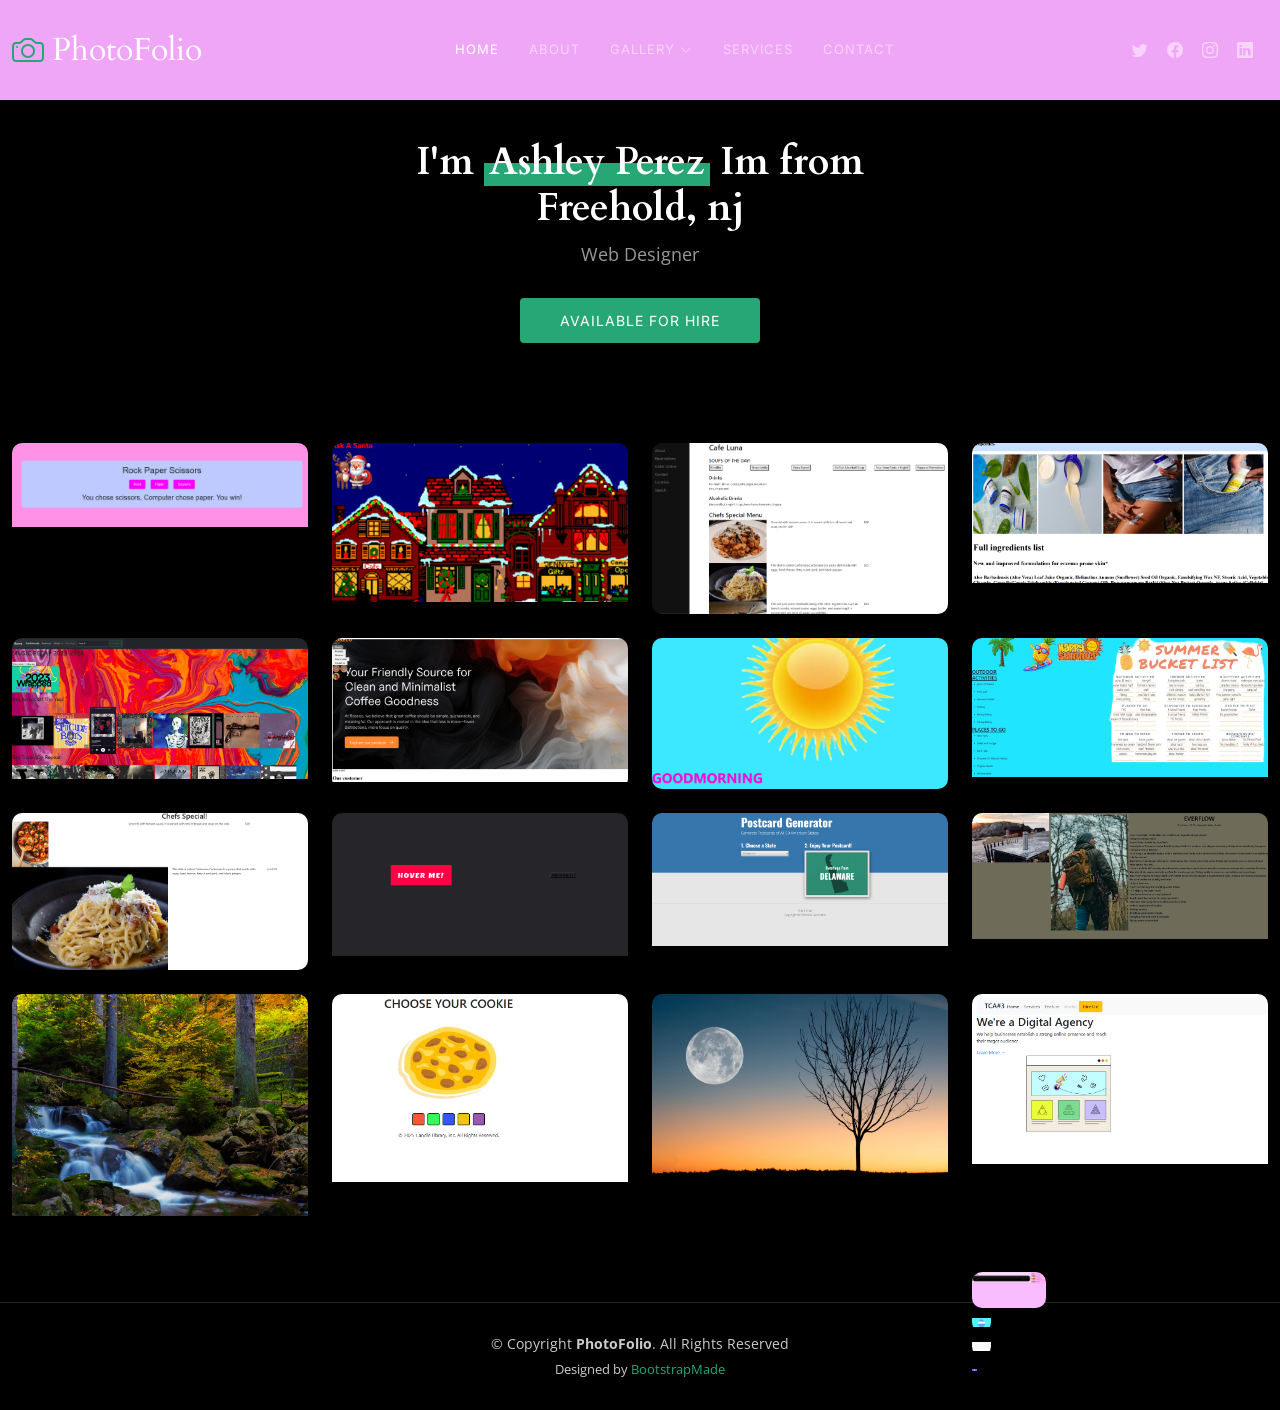
<file: index.html>
<!DOCTYPE html>
<html lang="en">

<head>
  <meta charset="utf-8">
  <meta content="width=device-width, initial-scale=1.0" name="viewport">

  <title>PhotoFolio Bootstrap Template - Index</title>
  <meta content="" name="description">
  <meta content="" name="keywords">

  <!-- Favicons -->
  <link href="assets/img/favicon.png" rel="icon">
  <link href="assets/img/apple-touch-icon.png" rel="apple-touch-icon">

  <!-- Google Fonts -->
  <link rel="preconnect" href="https://fonts.googleapis.com">
  <link rel="preconnect" href="https://fonts.gstatic.com" crossorigin>
  <link href="https://fonts.googleapis.com/css2?family=Open+Sans:ital,wght@0,300;0,400;0,500;0,600;0,700;1,300;1,400;1,600;1,700&family=Inter:ital,wght@0,300;0,400;0,500;0,600;0,700;1,300;1,400;1,500;1,600;1,700&family=Cardo:ital,wght@0,400;0,700;1,400&display=swap" rel="stylesheet">

  <!-- Vendor CSS Files -->
  <link href="assets/vendor/bootstrap/css/bootstrap.min.css" rel="stylesheet">
  <link href="assets/vendor/bootstrap-icons/bootstrap-icons.css" rel="stylesheet">
  <link href="assets/vendor/swiper/swiper-bundle.min.css" rel="stylesheet">
  <link href="assets/vendor/glightbox/css/glightbox.min.css" rel="stylesheet">
  <link href="assets/vendor/aos/aos.css" rel="stylesheet">

  <!-- Template Main CSS File -->
  <link href="assets/css/main.css" rel="stylesheet">

  <!-- =======================================================
  * Template Name: PhotoFolio
  * Template URL: https://bootstrapmade.com/photofolio-bootstrap-photography-website-template/
  * Updated: Mar 17 2024 with Bootstrap v5.3.3
  * Author: BootstrapMade.com
  * License: https://bootstrapmade.com/license/
  ======================================================== -->
</head>

<body>

  <!-- ======= Header ======= -->
  <header id="header" class="header d-flex align-items-center fixed-top">
    <div class="container-fluid d-flex align-items-center justify-content-between">

      <a href="index.html" class="logo d-flex align-items-center  me-auto me-lg-0">
        <!-- Uncomment the line below if you also wish to use an image logo -->
        <!-- <img src="assets/img/logo.png" alt=""> -->
        <i class="bi bi-camera"></i>
        <h1>PhotoFolio</h1>
      </a>

      <nav id="navbar" class="navbar">
        <ul>
          <li><a href="index.html" class="active">Home</a></li>
          <li><a href="about.html">About</a></li>
          <li class="dropdown"><a href="#"><span>Gallery</span> <i class="bi bi-chevron-down dropdown-indicator"></i></a>
            <ul>
              <li><a href="gallery.html">Nature</a></li>
              <li><a href="gallery.html">People</a></li>
              <li><a href="gallery.html">Architecture</a></li>
              <li><a href="gallery.html">Animals</a></li>
              <li><a href="gallery.html">Sports</a></li>
              <li><a href="gallery.html">Travel</a></li>
              <li class="dropdown"><a href="#"><span>Sub Menu</span> <i class="bi bi-chevron-down dropdown-indicator"></i></a>
                <ul>
                  <li><a href="#">Sub Menu 1</a></li>
                  <li><a href="#">Sub Menu 2</a></li>
                  <li><a href="#">Sub Menu 3</a></li>
                </ul>
              </li>
            </ul>
          </li>
          <li><a href="services.html">Services</a></li>
          <li><a href="contact.html">Contact</a></li>
        </ul>
      </nav><!-- .navbar -->

      <div class="header-social-links">
        <a href="#" class="twitter"><i class="bi bi-twitter"></i></a>
        <a href="#" class="facebook"><i class="bi bi-facebook"></i></a>
        <a href="#" class="instagram"><i class="bi bi-instagram"></i></a>
        <a href="#" class="linkedin"><i class="bi bi-linkedin"></i></i></a>
      </div>
      <i class="mobile-nav-toggle mobile-nav-show bi bi-list"></i>
      <i class="mobile-nav-toggle mobile-nav-hide d-none bi bi-x"></i>

    </div>
  </header><!-- End Header -->

  <!-- ======= Hero Section ======= -->
  <section id="hero" class="hero d-flex flex-column justify-content-center align-items-center" data-aos="fade" data-aos-delay="1500">
    <div class="container">
      <div class="row justify-content-center">
        <div class="col-lg-6 text-center">
          <h2>I'm <span>Ashley Perez</span>        Im from Freehold, nj</h2>
          <p>Web Designer</p>
          <a href="contact.html" class="btn-get-started">Available for hire</a>
        </div>
      </div>
    </div>
  </section><!-- End Hero Section -->

  <main id="main" data-aos="fade" data-aos-delay="1500">

    <!-- ======= Gallery Section ======= -->
    <section id="gallery" class="gallery">
      <div class="container-fluid">

        <div class="row gy-4 justify-content-center">
          <div class="col-xl-3 col-lg-4 col-md-6">
            <div class="gallery-item h-100">
              <img src="assets/img/gallery/gallery-1.jpg" class="img-fluid" alt="">
              <div class="gallery-links d-flex align-items-center justify-content-center">
                <a href="assets/img/gallery/gallery-1.jpg" title="Gallery 1" class="glightbox preview-link"><i class="bi bi-arrows-angle-expand"></i></a>
                <a href="gallery-single.html" class="details-link"><i class="bi bi-link-45deg"></i></a>
              </div>
            </div>
          </div><!-- End Gallery Item -->
          <div class="col-xl-3 col-lg-4 col-md-6">
            <div class="gallery-item h-100">
              <img src="assets/img/gallery/gallery-2.jpg" class="img-fluid" alt="">
              <div class="gallery-links d-flex align-items-center justify-content-center">
                <a href="assets/img/gallery/gallery-2.jpg" title="Gallery 2" class="glightbox preview-link"><i class="bi bi-arrows-angle-expand"></i></a>
                <a href="gallery-single.html" class="details-link"><i class="bi bi-link-45deg"></i></a>
              </div>
            </div>
          </div><!-- End Gallery Item -->
          <div class="col-xl-3 col-lg-4 col-md-6">
            <div class="gallery-item h-100">
              <img src="assets/img/gallery/gallery-3.jpg" class="img-fluid" alt="">
              <div class="gallery-links d-flex align-items-center justify-content-center">
                <a href="assets/img/gallery/gallery-3.jpg" title="Gallery 3" class="glightbox preview-link"><i class="bi bi-arrows-angle-expand"></i></a>
                <a href="gallery-single.html" class="details-link"><i class="bi bi-link-45deg"></i></a>
              </div>
            </div>
          </div><!-- End Gallery Item -->
          <div class="col-xl-3 col-lg-4 col-md-6">
            <div class="gallery-item h-100">
              <img src="assets/img/gallery/gallery-4.jpg" class="img-fluid" alt="">
              <div class="gallery-links d-flex align-items-center justify-content-center">
                <a href="assets/img/gallery/gallery-4.jpg" title="Gallery 4" class="glightbox preview-link"><i class="bi bi-arrows-angle-expand"></i></a>
                <a href="gallery-single.html" class="details-link"><i class="bi bi-link-45deg"></i></a>
              </div>
            </div>
          </div><!-- End Gallery Item -->
          <div class="col-xl-3 col-lg-4 col-md-6">
            <div class="gallery-item h-100">
              <img src="assets/img/gallery/gallery-5.jpg" class="img-fluid" alt="">
              <div class="gallery-links d-flex align-items-center justify-content-center">
                <a href="assets/img/gallery/gallery-5.jpg" title="Gallery 5" class="glightbox preview-link"><i class="bi bi-arrows-angle-expand"></i></a>
                <a href="gallery-single.html" class="details-link"><i class="bi bi-link-45deg"></i></a>
              </div>
            </div>
          </div><!-- End Gallery Item -->
          <div class="col-xl-3 col-lg-4 col-md-6">
            <div class="gallery-item h-100">
              <img src="assets/img/gallery/gallery-6.jpg" class="img-fluid" alt="">
              <div class="gallery-links d-flex align-items-center justify-content-center">
                <a href="assets/img/gallery/gallery-6.jpg" title="Gallery 6" class="glightbox preview-link"><i class="bi bi-arrows-angle-expand"></i></a>
                <a href="gallery-single.html" class="details-link"><i class="bi bi-link-45deg"></i></a>
              </div>
            </div>
          </div><!-- End Gallery Item -->
          <div class="col-xl-3 col-lg-4 col-md-6">
            <div class="gallery-item h-100">
              <img src="assets/img/gallery/gallery-7.jpg" class="img-fluid" alt="">
              <div class="gallery-links d-flex align-items-center justify-content-center">
                <a href="assets/img/gallery/gallery-7.jpg" title="Gallery 7" class="glightbox preview-link"><i class="bi bi-arrows-angle-expand"></i></a>
                <a href="gallery-single.html" class="details-link"><i class="bi bi-link-45deg"></i></a>
              </div>
            </div>
          </div><!-- End Gallery Item -->
          <div class="col-xl-3 col-lg-4 col-md-6">
            <div class="gallery-item h-100">
              <img src="assets/img/gallery/gallery-8.jpg" class="img-fluid" alt="">
              <div class="gallery-links d-flex align-items-center justify-content-center">
                <a href="assets/img/gallery/gallery-8.jpg" title="Gallery 8" class="glightbox preview-link"><i class="bi bi-arrows-angle-expand"></i></a>
                <a href="gallery-single.html" class="details-link"><i class="bi bi-link-45deg"></i></a>
              </div>
            </div>
          </div><!-- End Gallery Item -->
          <div class="col-xl-3 col-lg-4 col-md-6">
            <div class="gallery-item h-100">
              <img src="assets/img/gallery/gallery-9.jpg" class="img-fluid" alt="">
              <div class="gallery-links d-flex align-items-center justify-content-center">
                <a href="assets/img/gallery/gallery-9.jpg" title="Gallery 9" class="glightbox preview-link"><i class="bi bi-arrows-angle-expand"></i></a>
                <a href="gallery-single.html" class="details-link"><i class="bi bi-link-45deg"></i></a>
              </div>
            </div>
          </div><!-- End Gallery Item -->
          <div class="col-xl-3 col-lg-4 col-md-6">
            <div class="gallery-item h-100">
              <img src="assets/img/gallery/gallery-10.jpg" class="img-fluid" alt="">
              <div class="gallery-links d-flex align-items-center justify-content-center">
                <a href="assets/img/gallery/gallery-10.jpg" title="Gallery 10" class="glightbox preview-link"><i class="bi bi-arrows-angle-expand"></i></a>
                <a href="gallery-single.html" class="details-link"><i class="bi bi-link-45deg"></i></a>
              </div>
            </div>
          </div><!-- End Gallery Item -->
          <div class="col-xl-3 col-lg-4 col-md-6">
            <div class="gallery-item h-100">
              <img src="assets/img/gallery/gallery-11.jpg" class="img-fluid" alt="">
              <div class="gallery-links d-flex align-items-center justify-content-center">
                <a href="assets/img/gallery/gallery-11.jpg" title="Gallery 11" class="glightbox preview-link"><i class="bi bi-arrows-angle-expand"></i></a>
                <a href="gallery-single.html" class="details-link"><i class="bi bi-link-45deg"></i></a>
              </div>
            </div>
          </div><!-- End Gallery Item -->
          <div class="col-xl-3 col-lg-4 col-md-6">
            <div class="gallery-item h-100">
              <img src="assets/img/gallery/gallery-12.jpg" class="img-fluid" alt="">
              <div class="gallery-links d-flex align-items-center justify-content-center">
                <a href="assets/img/gallery/gallery-12.jpg" title="Gallery 12" class="glightbox preview-link"><i class="bi bi-arrows-angle-expand"></i></a>
                <a href="gallery-single.html" class="details-link"><i class="bi bi-link-45deg"></i></a>
              </div>
            </div>
          </div><!-- End Gallery Item -->
          <div class="col-xl-3 col-lg-4 col-md-6">
            <div class="gallery-item h-100">
              <img src="assets/img/gallery/gallery-13.jpg" class="img-fluid" alt="">
              <div class="gallery-links d-flex align-items-center justify-content-center">
                <a href="assets/img/gallery/gallery-13.jpg" title="Gallery 13" class="glightbox preview-link"><i class="bi bi-arrows-angle-expand"></i></a>
                <a href="gallery-single.html" class="details-link"><i class="bi bi-link-45deg"></i></a>
              </div>
            </div>
          </div><!-- End Gallery Item -->
          <div class="col-xl-3 col-lg-4 col-md-6">
            <div class="gallery-item h-100">
              <img src="assets/img/gallery/gallery-14.jpg" class="img-fluid" alt="">
              <div class="gallery-links d-flex align-items-center justify-content-center">
                <a href="assets/img/gallery/gallery-14.jpg" title="Gallery 14" class="glightbox preview-link"><i class="bi bi-arrows-angle-expand"></i></a>
                <a href="gallery-single.html" class="details-link"><i class="bi bi-link-45deg"></i></a>
              </div>
            </div>
          </div><!-- End Gallery Item -->
          <div class="col-xl-3 col-lg-4 col-md-6">
            <div class="gallery-item h-100">
              <img src="assets/img/gallery/gallery-15.jpg" class="img-fluid" alt="">
              <div class="gallery-links d-flex align-items-center justify-content-center">
                <a href="assets/img/gallery/gallery-15.jpg" title="Gallery 15" class="glightbox preview-link"><i class="bi bi-arrows-angle-expand"></i></a>
                <a href="gallery-single.html" class="details-link"><i class="bi bi-link-45deg"></i></a>
              </div>
            </div>
          </div><!-- End Gallery Item -->
          <div class="col-xl-3 col-lg-4 col-md-6">
            <div class="gallery-item h-100">
              <img src="assets/img/gallery/gallery-16.jpg" class="img-fluid" alt="">
              <div class="gallery-links d-flex align-items-center justify-content-center">
                <a href="assets/img/gallery/gallery-16.jpg" title="Gallery 16" class="glightbox preview-link"><i class="bi bi-arrows-angle-expand"></i></a>
                <a href="gallery-single.html" class="details-link"><i class="bi bi-link-45deg"></i></a>
              </div>
              </div><!-- End Gallery Item -->
          <div class="col-xl-3 col-lg-4 col-md-6">
            <div class="gallery-item h-100">
              <img src="assets/img/gallery/Screenshot 2025-10-21 075334.png" class="img-fluid" alt="">
              <div class="gallery-links d-flex align-items-center justify-content-center">
                <a href="assets/img/gallery/Screenshot 2025-10-21 075334.png" title="Gallery 16" class="glightbox preview-link"><i class="bi bi-arrows-angle-expand"></i></a>
                <a href="gallery-single.html" class="details-link"><i class="bi bi-link-45deg"></i></a>
              </div>

          </div><!-- End Gallery Item -->
          <div class="col-xl-3 col-lg-4 col-md-6">
            <div class="gallery-item h-100">
              <img src="assets/img/gallery/Screenshot 2026-03-02 091357.png" class="img-fluid" alt="">
              <div class="gallery-links d-flex align-items-center justify-content-center">
                <a href="assets/img/gallery/Screenshot 2026-03-02 091357.png" title="Gallery 16" class="glightbox preview-link"><i class="bi bi-arrows-angle-expand"></i></a>
                <a href="gallery-single.html" class="details-link"><i class="bi bi-link-45deg"></i></a>
              </div>
        </div>    </div><!-- End Gallery Item -->
          <div class="col-xl-3 col-lg-4 col-md-6">
            <div class="gallery-item h-100">
              <img src="assets/img/gallery/Screenshot 2026-03-02 091604.png" class="img-fluid" alt="">
              <div class="gallery-links d-flex align-items-center justify-content-center">
                <a href="assets/img/gallery/Screenshot 2026-03-02 091604.png" title="Gallery 16" class="glightbox preview-link"><i class="bi bi-arrows-angle-expand"></i></a>
                <a href="gallery-single.html" class="details-link"><i class="bi bi-link-45deg"></i></a>
              </div>
                  </div><!-- End Gallery Item -->
          <div class="col-xl-3 col-lg-4 col-md-6">
            <div class="gallery-item h-100">
              <img src="assets/img/gallery/Screenshot 2026-03-02 091847.png" class="img-fluid" alt="">
              <div class="gallery-links d-flex align-items-center justify-content-center">
                <a href="assets/img/gallery/Screenshot 2026-03-02 091847.png" title="Gallery 16" class="glightbox preview-link"><i class="bi bi-arrows-angle-expand"></i></a>
                <a href="gallery-single.html" class="details-link"><i class="bi bi-link-45deg"></i></a>
              </div>
</div>
      </div>
    </section><!-- End Gallery Section -->

  </main><!-- End #main -->

  <!-- ======= Footer ======= -->
  <footer id="footer" class="footer">
    <div class="container">
      <div class="copyright">
        &copy; Copyright <strong><span>PhotoFolio</span></strong>. All Rights Reserved
      </div>
      <div class="credits">
        <!-- All the links in the footer should remain intact. -->
        <!-- You can delete the links only if you purchased the pro version. -->
        <!-- Licensing information: https://bootstrapmade.com/license/ -->
        <!-- Purchase the pro version with working PHP/AJAX contact form: https://bootstrapmade.com/photofolio-bootstrap-photography-website-template/ -->
        Designed by <a href="https://bootstrapmade.com/">BootstrapMade</a>
      </div>
    </div>
  </footer><!-- End Footer -->

  <a href="#" class="scroll-top d-flex align-items-center justify-content-center"><i class="bi bi-arrow-up-short"></i></a>

  <div id="preloader">
    <div class="line"></div>
  </div>

  <!-- Vendor JS Files -->
  <script src="assets/vendor/bootstrap/js/bootstrap.bundle.min.js"></script>
  <script src="assets/vendor/swiper/swiper-bundle.min.js"></script>
  <script src="assets/vendor/glightbox/js/glightbox.min.js"></script>
  <script src="assets/vendor/aos/aos.js"></script>
  <script src="assets/vendor/php-email-form/validate.js"></script>

  <!-- Template Main JS File -->
  <script src="assets/js/main.js"></script>

</body>

</html>
</file>
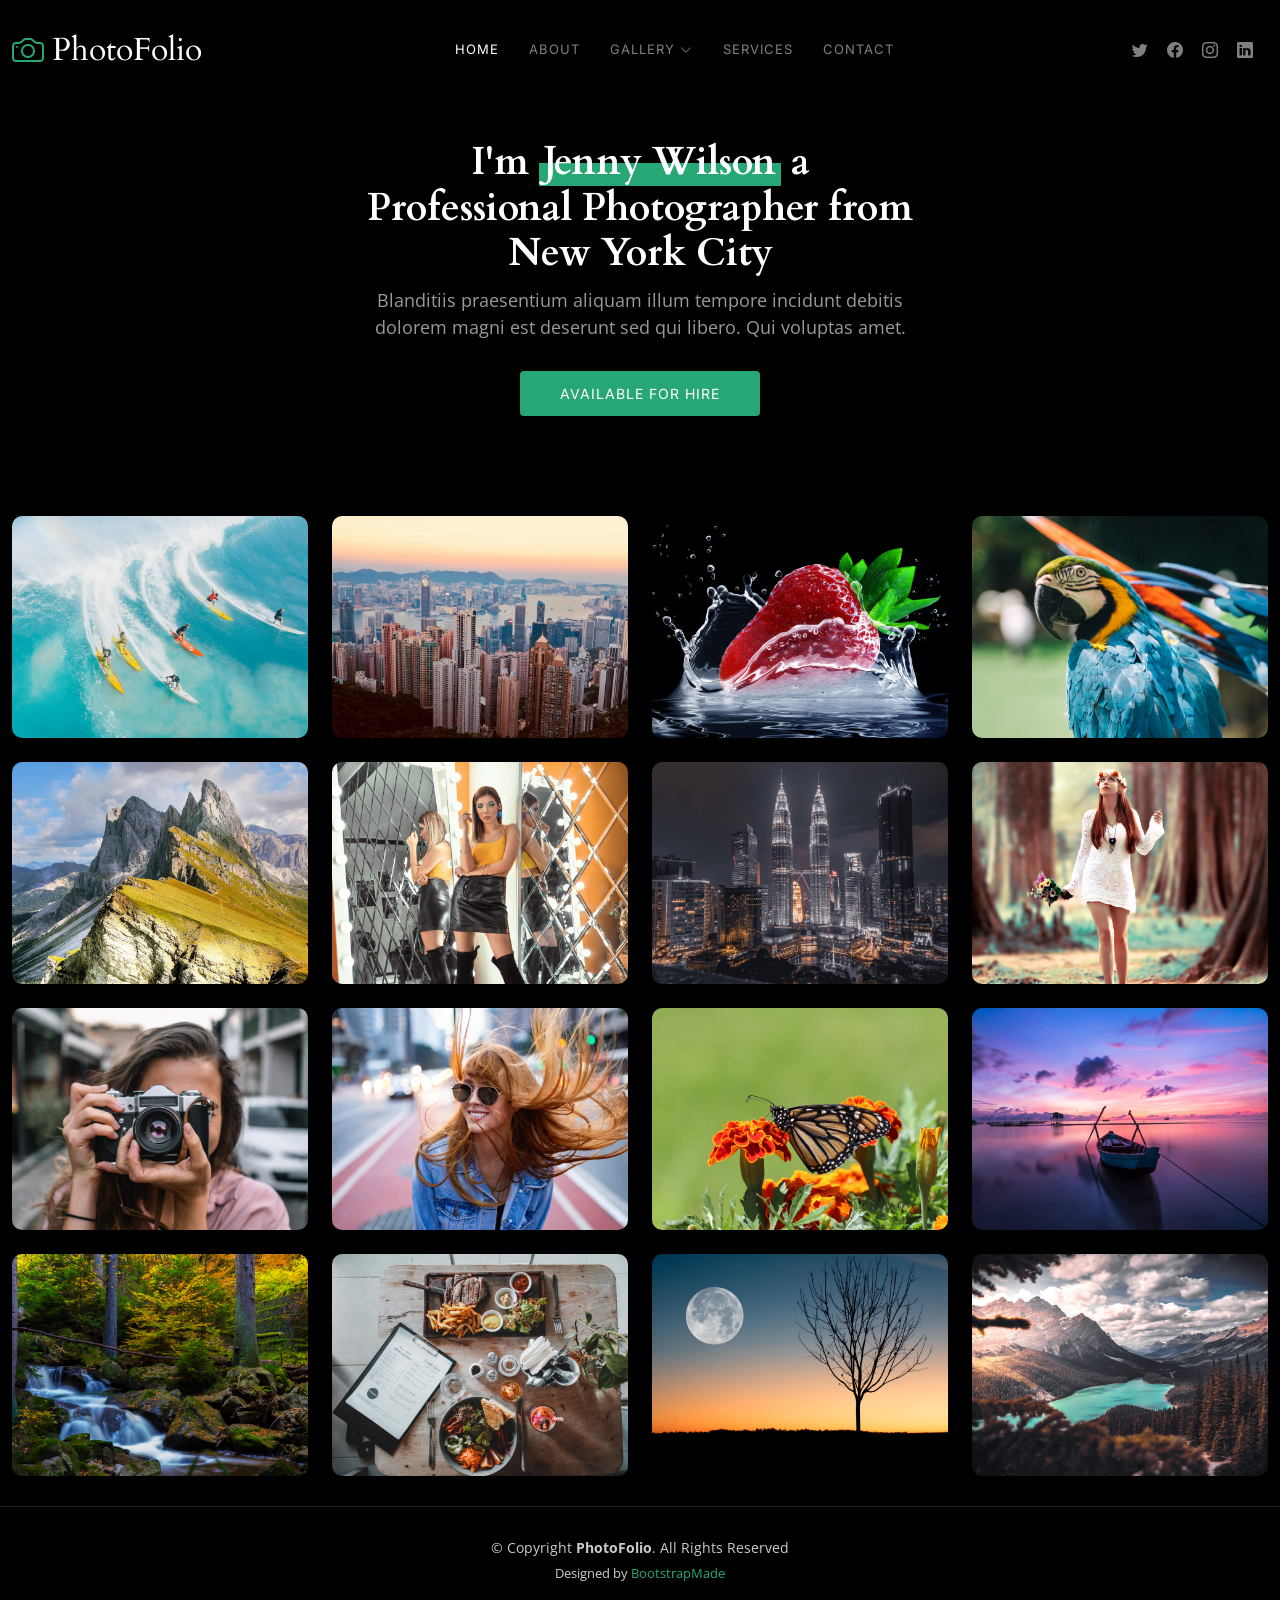
<file: PhotoFolio/index.html>
<!DOCTYPE html>
<html lang="en">

<head>
  <meta charset="utf-8">
  <meta content="width=device-width, initial-scale=1.0" name="viewport">

  <title>PhotoFolio Bootstrap Template - Index</title>
  <meta content="" name="description">
  <meta content="" name="keywords">

  <!-- Favicons -->
  <link href="assets/img/favicon.png" rel="icon">
  <link href="assets/img/apple-touch-icon.png" rel="apple-touch-icon">

  <!-- Google Fonts -->
  <link rel="preconnect" href="https://fonts.googleapis.com">
  <link rel="preconnect" href="https://fonts.gstatic.com" crossorigin>
  <link href="https://fonts.googleapis.com/css2?family=Open+Sans:ital,wght@0,300;0,400;0,500;0,600;0,700;1,300;1,400;1,600;1,700&family=Inter:ital,wght@0,300;0,400;0,500;0,600;0,700;1,300;1,400;1,500;1,600;1,700&family=Cardo:ital,wght@0,400;0,700;1,400&display=swap" rel="stylesheet">

  <!-- Vendor CSS Files -->
  <link href="assets/vendor/bootstrap/css/bootstrap.min.css" rel="stylesheet">
  <link href="assets/vendor/bootstrap-icons/bootstrap-icons.css" rel="stylesheet">
  <link href="assets/vendor/swiper/swiper-bundle.min.css" rel="stylesheet">
  <link href="assets/vendor/glightbox/css/glightbox.min.css" rel="stylesheet">
  <link href="assets/vendor/aos/aos.css" rel="stylesheet">

  <!-- Template Main CSS File -->
  <link href="assets/css/main.css" rel="stylesheet">

  <!-- =======================================================
  * Template Name: PhotoFolio
  * Template URL: https://bootstrapmade.com/photofolio-bootstrap-photography-website-template/
  * Updated: Mar 17 2024 with Bootstrap v5.3.3
  * Author: BootstrapMade.com
  * License: https://bootstrapmade.com/license/
  ======================================================== -->
</head>

<body>

  <!-- ======= Header ======= -->
  <header id="header" class="header d-flex align-items-center fixed-top">
    <div class="container-fluid d-flex align-items-center justify-content-between">

      <a href="index.html" class="logo d-flex align-items-center  me-auto me-lg-0">
        <!-- Uncomment the line below if you also wish to use an image logo -->
        <!-- <img src="assets/img/logo.png" alt=""> -->
        <i class="bi bi-camera"></i>
        <h1>PhotoFolio</h1>
      </a>

      <nav id="navbar" class="navbar">
        <ul>
          <li><a href="index.html" class="active">Home</a></li>
          <li><a href="about.html">About</a></li>
          <li class="dropdown"><a href="#"><span>Gallery</span> <i class="bi bi-chevron-down dropdown-indicator"></i></a>
            <ul>
              <li><a href="gallery.html">Nature</a></li>
              <li><a href="gallery.html">People</a></li>
              <li><a href="gallery.html">Architecture</a></li>
              <li><a href="gallery.html">Animals</a></li>
              <li><a href="gallery.html">Sports</a></li>
              <li><a href="gallery.html">Travel</a></li>
              <li class="dropdown"><a href="#"><span>Sub Menu</span> <i class="bi bi-chevron-down dropdown-indicator"></i></a>
                <ul>
                  <li><a href="#">Sub Menu 1</a></li>
                  <li><a href="#">Sub Menu 2</a></li>
                  <li><a href="#">Sub Menu 3</a></li>
                </ul>
              </li>
            </ul>
          </li>
          <li><a href="services.html">Services</a></li>
          <li><a href="contact.html">Contact</a></li>
        </ul>
      </nav><!-- .navbar -->

      <div class="header-social-links">
        <a href="#" class="twitter"><i class="bi bi-twitter"></i></a>
        <a href="#" class="facebook"><i class="bi bi-facebook"></i></a>
        <a href="#" class="instagram"><i class="bi bi-instagram"></i></a>
        <a href="#" class="linkedin"><i class="bi bi-linkedin"></i></i></a>
      </div>
      <i class="mobile-nav-toggle mobile-nav-show bi bi-list"></i>
      <i class="mobile-nav-toggle mobile-nav-hide d-none bi bi-x"></i>

    </div>
  </header><!-- End Header -->

  <!-- ======= Hero Section ======= -->
  <section id="hero" class="hero d-flex flex-column justify-content-center align-items-center" data-aos="fade" data-aos-delay="1500">
    <div class="container">
      <div class="row justify-content-center">
        <div class="col-lg-6 text-center">
          <h2>I'm <span>Jenny Wilson</span> a Professional Photographer from New York City</h2>
          <p>Blanditiis praesentium aliquam illum tempore incidunt debitis dolorem magni est deserunt sed qui libero. Qui voluptas amet.</p>
          <a href="contact.html" class="btn-get-started">Available for hire</a>
        </div>
      </div>
    </div>
  </section><!-- End Hero Section -->

  <main id="main" data-aos="fade" data-aos-delay="1500">

    <!-- ======= Gallery Section ======= -->
    <section id="gallery" class="gallery">
      <div class="container-fluid">

        <div class="row gy-4 justify-content-center">
          <div class="col-xl-3 col-lg-4 col-md-6">
            <div class="gallery-item h-100">
              <img src="assets/img/gallery/gallery-1.jpg" class="img-fluid" alt="">
              <div class="gallery-links d-flex align-items-center justify-content-center">
                <a href="assets/img/gallery/gallery-1.jpg" title="Gallery 1" class="glightbox preview-link"><i class="bi bi-arrows-angle-expand"></i></a>
                <a href="gallery-single.html" class="details-link"><i class="bi bi-link-45deg"></i></a>
              </div>
            </div>
          </div><!-- End Gallery Item -->
          <div class="col-xl-3 col-lg-4 col-md-6">
            <div class="gallery-item h-100">
              <img src="assets/img/gallery/gallery-2.jpg" class="img-fluid" alt="">
              <div class="gallery-links d-flex align-items-center justify-content-center">
                <a href="assets/img/gallery/gallery-2.jpg" title="Gallery 2" class="glightbox preview-link"><i class="bi bi-arrows-angle-expand"></i></a>
                <a href="gallery-single.html" class="details-link"><i class="bi bi-link-45deg"></i></a>
              </div>
            </div>
          </div><!-- End Gallery Item -->
          <div class="col-xl-3 col-lg-4 col-md-6">
            <div class="gallery-item h-100">
              <img src="assets/img/gallery/gallery-3.jpg" class="img-fluid" alt="">
              <div class="gallery-links d-flex align-items-center justify-content-center">
                <a href="assets/img/gallery/gallery-3.jpg" title="Gallery 3" class="glightbox preview-link"><i class="bi bi-arrows-angle-expand"></i></a>
                <a href="gallery-single.html" class="details-link"><i class="bi bi-link-45deg"></i></a>
              </div>
            </div>
          </div><!-- End Gallery Item -->
          <div class="col-xl-3 col-lg-4 col-md-6">
            <div class="gallery-item h-100">
              <img src="assets/img/gallery/gallery-4.jpg" class="img-fluid" alt="">
              <div class="gallery-links d-flex align-items-center justify-content-center">
                <a href="assets/img/gallery/gallery-4.jpg" title="Gallery 4" class="glightbox preview-link"><i class="bi bi-arrows-angle-expand"></i></a>
                <a href="gallery-single.html" class="details-link"><i class="bi bi-link-45deg"></i></a>
              </div>
            </div>
          </div><!-- End Gallery Item -->
          <div class="col-xl-3 col-lg-4 col-md-6">
            <div class="gallery-item h-100">
              <img src="assets/img/gallery/gallery-5.jpg" class="img-fluid" alt="">
              <div class="gallery-links d-flex align-items-center justify-content-center">
                <a href="assets/img/gallery/gallery-5.jpg" title="Gallery 5" class="glightbox preview-link"><i class="bi bi-arrows-angle-expand"></i></a>
                <a href="gallery-single.html" class="details-link"><i class="bi bi-link-45deg"></i></a>
              </div>
            </div>
          </div><!-- End Gallery Item -->
          <div class="col-xl-3 col-lg-4 col-md-6">
            <div class="gallery-item h-100">
              <img src="assets/img/gallery/gallery-6.jpg" class="img-fluid" alt="">
              <div class="gallery-links d-flex align-items-center justify-content-center">
                <a href="assets/img/gallery/gallery-6.jpg" title="Gallery 6" class="glightbox preview-link"><i class="bi bi-arrows-angle-expand"></i></a>
                <a href="gallery-single.html" class="details-link"><i class="bi bi-link-45deg"></i></a>
              </div>
            </div>
          </div><!-- End Gallery Item -->
          <div class="col-xl-3 col-lg-4 col-md-6">
            <div class="gallery-item h-100">
              <img src="assets/img/gallery/gallery-7.jpg" class="img-fluid" alt="">
              <div class="gallery-links d-flex align-items-center justify-content-center">
                <a href="assets/img/gallery/gallery-7.jpg" title="Gallery 7" class="glightbox preview-link"><i class="bi bi-arrows-angle-expand"></i></a>
                <a href="gallery-single.html" class="details-link"><i class="bi bi-link-45deg"></i></a>
              </div>
            </div>
          </div><!-- End Gallery Item -->
          <div class="col-xl-3 col-lg-4 col-md-6">
            <div class="gallery-item h-100">
              <img src="assets/img/gallery/gallery-8.jpg" class="img-fluid" alt="">
              <div class="gallery-links d-flex align-items-center justify-content-center">
                <a href="assets/img/gallery/gallery-8.jpg" title="Gallery 8" class="glightbox preview-link"><i class="bi bi-arrows-angle-expand"></i></a>
                <a href="gallery-single.html" class="details-link"><i class="bi bi-link-45deg"></i></a>
              </div>
            </div>
          </div><!-- End Gallery Item -->
          <div class="col-xl-3 col-lg-4 col-md-6">
            <div class="gallery-item h-100">
              <img src="assets/img/gallery/gallery-9.jpg" class="img-fluid" alt="">
              <div class="gallery-links d-flex align-items-center justify-content-center">
                <a href="assets/img/gallery/gallery-9.jpg" title="Gallery 9" class="glightbox preview-link"><i class="bi bi-arrows-angle-expand"></i></a>
                <a href="gallery-single.html" class="details-link"><i class="bi bi-link-45deg"></i></a>
              </div>
            </div>
          </div><!-- End Gallery Item -->
          <div class="col-xl-3 col-lg-4 col-md-6">
            <div class="gallery-item h-100">
              <img src="assets/img/gallery/gallery-10.jpg" class="img-fluid" alt="">
              <div class="gallery-links d-flex align-items-center justify-content-center">
                <a href="assets/img/gallery/gallery-10.jpg" title="Gallery 10" class="glightbox preview-link"><i class="bi bi-arrows-angle-expand"></i></a>
                <a href="gallery-single.html" class="details-link"><i class="bi bi-link-45deg"></i></a>
              </div>
            </div>
          </div><!-- End Gallery Item -->
          <div class="col-xl-3 col-lg-4 col-md-6">
            <div class="gallery-item h-100">
              <img src="assets/img/gallery/gallery-11.jpg" class="img-fluid" alt="">
              <div class="gallery-links d-flex align-items-center justify-content-center">
                <a href="assets/img/gallery/gallery-11.jpg" title="Gallery 11" class="glightbox preview-link"><i class="bi bi-arrows-angle-expand"></i></a>
                <a href="gallery-single.html" class="details-link"><i class="bi bi-link-45deg"></i></a>
              </div>
            </div>
          </div><!-- End Gallery Item -->
          <div class="col-xl-3 col-lg-4 col-md-6">
            <div class="gallery-item h-100">
              <img src="assets/img/gallery/gallery-12.jpg" class="img-fluid" alt="">
              <div class="gallery-links d-flex align-items-center justify-content-center">
                <a href="assets/img/gallery/gallery-12.jpg" title="Gallery 12" class="glightbox preview-link"><i class="bi bi-arrows-angle-expand"></i></a>
                <a href="gallery-single.html" class="details-link"><i class="bi bi-link-45deg"></i></a>
              </div>
            </div>
          </div><!-- End Gallery Item -->
          <div class="col-xl-3 col-lg-4 col-md-6">
            <div class="gallery-item h-100">
              <img src="assets/img/gallery/gallery-13.jpg" class="img-fluid" alt="">
              <div class="gallery-links d-flex align-items-center justify-content-center">
                <a href="assets/img/gallery/gallery-13.jpg" title="Gallery 13" class="glightbox preview-link"><i class="bi bi-arrows-angle-expand"></i></a>
                <a href="gallery-single.html" class="details-link"><i class="bi bi-link-45deg"></i></a>
              </div>
            </div>
          </div><!-- End Gallery Item -->
          <div class="col-xl-3 col-lg-4 col-md-6">
            <div class="gallery-item h-100">
              <img src="assets/img/gallery/gallery-14.jpg" class="img-fluid" alt="">
              <div class="gallery-links d-flex align-items-center justify-content-center">
                <a href="assets/img/gallery/gallery-14.jpg" title="Gallery 14" class="glightbox preview-link"><i class="bi bi-arrows-angle-expand"></i></a>
                <a href="gallery-single.html" class="details-link"><i class="bi bi-link-45deg"></i></a>
              </div>
            </div>
          </div><!-- End Gallery Item -->
          <div class="col-xl-3 col-lg-4 col-md-6">
            <div class="gallery-item h-100">
              <img src="assets/img/gallery/gallery-15.jpg" class="img-fluid" alt="">
              <div class="gallery-links d-flex align-items-center justify-content-center">
                <a href="assets/img/gallery/gallery-15.jpg" title="Gallery 15" class="glightbox preview-link"><i class="bi bi-arrows-angle-expand"></i></a>
                <a href="gallery-single.html" class="details-link"><i class="bi bi-link-45deg"></i></a>
              </div>
            </div>
          </div><!-- End Gallery Item -->
          <div class="col-xl-3 col-lg-4 col-md-6">
            <div class="gallery-item h-100">
              <img src="assets/img/gallery/gallery-16.jpg" class="img-fluid" alt="">
              <div class="gallery-links d-flex align-items-center justify-content-center">
                <a href="assets/img/gallery/gallery-16.jpg" title="Gallery 16" class="glightbox preview-link"><i class="bi bi-arrows-angle-expand"></i></a>
                <a href="gallery-single.html" class="details-link"><i class="bi bi-link-45deg"></i></a>
              </div>
            </div>
          </div><!-- End Gallery Item -->

        </div>

      </div>
    </section><!-- End Gallery Section -->

  </main><!-- End #main -->

  <!-- ======= Footer ======= -->
  <footer id="footer" class="footer">
    <div class="container">
      <div class="copyright">
        &copy; Copyright <strong><span>PhotoFolio</span></strong>. All Rights Reserved
      </div>
      <div class="credits">
        <!-- All the links in the footer should remain intact. -->
        <!-- You can delete the links only if you purchased the pro version. -->
        <!-- Licensing information: https://bootstrapmade.com/license/ -->
        <!-- Purchase the pro version with working PHP/AJAX contact form: https://bootstrapmade.com/photofolio-bootstrap-photography-website-template/ -->
        Designed by <a href="https://bootstrapmade.com/">BootstrapMade</a>
      </div>
    </div>
  </footer><!-- End Footer -->

  <a href="#" class="scroll-top d-flex align-items-center justify-content-center"><i class="bi bi-arrow-up-short"></i></a>

  <div id="preloader">
    <div class="line"></div>
  </div>

  <!-- Vendor JS Files -->
  <script src="assets/vendor/bootstrap/js/bootstrap.bundle.min.js"></script>
  <script src="assets/vendor/swiper/swiper-bundle.min.js"></script>
  <script src="assets/vendor/glightbox/js/glightbox.min.js"></script>
  <script src="assets/vendor/aos/aos.js"></script>
  <script src="assets/vendor/php-email-form/validate.js"></script>

  <!-- Template Main JS File -->
  <script src="assets/js/main.js"></script>

</body>

</html>
</file>
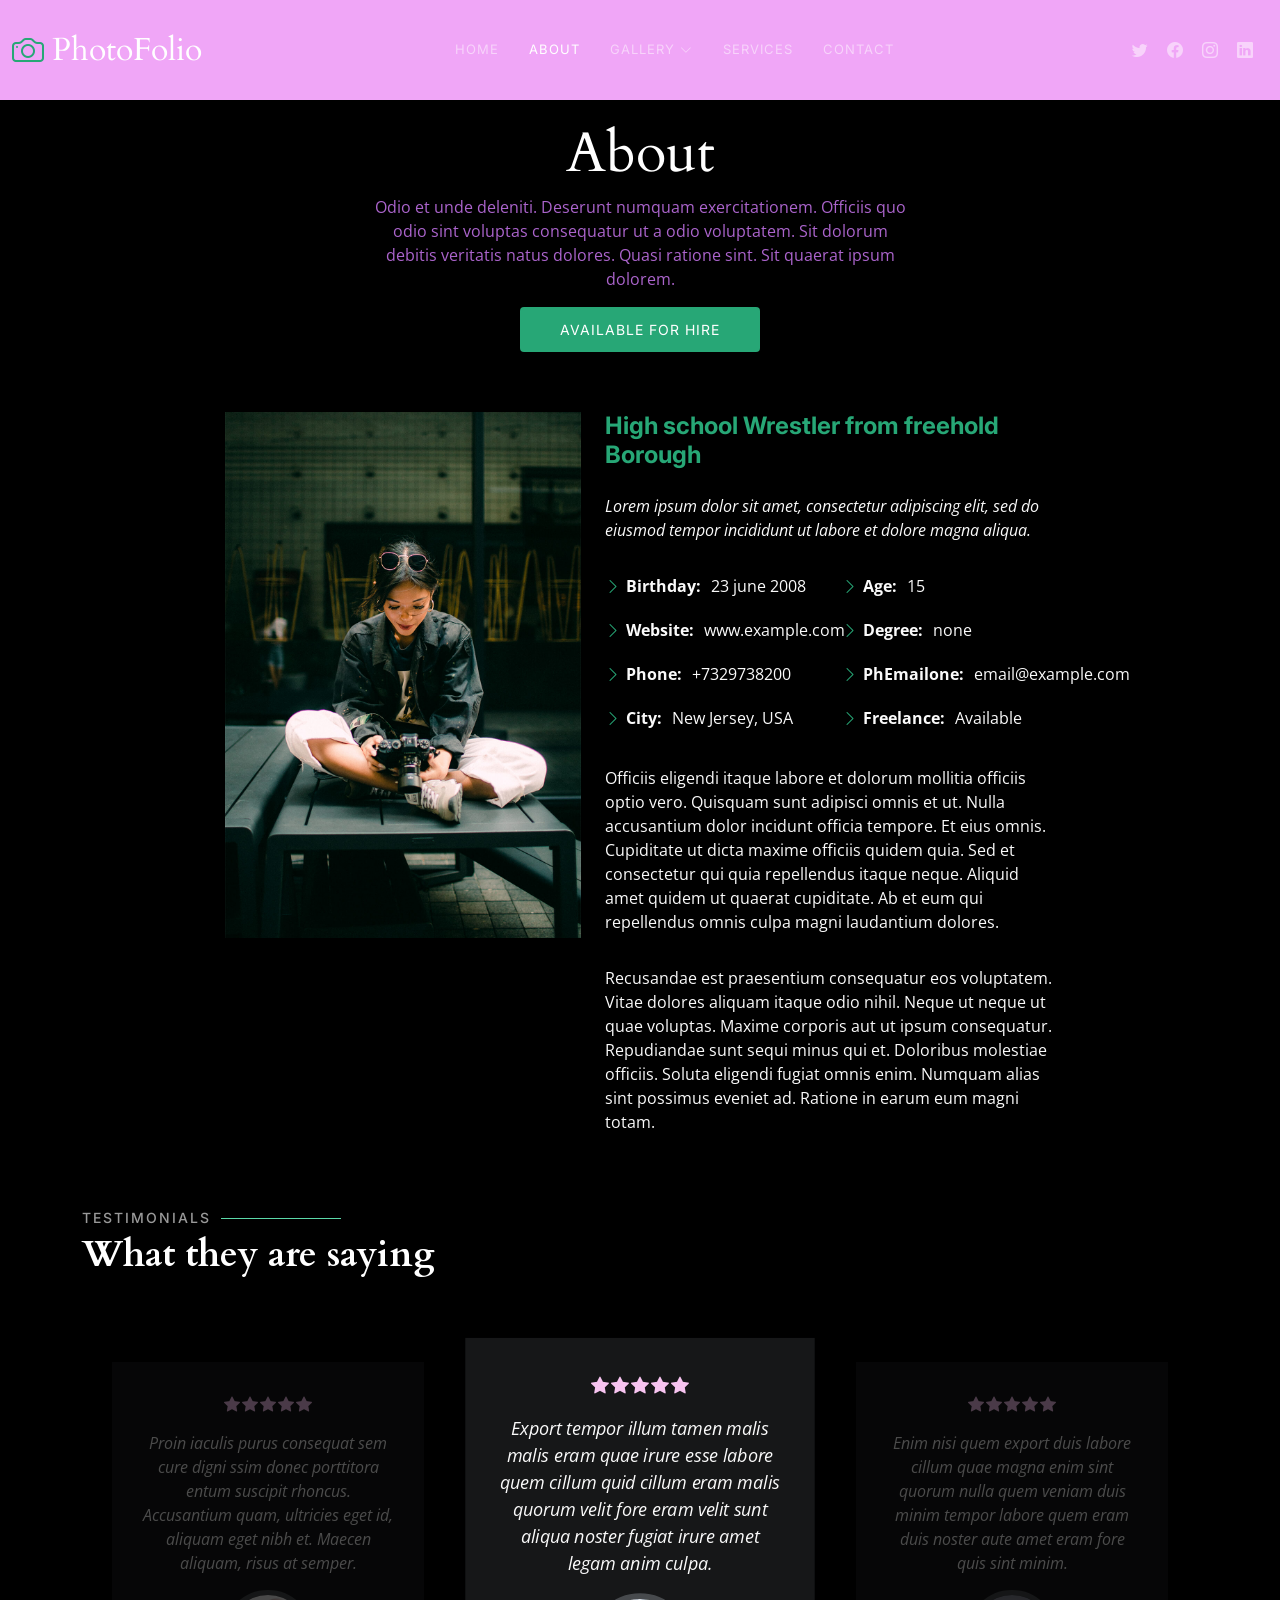
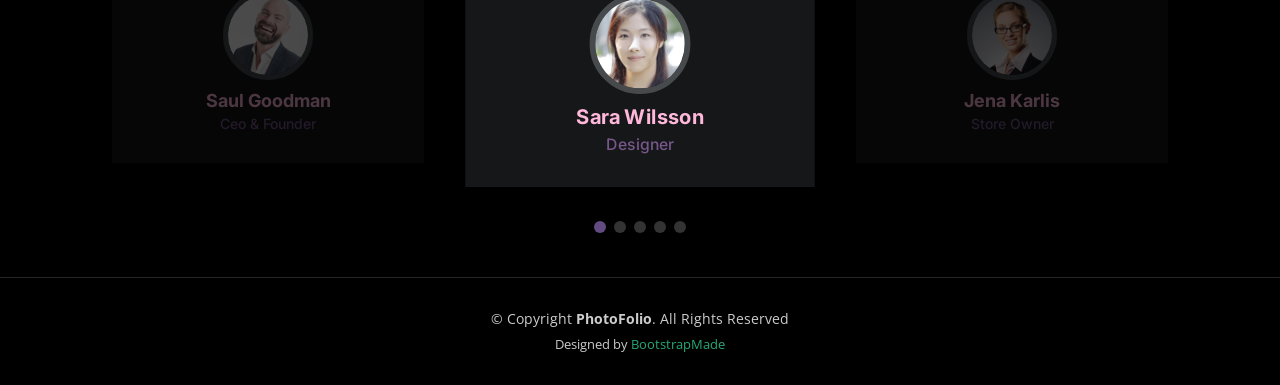
<file: about.html>
<!DOCTYPE html>
<html lang="en">

<head>
  <meta charset="utf-8">
  <meta content="width=device-width, initial-scale=1.0" name="viewport">

  <title>PhotoFolio Bootstrap Template - About</title>
  <meta content="" name="description">
  <meta content="" name="keywords">

  <!-- Favicons -->
  <link href="assets/img/favicon.png" rel="icon">
  <link href="assets/img/apple-touch-icon.png" rel="apple-touch-icon">

  <!-- Google Fonts -->
  <link rel="preconnect" href="https://fonts.googleapis.com">
  <link rel="preconnect" href="https://fonts.gstatic.com" crossorigin>
  <link href="https://fonts.googleapis.com/css2?family=Open+Sans:ital,wght@0,300;0,400;0,500;0,600;0,700;1,300;1,400;1,600;1,700&family=Inter:ital,wght@0,300;0,400;0,500;0,600;0,700;1,300;1,400;1,500;1,600;1,700&family=Cardo:ital,wght@0,400;0,700;1,400&display=swap" rel="stylesheet">

  <!-- Vendor CSS Files -->
  <link href="assets/vendor/bootstrap/css/bootstrap.min.css" rel="stylesheet">
  <link href="assets/vendor/bootstrap-icons/bootstrap-icons.css" rel="stylesheet">
  <link href="assets/vendor/swiper/swiper-bundle.min.css" rel="stylesheet">
  <link href="assets/vendor/glightbox/css/glightbox.min.css" rel="stylesheet">
  <link href="assets/vendor/aos/aos.css" rel="stylesheet">

  <!-- Template Main CSS File -->
  <link href="assets/css/main.css" rel="stylesheet">

  <!-- =======================================================
  * Template Name: PhotoFolio
  * Template URL: https://bootstrapmade.com/photofolio-bootstrap-photography-website-template/
  * Updated: Mar 17 2024 with Bootstrap v5.3.3
  * Author: BootstrapMade.com
  * License: https://bootstrapmade.com/license/
  ======================================================== -->
</head>

<body>

  <!-- ======= Header ======= -->
  <header id="header" class="header d-flex align-items-center fixed-top">
    <div class="container-fluid d-flex align-items-center justify-content-between">

      <a href="index.html" class="logo d-flex align-items-center  me-auto me-lg-0">
        <!-- Uncomment the line below if you also wish to use an image logo -->
        <!-- <img src="assets/img/logo.png" alt=""> -->
        <i class="bi bi-camera"></i>
        <h1>PhotoFolio</h1>
      </a>

      <nav id="navbar" class="navbar">
        <ul>
          <li><a href="index.html">Home</a></li>
          <li><a href="about.html" class="active">About</a></li>
          <li class="dropdown"><a href="#"><span>Gallery</span> <i class="bi bi-chevron-down dropdown-indicator"></i></a>
            <ul>
              <li><a href="gallery.html">Nature</a></li>
              <li><a href="gallery.html">People</a></li>
              <li><a href="gallery.html">Architecture</a></li>
              <li><a href="gallery.html">Animals</a></li>
              <li><a href="gallery.html">Sports</a></li>
              <li><a href="gallery.html">Travel</a></li>
              <li class="dropdown"><a href="#"><span>Sub Menu</span> <i class="bi bi-chevron-down dropdown-indicator"></i></a>
                <ul>
                  <li><a href="#">Sub Menu 1</a></li>
                  <li><a href="#">Sub Menu 2</a></li>
                  <li><a href="#">Sub Menu 3</a></li>
                </ul>
              </li>
            </ul>
          </li>
          <li><a href="services.html">Services</a></li>
          <li><a href="contact.html">Contact</a></li>
        </ul>
      </nav><!-- .navbar -->

      <div class="header-social-links">
        <a href="#" class="twitter"><i class="bi bi-twitter"></i></a>
        <a href="#" class="facebook"><i class="bi bi-facebook"></i></a>
        <a href="#" class="instagram"><i class="bi bi-instagram"></i></a>
        <a href="#" class="linkedin"><i class="bi bi-linkedin"></i></i></a>
      </div>
      <i class="mobile-nav-toggle mobile-nav-show bi bi-list"></i>
      <i class="mobile-nav-toggle mobile-nav-hide d-none bi bi-x"></i>

    </div>
  </header><!-- End Header -->

  <main id="main" data-aos="fade" data-aos-delay="1500">

    <!-- ======= End Page Header ======= -->
    <div class="page-header d-flex align-items-center">
      <div class="container position-relative">
        <div class="row d-flex justify-content-center">
          <div class="col-lg-6 text-center">
            <h2>About</h2>
            <p>Odio et unde deleniti. Deserunt numquam exercitationem. Officiis quo odio sint voluptas consequatur ut a odio voluptatem. Sit dolorum debitis veritatis natus dolores. Quasi ratione sint. Sit quaerat ipsum dolorem.</p>

            <a class="cta-btn" href="contact.html">Available for hire</a>

          </div>
        </div>
      </div>
    </div><!-- End Page Header -->

    <!-- ======= About Section ======= -->
    <section id="about" class="about">
      <div class="container">

        <div class="row gy-4 justify-content-center">
          <div class="col-lg-4">
            <img src="assets/img/profile-img.jpg" class="img-fluid" alt="">
          </div>
          <div class="col-lg-5 content">
            <h2>High school Wrestler from freehold Borough</h2>
            <p class="fst-italic py-3">
              Lorem ipsum dolor sit amet, consectetur adipiscing elit, sed do eiusmod tempor incididunt ut labore et dolore
              magna aliqua.
            </p>
            <div class="row">
              <div class="col-lg-6">
                <ul>
                  <li><i class="bi bi-chevron-right"></i> <strong>Birthday:</strong> <span>23 june 2008</span></li>
                  <li><i class="bi bi-chevron-right"></i> <strong>Website:</strong> <span>www.example.com</span></li>
                  <li><i class="bi bi-chevron-right"></i> <strong>Phone:</strong> <span>+7329738200</span></li>
                  <li><i class="bi bi-chevron-right"></i> <strong>City:</strong> <span>New Jersey, USA</span></li>
                </ul>
              </div>
              <div class="col-lg-6">
                <ul>
                  <li><i class="bi bi-chevron-right"></i> <strong>Age:</strong> <span>15</span></li>
                  <li><i class="bi bi-chevron-right"></i> <strong>Degree:</strong> <span>none</span></li>
                  <li><i class="bi bi-chevron-right"></i> <strong>PhEmailone:</strong> <span>email@example.com</span></li>
                  <li><i class="bi bi-chevron-right"></i> <strong>Freelance:</strong> <span>Available</span></li>
                </ul>
              </div>
            </div>
            <p class="py-3">
              Officiis eligendi itaque labore et dolorum mollitia officiis optio vero. Quisquam sunt adipisci omnis et ut. Nulla accusantium dolor incidunt officia tempore. Et eius omnis.
              Cupiditate ut dicta maxime officiis quidem quia. Sed et consectetur qui quia repellendus itaque neque. Aliquid amet quidem ut quaerat cupiditate. Ab et eum qui repellendus omnis culpa magni laudantium dolores.
            </p>
            <p class="m-0">
              Recusandae est praesentium consequatur eos voluptatem. Vitae dolores aliquam itaque odio nihil. Neque ut neque ut quae voluptas. Maxime corporis aut ut ipsum consequatur. Repudiandae sunt sequi minus qui et. Doloribus molestiae officiis.
              Soluta eligendi fugiat omnis enim. Numquam alias sint possimus eveniet ad. Ratione in earum eum magni totam.
            </p>
          </div>
        </div>

      </div>
    </section><!-- End About Section -->

    <!-- ======= Testimonials Section ======= -->
    <section id="testimonials" class="testimonials">
      <div class="container">

        <div class="section-header">
          <h2>Testimonials</h2>
          <p>What they are saying</p>
        </div>

        <div class="slides-3 swiper">
          <div class="swiper-wrapper">

            <div class="swiper-slide">
              <div class="testimonial-item">
                <div class="stars">
                  <i class="bi bi-star-fill"></i><i class="bi bi-star-fill"></i><i class="bi bi-star-fill"></i><i class="bi bi-star-fill"></i><i class="bi bi-star-fill"></i>
                </div>
                <p>
                  Proin iaculis purus consequat sem cure digni ssim donec porttitora entum suscipit rhoncus. Accusantium quam, ultricies eget id, aliquam eget nibh et. Maecen aliquam, risus at semper.
                </p>
                <div class="profile mt-auto">
                  <img src="assets/img/testimonials/testimonials-1.jpg" class="testimonial-img" alt="">
                  <h3>Saul Goodman</h3>
                  <h4>Ceo &amp; Founder</h4>
                </div>
              </div>
            </div><!-- End testimonial item -->

            <div class="swiper-slide">
              <div class="testimonial-item">
                <div class="stars">
                  <i class="bi bi-star-fill"></i><i class="bi bi-star-fill"></i><i class="bi bi-star-fill"></i><i class="bi bi-star-fill"></i><i class="bi bi-star-fill"></i>
                </div>
                <p>
                  Export tempor illum tamen malis malis eram quae irure esse labore quem cillum quid cillum eram malis quorum velit fore eram velit sunt aliqua noster fugiat irure amet legam anim culpa.
                </p>
                <div class="profile mt-auto">
                  <img src="assets/img/testimonials/testimonials-2.jpg" class="testimonial-img" alt="">
                  <h3>Sara Wilsson</h3>
                  <h4>Designer</h4>
                </div>
              </div>
            </div><!-- End testimonial item -->

            <div class="swiper-slide">
              <div class="testimonial-item">
                <div class="stars">
                  <i class="bi bi-star-fill"></i><i class="bi bi-star-fill"></i><i class="bi bi-star-fill"></i><i class="bi bi-star-fill"></i><i class="bi bi-star-fill"></i>
                </div>
                <p>
                  Enim nisi quem export duis labore cillum quae magna enim sint quorum nulla quem veniam duis minim tempor labore quem eram duis noster aute amet eram fore quis sint minim.
                </p>
                <div class="profile mt-auto">
                  <img src="assets/img/testimonials/testimonials-3.jpg" class="testimonial-img" alt="">
                  <h3>Jena Karlis</h3>
                  <h4>Store Owner</h4>
                </div>
              </div>
            </div><!-- End testimonial item -->

            <div class="swiper-slide">
              <div class="testimonial-item">
                <div class="stars">
                  <i class="bi bi-star-fill"></i><i class="bi bi-star-fill"></i><i class="bi bi-star-fill"></i><i class="bi bi-star-fill"></i><i class="bi bi-star-fill"></i>
                </div>
                <p>
                  Fugiat enim eram quae cillum dolore dolor amet nulla culpa multos export minim fugiat minim velit minim dolor enim duis veniam ipsum anim magna sunt elit fore quem dolore labore illum veniam.
                </p>
                <div class="profile mt-auto">
                  <img src="assets/img/testimonials/testimonials-4.jpg" class="testimonial-img" alt="">
                  <h3>Matt Brandon</h3>
                  <h4>Freelancer</h4>
                </div>
              </div>
            </div><!-- End testimonial item -->

            <div class="swiper-slide">
              <div class="testimonial-item">
                <div class="stars">
                  <i class="bi bi-star-fill"></i><i class="bi bi-star-fill"></i><i class="bi bi-star-fill"></i><i class="bi bi-star-fill"></i><i class="bi bi-star-fill"></i>
                </div>
                <p>
                  Quis quorum aliqua sint quem legam fore sunt eram irure aliqua veniam tempor noster veniam enim culpa labore duis sunt culpa nulla illum cillum fugiat legam esse veniam culpa fore nisi cillum quid.
                </p>
                <div class="profile mt-auto">
                  <img src="assets/img/testimonials/testimonials-5.jpg" class="testimonial-img" alt="">
                  <h3>John Larson</h3>
                  <h4>Entrepreneur</h4>
                </div>
              </div>
            </div><!-- End testimonial item -->

          </div>
          <div class="swiper-pagination"></div>
        </div>

      </div>
    </section><!-- End Testimonials Section -->

  </main><!-- End #main -->

  <!-- ======= Footer ======= -->
  <footer id="footer" class="footer">
    <div class="container">
      <div class="copyright">
        &copy; Copyright <strong><span>PhotoFolio</span></strong>. All Rights Reserved
      </div>
      <div class="credits">
        <!-- All the links in the footer should remain intact. -->
        <!-- You can delete the links only if you purchased the pro version. -->
        <!-- Licensing information: https://bootstrapmade.com/license/ -->
        <!-- Purchase the pro version with working PHP/AJAX contact form: https://bootstrapmade.com/photofolio-bootstrap-photography-website-template/ -->
        Designed by <a href="https://bootstrapmade.com/">BootstrapMade</a>
      </div>
    </div>
  </footer><!-- End Footer -->

  <a href="#" class="scroll-top d-flex align-items-center justify-content-center"><i class="bi bi-arrow-up-short"></i></a>

  <div id="preloader">
    <div class="line"></div>
  </div>

  <!-- Vendor JS Files -->
  <script src="assets/vendor/bootstrap/js/bootstrap.bundle.min.js"></script>
  <script src="assets/vendor/swiper/swiper-bundle.min.js"></script>
  <script src="assets/vendor/glightbox/js/glightbox.min.js"></script>
  <script src="assets/vendor/aos/aos.js"></script>
  <script src="assets/vendor/php-email-form/validate.js"></script>

  <!-- Template Main JS File -->
  <script src="assets/js/main.js"></script>

</body>

</html>
</file>
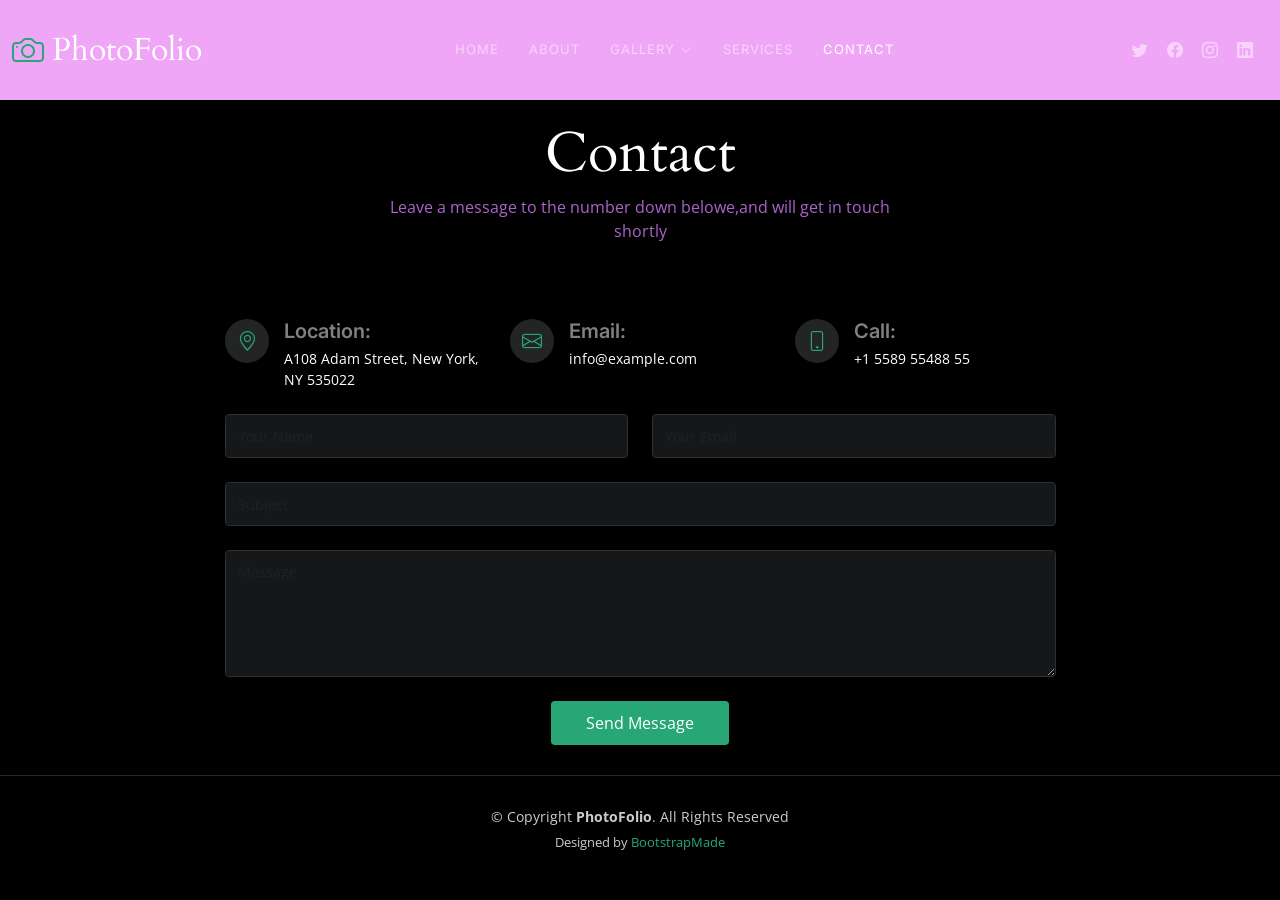
<file: contact.html>
<!DOCTYPE html>
<html lang="en">

<head>
  <meta charset="utf-8">
  <meta content="width=device-width, initial-scale=1.0" name="viewport">

  <title>PhotoFolio Bootstrap Template - Contact</title>
  <meta content="" name="description">
  <meta content="" name="keywords">

  <!-- Favicons -->
  <link href="assets/img/favicon.png" rel="icon">
  <link href="assets/img/apple-touch-icon.png" rel="apple-touch-icon">

  <!-- Google Fonts -->
  <link rel="preconnect" href="https://fonts.googleapis.com">
  <link rel="preconnect" href="https://fonts.gstatic.com" crossorigin>
  <link href="https://fonts.googleapis.com/css2?family=Open+Sans:ital,wght@0,300;0,400;0,500;0,600;0,700;1,300;1,400;1,600;1,700&family=Inter:ital,wght@0,300;0,400;0,500;0,600;0,700;1,300;1,400;1,500;1,600;1,700&family=Cardo:ital,wght@0,400;0,700;1,400&display=swap" rel="stylesheet">

  <!-- Vendor CSS Files -->
  <link href="assets/vendor/bootstrap/css/bootstrap.min.css" rel="stylesheet">
  <link href="assets/vendor/bootstrap-icons/bootstrap-icons.css" rel="stylesheet">
  <link href="assets/vendor/swiper/swiper-bundle.min.css" rel="stylesheet">
  <link href="assets/vendor/glightbox/css/glightbox.min.css" rel="stylesheet">
  <link href="assets/vendor/aos/aos.css" rel="stylesheet">

  <!-- Template Main CSS File -->
  <link href="assets/css/main.css" rel="stylesheet">

  <!-- =======================================================
  * Template Name: PhotoFolio
  * Template URL: https://bootstrapmade.com/photofolio-bootstrap-photography-website-template/
  * Updated: Mar 17 2024 with Bootstrap v5.3.3
  * Author: BootstrapMade.com
  * License: https://bootstrapmade.com/license/
  ======================================================== -->
</head>

<body>

  <!-- ======= Header ======= -->
  <header id="header" class="header d-flex align-items-center fixed-top">
    <div class="container-fluid d-flex align-items-center justify-content-between">

      <a href="index.html" class="logo d-flex align-items-center  me-auto me-lg-0">
        <!-- Uncomment the line below if you also wish to use an image logo -->
        <!-- <img src="assets/img/logo.png" alt=""> -->
        <i class="bi bi-camera"></i>
        <h1>PhotoFolio</h1>
      </a>

      <nav id="navbar" class="navbar">
        <ul>
          <li><a href="index.html">Home</a></li>
          <li><a href="about.html">About</a></li>
          <li class="dropdown"><a href="#"><span>Gallery</span> <i class="bi bi-chevron-down dropdown-indicator"></i></a>
            <ul>
              <li><a href="gallery.html">Nature</a></li>
              <li><a href="gallery.html">People</a></li>
              <li><a href="gallery.html">teammates</a></li>
              <li><a href="gallery.html">Animals</a></li>
              <li><a href="gallery.html">Sports</a></li>
              <li><a href="gallery.html">Travel</a></li>
              <li class="dropdown"><a href="#"><span>Sub Menu</span> <i class="bi bi-chevron-down dropdown-indicator"></i></a>
                <ul>
                  <li><a href="#">Sub Menu 1</a></li>
                  <li><a href="#">Sub Menu 2</a></li>
                  <li><a href="#">Sub Menu 3</a></li>
                </ul>
              </li>
            </ul>
          </li>
          <li><a href="services.html">Services</a></li>
          <li><a href="contact.html" class="active">Contact</a></li>
        </ul>
      </nav><!-- .navbar -->

      <div class="header-social-links">
        <a href="#" class="twitter"><i class="bi bi-twitter"></i></a>
        <a href="#" class="facebook"><i class="bi bi-facebook"></i></a>
        <a href="#" class="instagram"><i class="bi bi-instagram"></i></a>
        <a href="#" class="linkedin"><i class="bi bi-linkedin"></i></i></a>
      </div>
      <i class="mobile-nav-toggle mobile-nav-show bi bi-list"></i>
      <i class="mobile-nav-toggle mobile-nav-hide d-none bi bi-x"></i>

    </div>
  </header><!-- End Header -->

  <main id="main" data-aos="fade" data-aos-delay="1500">

    <!-- ======= End Page Header ======= -->
    <div class="page-header d-flex align-items-center">
      <div class="container position-relative">
        <div class="row d-flex justify-content-center">
          <div class="col-lg-6 text-center">
            <h2>Contact</h2>
            <p>Leave a message to the number down belowe,and will get in touch shortly</p>

          </div>
        </div>
      </div>
    </div><!-- End Page Header -->

    <!-- ======= Contact Section ======= -->
    <section id="contact" class="contact">
      <div class="container">

        <div class="row gy-4 justify-content-center">

          <div class="col-lg-3">
            <div class="info-item d-flex">
              <i class="bi bi-geo-alt flex-shrink-0"></i>
              <div>
                <h4>Location:</h4>
                <p>A108 Adam Street, New York, NY 535022</p>
              </div>
            </div>
          </div><!-- End Info Item -->

          <div class="col-lg-3">
            <div class="info-item d-flex">
              <i class="bi bi-envelope flex-shrink-0"></i>
              <div>
                <h4>Email:</h4>
                <p>info@example.com</p>
              </div>
            </div>
          </div><!-- End Info Item -->

          <div class="col-lg-3">
            <div class="info-item d-flex">
              <i class="bi bi-phone flex-shrink-0"></i>
              <div>
                <h4>Call:</h4>
                <p>+1 5589 55488 55</p>
              </div>
            </div>
          </div><!-- End Info Item -->

        </div>

        <div class="row justify-content-center mt-4">

          <div class="col-lg-9">
            <form action="forms/contact.php" method="post" role="form" class="php-email-form">
              <div class="row">
                <div class="col-md-6 form-group">
                  <input type="text" name="name" class="form-control" id="name" placeholder="Your Name" required>
                </div>
                <div class="col-md-6 form-group mt-3 mt-md-0">
                  <input type="email" class="form-control" name="email" id="email" placeholder="Your Email" required>
                </div>
              </div>
              <div class="form-group mt-3">
                <input type="text" class="form-control" name="subject" id="subject" placeholder="Subject" required>
              </div>
              <div class="form-group mt-3">
                <textarea class="form-control" name="message" rows="5" placeholder="Message" required></textarea>
              </div>
              <div class="my-3">
                <div class="loading">Loading</div>
                <div class="error-message"></div>
                <div class="sent-message">Your message has been sent. Thank you!</div>
              </div>
              <div class="text-center"><button type="submit">Send Message</button></div>
            </form>
          </div><!-- End Contact Form -->

        </div>

      </div>
    </section><!-- End Contact Section -->

  </main><!-- End #main -->

  <!-- ======= Footer ======= -->
  <footer id="footer" class="footer">
    <div class="container">
      <div class="copyright">
        &copy; Copyright <strong><span>PhotoFolio</span></strong>. All Rights Reserved
      </div>
      <div class="credits">
        <!-- All the links in the footer should remain intact. -->
        <!-- You can delete the links only if you purchased the pro version. -->
        <!-- Licensing information: https://bootstrapmade.com/license/ -->
        <!-- Purchase the pro version with working PHP/AJAX contact form: https://bootstrapmade.com/photofolio-bootstrap-photography-website-template/ -->
        Designed by <a href="https://bootstrapmade.com/">BootstrapMade</a>
      </div>
    </div>
  </footer><!-- End Footer -->

  <a href="#" class="scroll-top d-flex align-items-center justify-content-center"><i class="bi bi-arrow-up-short"></i></a>

  <div id="preloader">
    <div class="line"></div>
  </div>

  <!-- Vendor JS Files -->
  <script src="assets/vendor/bootstrap/js/bootstrap.bundle.min.js"></script>
  <script src="assets/vendor/swiper/swiper-bundle.min.js"></script>
  <script src="assets/vendor/glightbox/js/glightbox.min.js"></script>
  <script src="assets/vendor/aos/aos.js"></script>
  <script src="assets/vendor/php-email-form/validate.js"></script>

  <!-- Template Main JS File -->
  <script src="assets/js/main.js"></script>

</body>

</html>
</file>
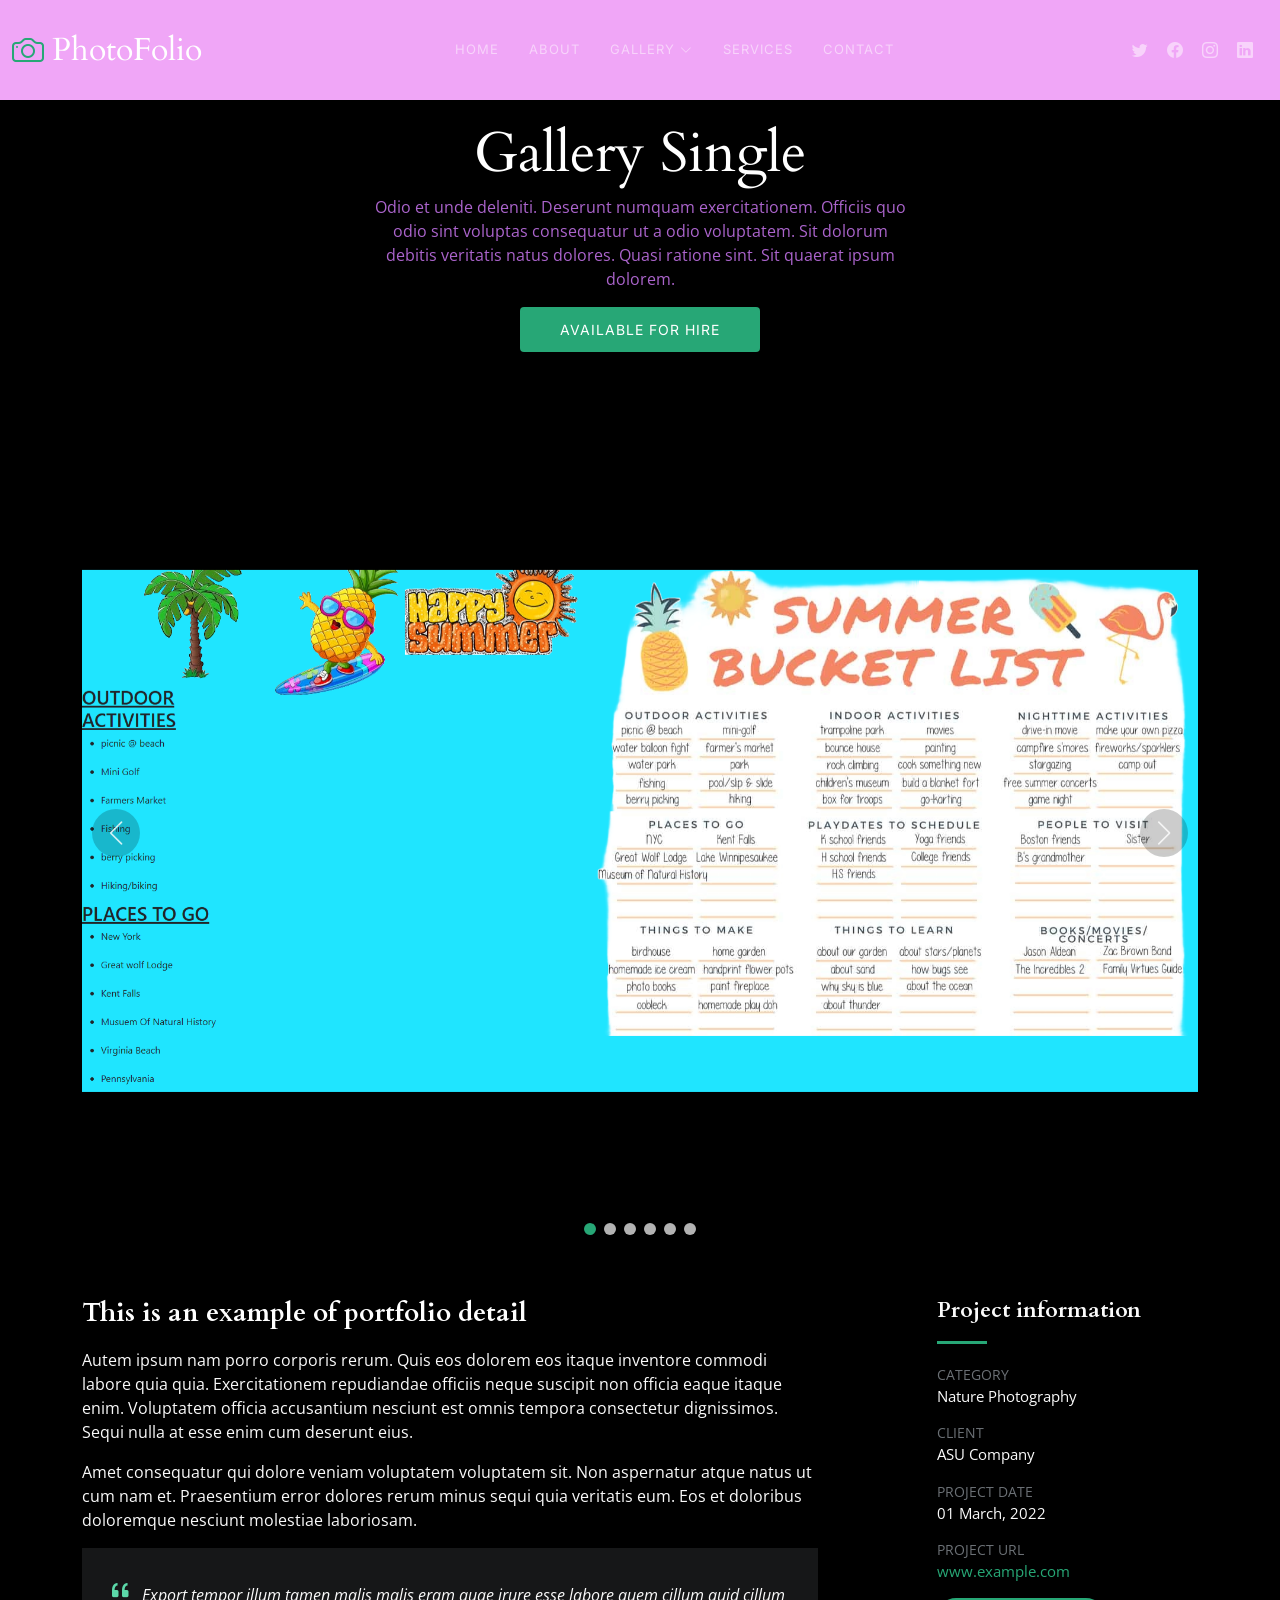
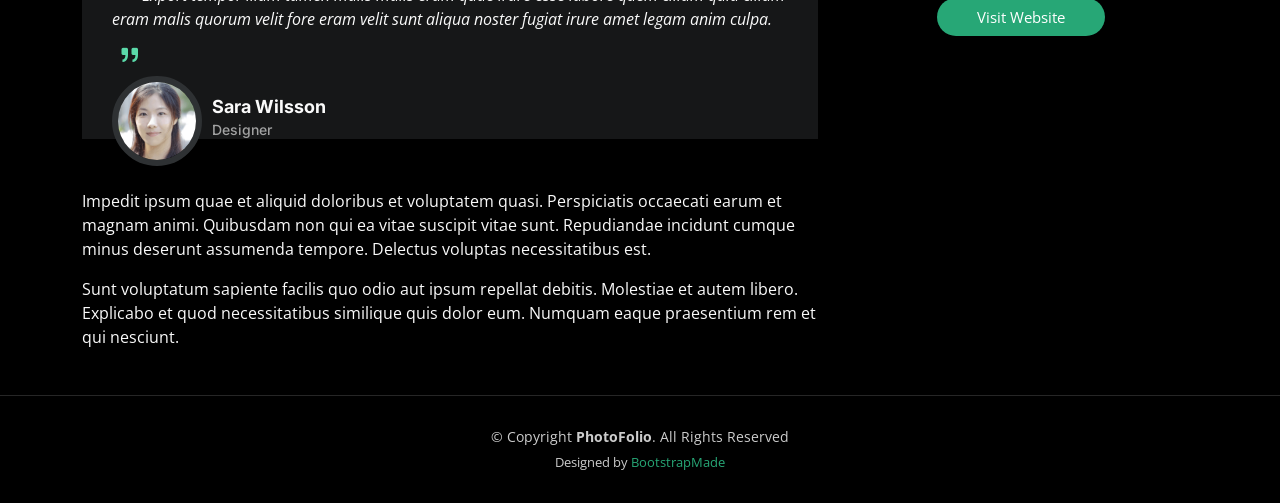
<file: gallery-single.html>
<!DOCTYPE html>
<html lang="en">

<head>
  <meta charset="utf-8">
  <meta content="width=device-width, initial-scale=1.0" name="viewport">

  <title>PhotoFolio Bootstrap Template - Gallery Single</title>
  <meta content="" name="description">
  <meta content="" name="keywords">

  <!-- Favicons -->
  <link href="assets/img/favicon.png" rel="icon">
  <link href="assets/img/apple-touch-icon.png" rel="apple-touch-icon">

  <!-- Google Fonts -->
  <link rel="preconnect" href="https://fonts.googleapis.com">
  <link rel="preconnect" href="https://fonts.gstatic.com" crossorigin>
  <link href="https://fonts.googleapis.com/css2?family=Open+Sans:ital,wght@0,300;0,400;0,500;0,600;0,700;1,300;1,400;1,600;1,700&family=Inter:ital,wght@0,300;0,400;0,500;0,600;0,700;1,300;1,400;1,500;1,600;1,700&family=Cardo:ital,wght@0,400;0,700;1,400&display=swap" rel="stylesheet">

  <!-- Vendor CSS Files -->
  <link href="assets/vendor/bootstrap/css/bootstrap.min.css" rel="stylesheet">
  <link href="assets/vendor/bootstrap-icons/bootstrap-icons.css" rel="stylesheet">
  <link href="assets/vendor/swiper/swiper-bundle.min.css" rel="stylesheet">
  <link href="assets/vendor/glightbox/css/glightbox.min.css" rel="stylesheet">
  <link href="assets/vendor/aos/aos.css" rel="stylesheet">

  <!-- Template Main CSS File -->
  <link href="assets/css/main.css" rel="stylesheet">

  <!-- =======================================================
  * Template Name: PhotoFolio
  * Template URL: https://bootstrapmade.com/photofolio-bootstrap-photography-website-template/
  * Updated: Mar 17 2024 with Bootstrap v5.3.3
  * Author: BootstrapMade.com
  * License: https://bootstrapmade.com/license/
  ======================================================== -->
</head>

<body>

  <!-- ======= Header ======= -->
  <header id="header" class="header d-flex align-items-center fixed-top">
    <div class="container-fluid d-flex align-items-center justify-content-between">

      <a href="index.html" class="logo d-flex align-items-center  me-auto me-lg-0">
        <!-- Uncomment the line below if you also wish to use an image logo -->
        <!-- <img src="assets/img/logo.png" alt=""> -->
        <i class="bi bi-camera"></i>
        <h1>PhotoFolio</h1>
      </a>

      <nav id="navbar" class="navbar">
        <ul>
          <li><a href="index.html">Home</a></li>
          <li><a href="about.html">About</a></li>
          <li class="dropdown"><a href="#"><span>Gallery</span> <i class="bi bi-chevron-down dropdown-indicator"></i></a>
            <ul>
              <li><a href="gallery.html" class="active">Nature</a></li>
              <li><a href="gallery.html">People</a></li>
              <li><a href="gallery.html">Architecture</a></li>
              <li><a href="gallery.html">Animals</a></li>
              <li><a href="gallery.html">Sports</a></li>
              <li><a href="gallery.html">Travel</a></li>
              <li class="dropdown"><a href="#"><span>Sub Menu</span> <i class="bi bi-chevron-down dropdown-indicator"></i></a>
                <ul>
                  <li><a href="#">Sub Menu 1</a></li>
                  <li><a href="#">Sub Menu 2</a></li>
                  <li><a href="#">Sub Menu 3</a></li>
                </ul>
              </li>
            </ul>
          </li>
          <li><a href="services.html">Services</a></li>
          <li><a href="contact.html">Contact</a></li>
        </ul>
      </nav><!-- .navbar -->

      <div class="header-social-links">
        <a href="#" class="twitter"><i class="bi bi-twitter"></i></a>
        <a href="#" class="facebook"><i class="bi bi-facebook"></i></a>
        <a href="#" class="instagram"><i class="bi bi-instagram"></i></a>
        <a href="#" class="linkedin"><i class="bi bi-linkedin"></i></i></a>
      </div>
      <i class="mobile-nav-toggle mobile-nav-show bi bi-list"></i>
      <i class="mobile-nav-toggle mobile-nav-hide d-none bi bi-x"></i>

    </div>
  </header><!-- End Header -->

  <main id="main" data-aos="fade" data-aos-delay="1500">

    <!-- ======= End Page Header ======= -->
    <div class="page-header d-flex align-items-center">
      <div class="container position-relative">
        <div class="row d-flex justify-content-center">
          <div class="col-lg-6 text-center">
            <h2>Gallery Single</h2>
            <p>Odio et unde deleniti. Deserunt numquam exercitationem. Officiis quo odio sint voluptas consequatur ut a odio voluptatem. Sit dolorum debitis veritatis natus dolores. Quasi ratione sint. Sit quaerat ipsum dolorem.</p>

            <a class="cta-btn" href="contact.html">Available for hire</a>

          </div>
        </div>
      </div>
    </div><!-- End Page Header -->

    <!-- ======= Gallery Single Section ======= -->
    <section id="gallery-single" class="gallery-single">
      <div class="container">

        <div class="position-relative h-100">
          <div class="slides-1 portfolio-details-slider swiper">
            <div class="swiper-wrapper align-items-center">

              <div class="swiper-slide">
                <img src="assets/img/gallery/gallery-8.jpg" alt="">
              </div>
              <div class="swiper-slide">
                <img src="assets/img/gallery/gallery-9.jpg" alt="">
              </div>
              <div class="swiper-slide">
                <img src="assets/img/gallery/gallery-10.jpg" alt="">
              </div>
              <div class="swiper-slide">
                <img src="assets/img/gallery/gallery-11.jpg" alt="">
              </div>
              <div class="swiper-slide">
                <img src="assets/img/gallery/gallery-12.jpg" alt="">
              </div>
              <div class="swiper-slide">
                <img src="assets/img/gallery/gallery-13.jpg" alt="">
              </div>

            </div>
            <div class="swiper-pagination"></div>
          </div>
          <div class="swiper-button-prev"></div>
          <div class="swiper-button-next"></div>

        </div>

        <div class="row justify-content-between gy-4 mt-4">

          <div class="col-lg-8">
            <div class="portfolio-description">
              <h2>This is an example of portfolio detail</h2>
              <p>
                Autem ipsum nam porro corporis rerum. Quis eos dolorem eos itaque inventore commodi labore quia quia. Exercitationem repudiandae officiis neque suscipit non officia eaque itaque enim. Voluptatem officia accusantium nesciunt est omnis tempora consectetur dignissimos. Sequi nulla at esse enim cum deserunt eius.
              </p>
              <p>
                Amet consequatur qui dolore veniam voluptatem voluptatem sit. Non aspernatur atque natus ut cum nam et. Praesentium error dolores rerum minus sequi quia veritatis eum. Eos et doloribus doloremque nesciunt molestiae laboriosam.
              </p>

              <div class="testimonial-item">
                <p>
                  <i class="bi bi-quote quote-icon-left"></i>
                  Export tempor illum tamen malis malis eram quae irure esse labore quem cillum quid cillum eram malis quorum velit fore eram velit sunt aliqua noster fugiat irure amet legam anim culpa.
                  <i class="bi bi-quote quote-icon-right"></i>
                </p>
                <div>
                  <img src="assets/img/testimonials/testimonials-2.jpg" class="testimonial-img" alt="">
                  <h3>Sara Wilsson</h3>
                  <h4>Designer</h4>
                </div>
              </div>

              <p>
                Impedit ipsum quae et aliquid doloribus et voluptatem quasi. Perspiciatis occaecati earum et magnam animi. Quibusdam non qui ea vitae suscipit vitae sunt. Repudiandae incidunt cumque minus deserunt assumenda tempore. Delectus voluptas necessitatibus est.

              <p>
                Sunt voluptatum sapiente facilis quo odio aut ipsum repellat debitis. Molestiae et autem libero. Explicabo et quod necessitatibus similique quis dolor eum. Numquam eaque praesentium rem et qui nesciunt.
              </p>

            </div>
          </div>

          <div class="col-lg-3">
            <div class="portfolio-info">
              <h3>Project information</h3>
              <ul>
                <li><strong>Category</strong> <span>Nature Photography</span></li>
                <li><strong>Client</strong> <span>ASU Company</span></li>
                <li><strong>Project date</strong> <span>01 March, 2022</span></li>
                <li><strong>Project URL</strong> <a href="#">www.example.com</a></li>
                <li><a href="#" class="btn-visit align-self-start">Visit Website</a></li>
              </ul>
            </div>
          </div>

        </div>

      </div>
    </section><!-- End Gallery Single Section -->

  </main><!-- End #main -->

  <!-- ======= Footer ======= -->
  <footer id="footer" class="footer">
    <div class="container">
      <div class="copyright">
        &copy; Copyright <strong><span>PhotoFolio</span></strong>. All Rights Reserved
      </div>
      <div class="credits">
        <!-- All the links in the footer should remain intact. -->
        <!-- You can delete the links only if you purchased the pro version. -->
        <!-- Licensing information: https://bootstrapmade.com/license/ -->
        <!-- Purchase the pro version with working PHP/AJAX contact form: https://bootstrapmade.com/photofolio-bootstrap-photography-website-template/ -->
        Designed by <a href="https://bootstrapmade.com/">BootstrapMade</a>
      </div>
    </div>
  </footer><!-- End Footer -->

  <a href="#" class="scroll-top d-flex align-items-center justify-content-center"><i class="bi bi-arrow-up-short"></i></a>

  <div id="preloader">
    <div class="line"></div>
  </div>

  <!-- Vendor JS Files -->
  <script src="assets/vendor/bootstrap/js/bootstrap.bundle.min.js"></script>
  <script src="assets/vendor/swiper/swiper-bundle.min.js"></script>
  <script src="assets/vendor/glightbox/js/glightbox.min.js"></script>
  <script src="assets/vendor/aos/aos.js"></script>
  <script src="assets/vendor/php-email-form/validate.js"></script>

  <!-- Template Main JS File -->
  <script src="assets/js/main.js"></script>

</body>

</html>
</file>
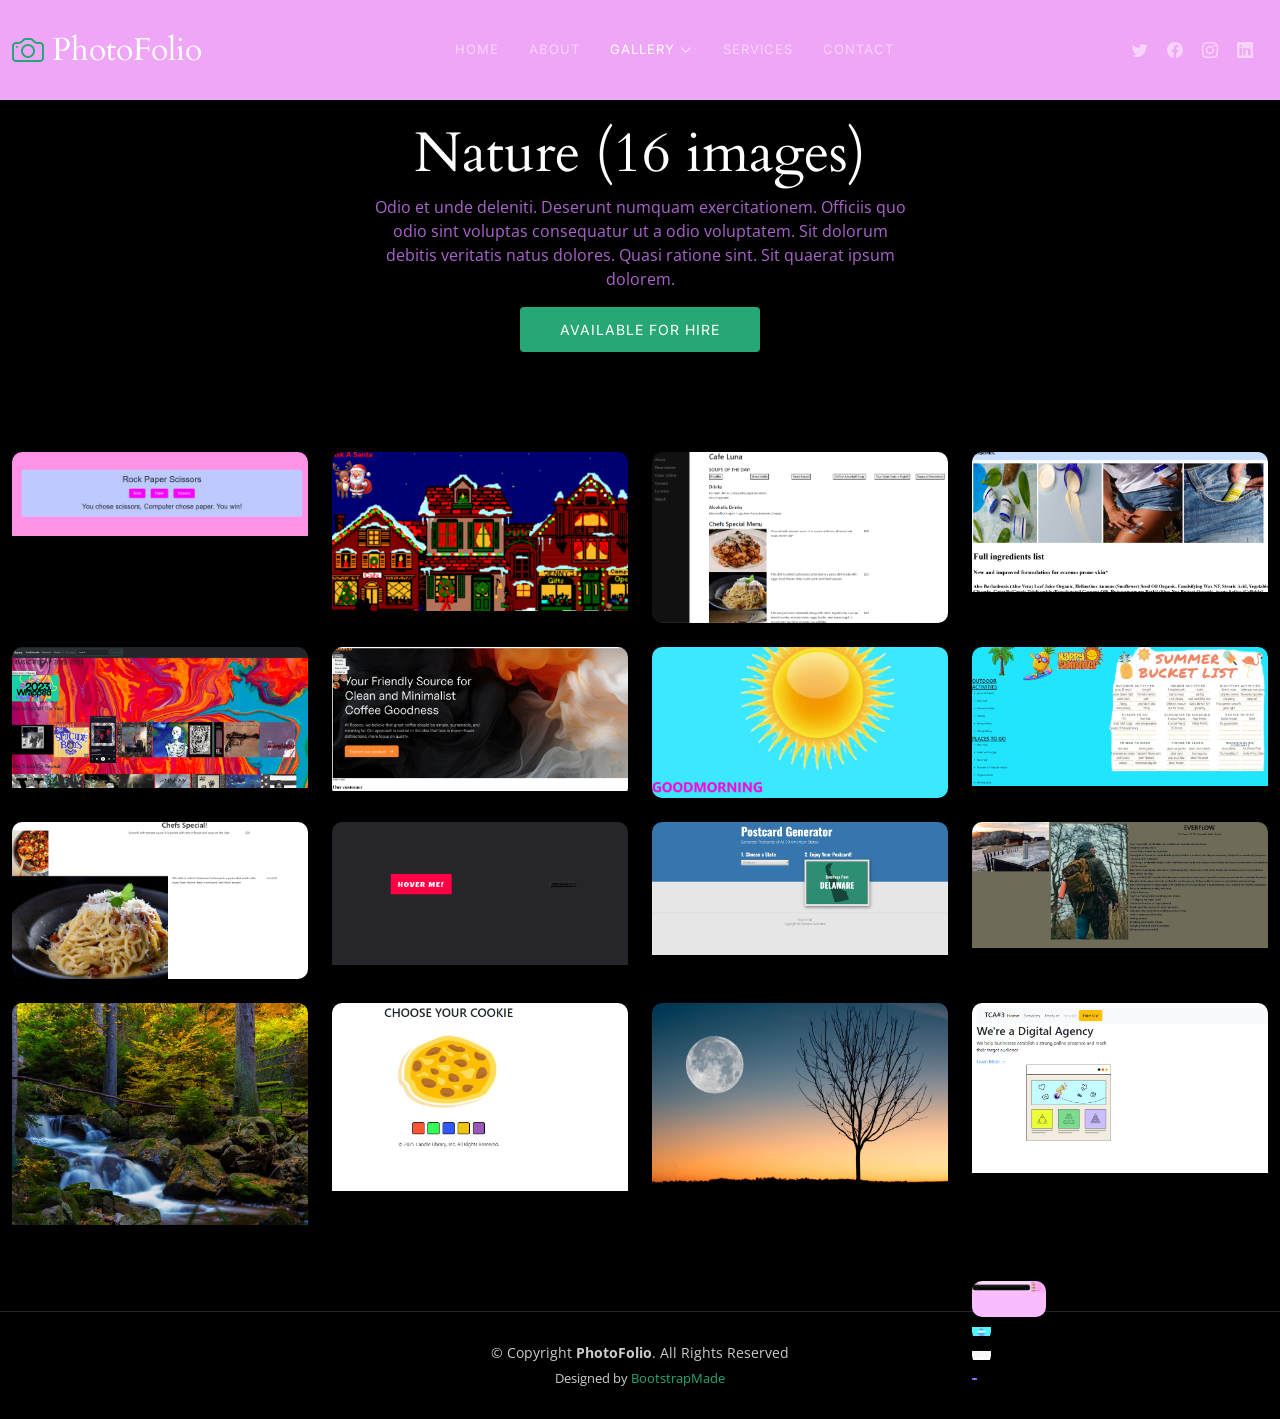
<file: gallery.html>
<!DOCTYPE html>
<html lang="en">

<head>
  <meta charset="utf-8">
  <meta content="width=device-width, initial-scale=1.0" name="viewport">

  <title>PhotoFolio Bootstrap Template - Gallery</title>
  <meta content="" name="description">
  <meta content="" name="keywords">

  <!-- Favicons -->
  <link href="assets/img/favicon.png" rel="icon">
  <link href="assets/img/apple-touch-icon.png" rel="apple-touch-icon">

  <!-- Google Fonts -->
  <link rel="preconnect" href="https://fonts.googleapis.com">
  <link rel="preconnect" href="https://fonts.gstatic.com" crossorigin>
  <link href="https://fonts.googleapis.com/css2?family=Open+Sans:ital,wght@0,300;0,400;0,500;0,600;0,700;1,300;1,400;1,600;1,700&family=Inter:ital,wght@0,300;0,400;0,500;0,600;0,700;1,300;1,400;1,500;1,600;1,700&family=Cardo:ital,wght@0,400;0,700;1,400&display=swap" rel="stylesheet">

  <!-- Vendor CSS Files -->
  <link href="assets/vendor/bootstrap/css/bootstrap.min.css" rel="stylesheet">
  <link href="assets/vendor/bootstrap-icons/bootstrap-icons.css" rel="stylesheet">
  <link href="assets/vendor/swiper/swiper-bundle.min.css" rel="stylesheet">
  <link href="assets/vendor/glightbox/css/glightbox.min.css" rel="stylesheet">
  <link href="assets/vendor/aos/aos.css" rel="stylesheet">

  <!-- Template Main CSS File -->
  <link href="assets/css/main.css" rel="stylesheet">

  <!-- =======================================================
  * Template Name: PhotoFolio
  * Template URL: https://bootstrapmade.com/photofolio-bootstrap-photography-website-template/
  * Updated: Mar 17 2024 with Bootstrap v5.3.3
  * Author: BootstrapMade.com
  * License: https://bootstrapmade.com/license/
  ======================================================== -->
</head>

<body>

  <!-- ======= Header ======= -->
  <header id="header" class="header d-flex align-items-center fixed-top">
    <div class="container-fluid d-flex align-items-center justify-content-between">

      <a href="index.html" class="logo d-flex align-items-center  me-auto me-lg-0">
        <!-- Uncomment the line below if you also wish to use an image logo -->
        <!-- <img src="assets/img/logo.png" alt=""> -->
        <i class="bi bi-camera"></i>
        <h1>PhotoFolio</h1>
      </a>

      <nav id="navbar" class="navbar">
        <ul>
          <li><a href="index.html">Home</a></li>
          <li><a href="about.html">About</a></li>
          <li class="dropdown"><a href="#" class="active"><span>Gallery</span> <i class="bi bi-chevron-down dropdown-indicator"></i></a>
            <ul>
              <li><a href="gallery.html">Nature</a></li>
              <li><a href="gallery.html">People</a></li>
              <li><a href="gallery.html">Architecture</a></li>
              <li><a href="gallery.html">Animals</a></li>
              <li><a href="gallery.html">Sports</a></li>
              <li><a href="gallery.html">Travel</a></li>
              <li class="dropdown"><a href="#"><span>Sub Menu</span> <i class="bi bi-chevron-down dropdown-indicator"></i></a>
                <ul>
                  <li><a href="#">Sub Menu 1</a></li>
                  <li><a href="#">Sub Menu 2</a></li>
                  <li><a href="#">Sub Menu 3</a></li>
                </ul>
              </li>
            </ul>
          </li>
          <li><a href="services.html">Services</a></li>
          <li><a href="contact.html">Contact</a></li>
        </ul>
      </nav><!-- .navbar -->

      <div class="header-social-links">
        <a href="#" class="twitter"><i class="bi bi-twitter"></i></a>
        <a href="#" class="facebook"><i class="bi bi-facebook"></i></a>
        <a href="#" class="instagram"><i class="bi bi-instagram"></i></a>
        <a href="#" class="linkedin"><i class="bi bi-linkedin"></i></i></a>
      </div>
      <i class="mobile-nav-toggle mobile-nav-show bi bi-list"></i>
      <i class="mobile-nav-toggle mobile-nav-hide d-none bi bi-x"></i>

    </div>
  </header><!-- End Header -->

  <main id="main" data-aos="fade" data-aos-delay="1500">

    <!-- ======= End Page Header ======= -->
    <div class="page-header d-flex align-items-center">
      <div class="container position-relative">
        <div class="row d-flex justify-content-center">
          <div class="col-lg-6 text-center">
            <h2>Nature (16 images)</h2>
            <p>Odio et unde deleniti. Deserunt numquam exercitationem. Officiis quo odio sint voluptas consequatur ut a odio voluptatem. Sit dolorum debitis veritatis natus dolores. Quasi ratione sint. Sit quaerat ipsum dolorem.</p>

            <a class="cta-btn" href="contact.html">Available for hire</a>

          </div>
        </div>
      </div>
    </div><!-- End Page Header -->

    <!-- ======= Gallery Section ======= -->
    <section id="gallery" class="gallery">
      <div class="container-fluid">

        <div class="row gy-4 justify-content-center">
          <div class="col-xl-3 col-lg-4 col-md-6">
            <div class="gallery-item h-100">
              <img src="assets/img/gallery/gallery-1.jpg" class="img-fluid" alt="">
              <div class="gallery-links d-flex align-items-center justify-content-center">
                <a href="assets/img/gallery/gallery-1.jpg" title="Gallery 1" class="glightbox preview-link"><i class="bi bi-arrows-angle-expand"></i></a>
                <a href="gallery-single.html" class="details-link"><i class="bi bi-link-45deg"></i></a>
              </div>
            </div>
          </div><!-- End Gallery Item -->
          <div class="col-xl-3 col-lg-4 col-md-6">
            <div class="gallery-item h-100">
              <img src="assets/img/gallery/gallery-2.jpg" class="img-fluid" alt="">
              <div class="gallery-links d-flex align-items-center justify-content-center">
                <a href="assets/img/gallery/gallery-2.jpg" title="Gallery 2" class="glightbox preview-link"><i class="bi bi-arrows-angle-expand"></i></a>
                <a href="gallery-single.html" class="details-link"><i class="bi bi-link-45deg"></i></a>
              </div>
            </div>
          </div><!-- End Gallery Item -->
          <div class="col-xl-3 col-lg-4 col-md-6">
            <div class="gallery-item h-100">
              <img src="assets/img/gallery/gallery-3.jpg" class="img-fluid" alt="">
              <div class="gallery-links d-flex align-items-center justify-content-center">
                <a href="assets/img/gallery/gallery-3.jpg" title="Gallery 3" class="glightbox preview-link"><i class="bi bi-arrows-angle-expand"></i></a>
                <a href="gallery-single.html" class="details-link"><i class="bi bi-link-45deg"></i></a>
              </div>
            </div>
          </div><!-- End Gallery Item -->
          <div class="col-xl-3 col-lg-4 col-md-6">
            <div class="gallery-item h-100">
              <img src="assets/img/gallery/gallery-4.jpg" class="img-fluid" alt="">
              <div class="gallery-links d-flex align-items-center justify-content-center">
                <a href="assets/img/gallery/gallery-4.jpg" title="Gallery 4" class="glightbox preview-link"><i class="bi bi-arrows-angle-expand"></i></a>
                <a href="gallery-single.html" class="details-link"><i class="bi bi-link-45deg"></i></a>
              </div>
            </div>
          </div><!-- End Gallery Item -->
          <div class="col-xl-3 col-lg-4 col-md-6">
            <div class="gallery-item h-100">
              <img src="assets/img/gallery/gallery-5.jpg" class="img-fluid" alt="">
              <div class="gallery-links d-flex align-items-center justify-content-center">
                <a href="assets/img/gallery/gallery-5.jpg" title="Gallery 5" class="glightbox preview-link"><i class="bi bi-arrows-angle-expand"></i></a>
                <a href="gallery-single.html" class="details-link"><i class="bi bi-link-45deg"></i></a>
              </div>
            </div>
          </div><!-- End Gallery Item -->
          <div class="col-xl-3 col-lg-4 col-md-6">
            <div class="gallery-item h-100">
              <img src="assets/img/gallery/gallery-6.jpg" class="img-fluid" alt="">
              <div class="gallery-links d-flex align-items-center justify-content-center">
                <a href="assets/img/gallery/gallery-6.jpg" title="Gallery 6" class="glightbox preview-link"><i class="bi bi-arrows-angle-expand"></i></a>
                <a href="gallery-single.html" class="details-link"><i class="bi bi-link-45deg"></i></a>
              </div>
            </div>
          </div><!-- End Gallery Item -->
          <div class="col-xl-3 col-lg-4 col-md-6">
            <div class="gallery-item h-100">
              <img src="assets/img/gallery/gallery-7.jpg" class="img-fluid" alt="">
              <div class="gallery-links d-flex align-items-center justify-content-center">
                <a href="assets/img/gallery/gallery-7.jpg" title="Gallery 7" class="glightbox preview-link"><i class="bi bi-arrows-angle-expand"></i></a>
                <a href="gallery-single.html" class="details-link"><i class="bi bi-link-45deg"></i></a>
              </div>
            </div>
          </div><!-- End Gallery Item -->
          <div class="col-xl-3 col-lg-4 col-md-6">
            <div class="gallery-item h-100">
              <img src="assets/img/gallery/gallery-8.jpg" class="img-fluid" alt="">
              <div class="gallery-links d-flex align-items-center justify-content-center">
                <a href="assets/img/gallery/gallery-8.jpg" title="Gallery 8" class="glightbox preview-link"><i class="bi bi-arrows-angle-expand"></i></a>
                <a href="gallery-single.html" class="details-link"><i class="bi bi-link-45deg"></i></a>
              </div>
            </div>
          </div><!-- End Gallery Item -->
          <div class="col-xl-3 col-lg-4 col-md-6">
            <div class="gallery-item h-100">
              <img src="assets/img/gallery/gallery-9.jpg" class="img-fluid" alt="">
              <div class="gallery-links d-flex align-items-center justify-content-center">
                <a href="assets/img/gallery/gallery-9.jpg" title="Gallery 9" class="glightbox preview-link"><i class="bi bi-arrows-angle-expand"></i></a>
                <a href="gallery-single.html" class="details-link"><i class="bi bi-link-45deg"></i></a>
              </div>
            </div>
          </div><!-- End Gallery Item -->
          <div class="col-xl-3 col-lg-4 col-md-6">
            <div class="gallery-item h-100">
              <img src="assets/img/gallery/gallery-10.jpg" class="img-fluid" alt="">
              <div class="gallery-links d-flex align-items-center justify-content-center">
                <a href="assets/img/gallery/gallery-10.jpg" title="Gallery 10" class="glightbox preview-link"><i class="bi bi-arrows-angle-expand"></i></a>
                <a href="gallery-single.html" class="details-link"><i class="bi bi-link-45deg"></i></a>
              </div>
            </div>
          </div><!-- End Gallery Item -->
          <div class="col-xl-3 col-lg-4 col-md-6">
            <div class="gallery-item h-100">
              <img src="assets/img/gallery/gallery-11.jpg" class="img-fluid" alt="">
              <div class="gallery-links d-flex align-items-center justify-content-center">
                <a href="assets/img/gallery/gallery-11.jpg" title="Gallery 11" class="glightbox preview-link"><i class="bi bi-arrows-angle-expand"></i></a>
                <a href="gallery-single.html" class="details-link"><i class="bi bi-link-45deg"></i></a>
              </div>
            </div>
          </div><!-- End Gallery Item -->
          <div class="col-xl-3 col-lg-4 col-md-6">
            <div class="gallery-item h-100">
              <img src="assets/img/gallery/gallery-12.jpg" class="img-fluid" alt="">
              <div class="gallery-links d-flex align-items-center justify-content-center">
                <a href="assets/img/gallery/gallery-12.jpg" title="Gallery 12" class="glightbox preview-link"><i class="bi bi-arrows-angle-expand"></i></a>
                <a href="gallery-single.html" class="details-link"><i class="bi bi-link-45deg"></i></a>
              </div>
            </div>
          </div><!-- End Gallery Item -->
          <div class="col-xl-3 col-lg-4 col-md-6">
            <div class="gallery-item h-100">
              <img src="assets/img/gallery/gallery-13.jpg" class="img-fluid" alt="">
              <div class="gallery-links d-flex align-items-center justify-content-center">
                <a href="assets/img/gallery/gallery-13.jpg" title="Gallery 13" class="glightbox preview-link"><i class="bi bi-arrows-angle-expand"></i></a>
                <a href="gallery-single.html" class="details-link"><i class="bi bi-link-45deg"></i></a>
              </div>
            </div>
          </div><!-- End Gallery Item -->
          <div class="col-xl-3 col-lg-4 col-md-6">
            <div class="gallery-item h-100">
              <img src="assets/img/gallery/gallery-14.jpg" class="img-fluid" alt="">
              <div class="gallery-links d-flex align-items-center justify-content-center">
                <a href="assets/img/gallery/gallery-14.jpg" title="Gallery 14" class="glightbox preview-link"><i class="bi bi-arrows-angle-expand"></i></a>
                <a href="gallery-single.html" class="details-link"><i class="bi bi-link-45deg"></i></a>
              </div>
            </div>
          </div><!-- End Gallery Item -->
          <div class="col-xl-3 col-lg-4 col-md-6">
            <div class="gallery-item h-100">
              <img src="assets/img/gallery/gallery-15.jpg" class="img-fluid" alt="">
              <div class="gallery-links d-flex align-items-center justify-content-center">
                <a href="assets/img/gallery/gallery-15.jpg" title="Gallery 15" class="glightbox preview-link"><i class="bi bi-arrows-angle-expand"></i></a>
                <a href="gallery-single.html" class="details-link"><i class="bi bi-link-45deg"></i></a>
              </div>
            </div>
          </div><!-- End Gallery Item -->
          <div class="col-xl-3 col-lg-4 col-md-6">
            <div class="gallery-item h-100">
              <img src="assets/img/gallery/gallery-16.jpg" class="img-fluid" alt="">
              <div class="gallery-links d-flex align-items-center justify-content-center">
                <a href="assets/img/gallery/gallery-16.jpg" title="Gallery 16" class="glightbox preview-link"><i class="bi bi-arrows-angle-expand"></i></a>
                <a href="gallery-single.html" class="details-link"><i class="bi bi-link-45deg"></i></a>
              </div>
               </div><!-- End Gallery Item -->
          <div class="col-xl-3 col-lg-4 col-md-6">
            <div class="gallery-item h-100">
              <img src="assets/img/gallery/Screenshot 2025-10-21 075334.png" class="img-fluid" alt="">
              <div class="gallery-links d-flex align-items-center justify-content-center">
                <a href="assets/img/gallery/Screenshot 2025-10-21 075334.png" title="Gallery 16" class="glightbox preview-link"><i class="bi bi-arrows-angle-expand"></i></a>
                <a href="gallery-single.html" class="details-link"><i class="bi bi-link-45deg"></i></a>
              </div>
 </div><!-- End Gallery Item -->
          <div class="col-xl-3 col-lg-4 col-md-6">
            <div class="gallery-item h-100">
              <img src="assets/img/gallery/Screenshot 2026-03-02 091357.png" class="img-fluid" alt="">
              <div class="gallery-links d-flex align-items-center justify-content-center">
                <a href="assets/img/gallery/Screenshot 2026-03-02 091357.png" title="Gallery 16" class="glightbox preview-link"><i class="bi bi-arrows-angle-expand"></i></a>
                <a href="gallery-single.html" class="details-link"><i class="bi bi-link-45deg"></i></a>
              </div>
        </div>    </div><!-- End Gallery Item -->
          <div class="col-xl-3 col-lg-4 col-md-6">
            <div class="gallery-item h-100">
              <img src="assets/img/gallery/Screenshot 2026-03-02 091604.png" class="img-fluid" alt="">
              <div class="gallery-links d-flex align-items-center justify-content-center">
                <a href="assets/img/gallery/Screenshot 2026-03-02 091604.png" title="Gallery 16" class="glightbox preview-link"><i class="bi bi-arrows-angle-expand"></i></a>
                <a href="gallery-single.html" class="details-link"><i class="bi bi-link-45deg"></i></a>
              </div>
                  </div><!-- End Gallery Item -->
          <div class="col-xl-3 col-lg-4 col-md-6">
            <div class="gallery-item h-100">
              <img src="assets/img/gallery/Screenshot 2026-03-02 091847.png" class="img-fluid" alt="">
              <div class="gallery-links d-flex align-items-center justify-content-center">
                <a href="assets/img/gallery/Screenshot 2026-03-02 091847.png" title="Gallery 16" class="glightbox preview-link"><i class="bi bi-arrows-angle-expand"></i></a>
                <a href="gallery-single.html" class="details-link"><i class="bi bi-link-45deg"></i></a>
              </div>
        </div>

      </div>
    </section><!-- End Gallery Section -->

  </main><!-- End #main -->

  <!-- ======= Footer ======= -->
  <footer id="footer" class="footer">
    <div class="container">
      <div class="copyright">
        &copy; Copyright <strong><span>PhotoFolio</span></strong>. All Rights Reserved
      </div>
      <div class="credits">
        <!-- All the links in the footer should remain intact. -->
        <!-- You can delete the links only if you purchased the pro version. -->
        <!-- Licensing information: https://bootstrapmade.com/license/ -->
        <!-- Purchase the pro version with working PHP/AJAX contact form: https://bootstrapmade.com/photofolio-bootstrap-photography-website-template/ -->
        Designed by <a href="https://bootstrapmade.com/">BootstrapMade</a>
      </div>
    </div>
  </footer><!-- End Footer -->

  <a href="#" class="scroll-top d-flex align-items-center justify-content-center"><i class="bi bi-arrow-up-short"></i></a>

  <div id="preloader">
    <div class="line"></div>
  </div>

  <!-- Vendor JS Files -->
  <script src="assets/vendor/bootstrap/js/bootstrap.bundle.min.js"></script>
  <script src="assets/vendor/swiper/swiper-bundle.min.js"></script>
  <script src="assets/vendor/glightbox/js/glightbox.min.js"></script>
  <script src="assets/vendor/aos/aos.js"></script>
  <script src="assets/vendor/php-email-form/validate.js"></script>

  <!-- Template Main JS File -->
  <script src="assets/js/main.js"></script>

</body>

</html>
</file>
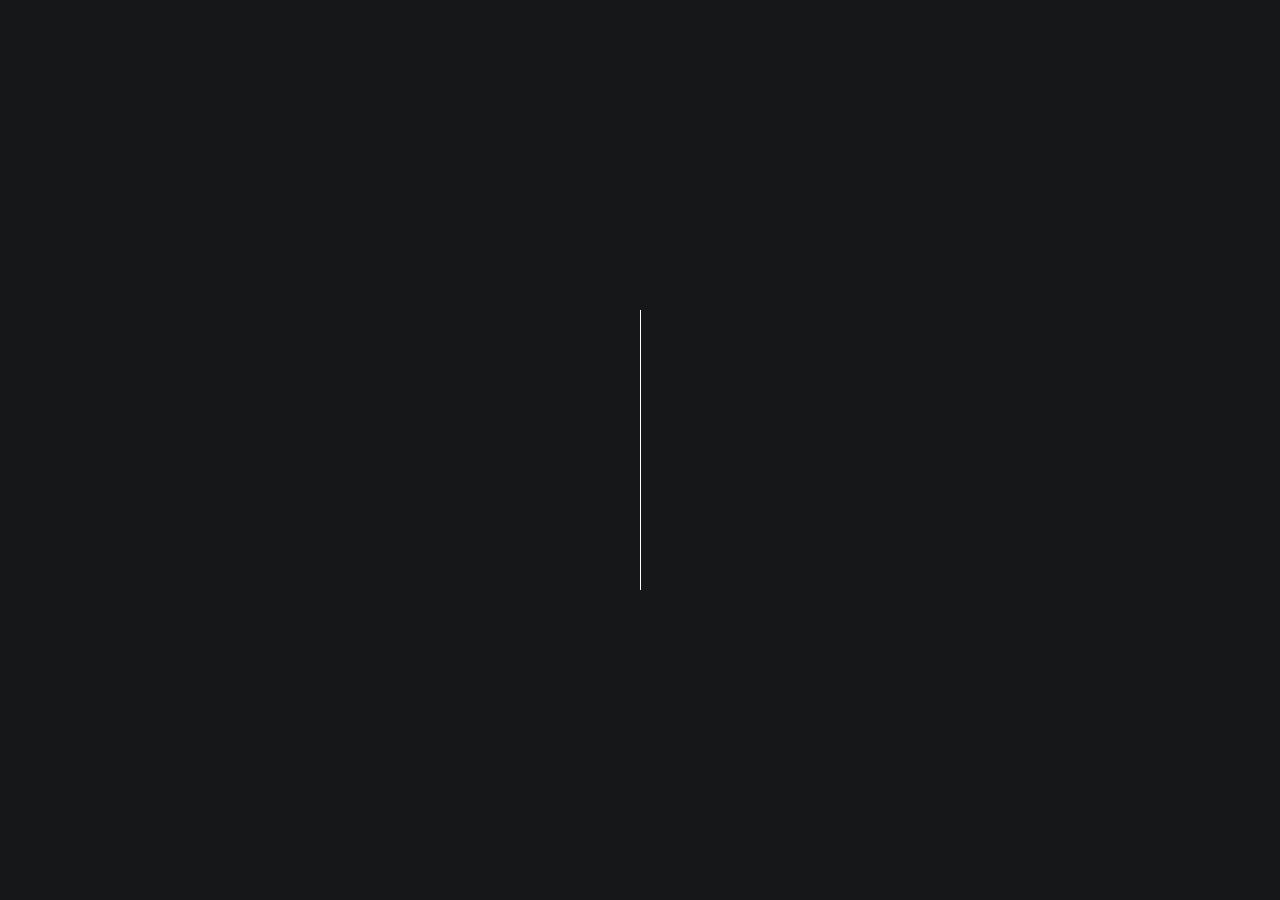
<file: sample-inner-page.html>
<!DOCTYPE html>
<html lang="en">

<head>
  <meta charset="utf-8">
  <meta content="width=device-width, initial-scale=1.0" name="viewport">

  <title>[Template] Sample Inner Page</title>
  <meta content="" name="description">
  <meta content="" name="keywords">

  <!-- Favicons -->
  <link href="assets/img/favicon.png" rel="icon">
  <link href="assets/img/apple-touch-icon.png" rel="apple-touch-icon">

  <!-- Google Fonts -->
  <link rel="preconnect" href="https://fonts.googleapis.com">
  <link rel="preconnect" href="https://fonts.gstatic.com" crossorigin>
  <link href="https://fonts.googleapis.com/css2?family=Open+Sans:ital,wght@0,300;0,400;0,500;0,600;0,700;1,300;1,400;1,600;1,700&family=Inter:ital,wght@0,300;0,400;0,500;0,600;0,700;1,300;1,400;1,500;1,600;1,700&family=Cardo:ital,wght@0,400;0,700;1,400&display=swap" rel="stylesheet">

  <!-- Vendor CSS Files -->
  <link href="assets/vendor/bootstrap/css/bootstrap.min.css" rel="stylesheet">
  <link href="assets/vendor/bootstrap-icons/bootstrap-icons.css" rel="stylesheet">
  <link href="assets/vendor/swiper/swiper-bundle.min.css" rel="stylesheet">
  <link href="assets/vendor/glightbox/css/glightbox.min.css" rel="stylesheet">
  <link href="assets/vendor/aos/aos.css" rel="stylesheet">

  <!-- Template Main CSS File -->
  <link href="assets/css/main.css" rel="stylesheet">

  <!-- =======================================================
  * Template Name: PhotoFolio
  * Template URL: https://bootstrapmade.com/photofolio-bootstrap-photography-website-template/
  * Updated: Mar 17 2024 with Bootstrap v5.3.3
  * Author: BootstrapMade.com
  * License: https://bootstrapmade.com/license/
  ======================================================== -->
</head>

<body>

  <!-- ======= Header ======= -->
  <header id="header" class="header d-flex align-items-center fixed-top">
    <div class="container-fluid d-flex align-items-center justify-content-between">

      <a href="index.html" class="logo d-flex align-items-center  me-auto me-lg-0">
        <!-- Uncomment the line below if you also wish to use an image logo -->
        <!-- <img src="assets/img/logo.png" alt=""> -->
        <i class="bi bi-camera"></i>
        <h1>PhotoFolio</h1>
      </a>

      <nav id="navbar" class="navbar">
        <ul>
          <li><a href="index.html" class="active">Home</a></li>
          <li><a href="about.html">About</a></li>
          <li class="dropdown"><a href="#"><span>Gallery</span> <i class="bi bi-chevron-down dropdown-indicator"></i></a>
            <ul>
              <li><a href="gallery.html">Nature</a></li>
              <li><a href="gallery.html">People</a></li>
              <li><a href="gallery.html">Architecture</a></li>
              <li><a href="gallery.html">Animals</a></li>
              <li><a href="gallery.html">Sports</a></li>
              <li><a href="gallery.html">Travel</a></li>
              <li class="dropdown"><a href="#"><span>Sub Menu</span> <i class="bi bi-chevron-down dropdown-indicator"></i></a>
                <ul>
                  <li><a href="#">Sub Menu 1</a></li>
                  <li><a href="#">Sub Menu 2</a></li>
                  <li><a href="#">Sub Menu 3</a></li>
                </ul>
              </li>
            </ul>
          </li>
          <li><a href="services.html">Services</a></li>
          <li><a href="contact.html">Contact</a></li>
        </ul>
      </nav><!-- .navbar -->

      <div class="header-social-links">
        <a href="#" class="twitter"><i class="bi bi-twitter"></i></a>
        <a href="#" class="facebook"><i class="bi bi-facebook"></i></a>
        <a href="#" class="instagram"><i class="bi bi-instagram"></i></a>
        <a href="#" class="linkedin"><i class="bi bi-linkedin"></i></i></a>
      </div>
      <i class="mobile-nav-toggle mobile-nav-show bi bi-list"></i>
      <i class="mobile-nav-toggle mobile-nav-hide d-none bi bi-x"></i>

    </div>
  </header><!-- End Header -->

  <main id="main" data-aos="fade" data-aos-delay="1500">

    <!-- ======= End Page Header ======= -->
    <div class="page-header d-flex align-items-center">
      <div class="container position-relative">
        <div class="row d-flex justify-content-center">
          <div class="col-lg-6 text-center">
            <h2>Sample Inner Page</h2>
            <p>Odio et unde deleniti. Deserunt numquam exercitationem. Officiis quo odio sint voluptas consequatur ut a odio voluptatem. Sit dolorum debitis veritatis natus dolores. Quasi ratione sint. Sit quaerat ipsum dolorem.</p>

            <a class="cta-btn" href="contact.html">Available for hire</a>

          </div>
        </div>
      </div>
    </div><!-- End Page Header -->

    <section class="sample-page">
      <div class="container" data-aos="fade-up">

        <p>
          You can duplicate this sample page and create any number of inner pages you like!
        </p>

      </div>
    </section>

  </main><!-- End #main -->

  <!-- ======= Footer ======= -->
  <footer id="footer" class="footer">
    <div class="container">
      <div class="copyright">
        &copy; Copyright <strong><span>PhotoFolio</span></strong>. All Rights Reserved
      </div>
      <div class="credits">
        <!-- All the links in the footer should remain intact. -->
        <!-- You can delete the links only if you purchased the pro version. -->
        <!-- Licensing information: https://bootstrapmade.com/license/ -->
        <!-- Purchase the pro version with working PHP/AJAX contact form: https://bootstrapmade.com/photofolio-bootstrap-photography-website-template/ -->
        Designed by <a href="https://bootstrapmade.com/">BootstrapMade</a>
      </div>
    </div>
  </footer><!-- End Footer -->

  <a href="#" class="scroll-top d-flex align-items-center justify-content-center"><i class="bi bi-arrow-up-short"></i></a>

  <div id="preloader">
    <div class="line"></div>
  </div>

  <!-- Vendor JS Files -->
  <script src="assets/vendor/bootstrap/js/bootstrap.bundle.min.js"></script>
  <script src="assets/vendor/swiper/swiper-bundle.min.js"></script>
  <script src="assets/vendor/glightbox/js/glightbox.min.js"></script>
  <script src="assets/vendor/aos/aos.js"></script>
  <script src="assets/vendor/php-email-form/validate.js"></script>

  <!-- Template Main JS File -->
  <script src="assets/js/main.js"></script>

</body>

</html>
</file>
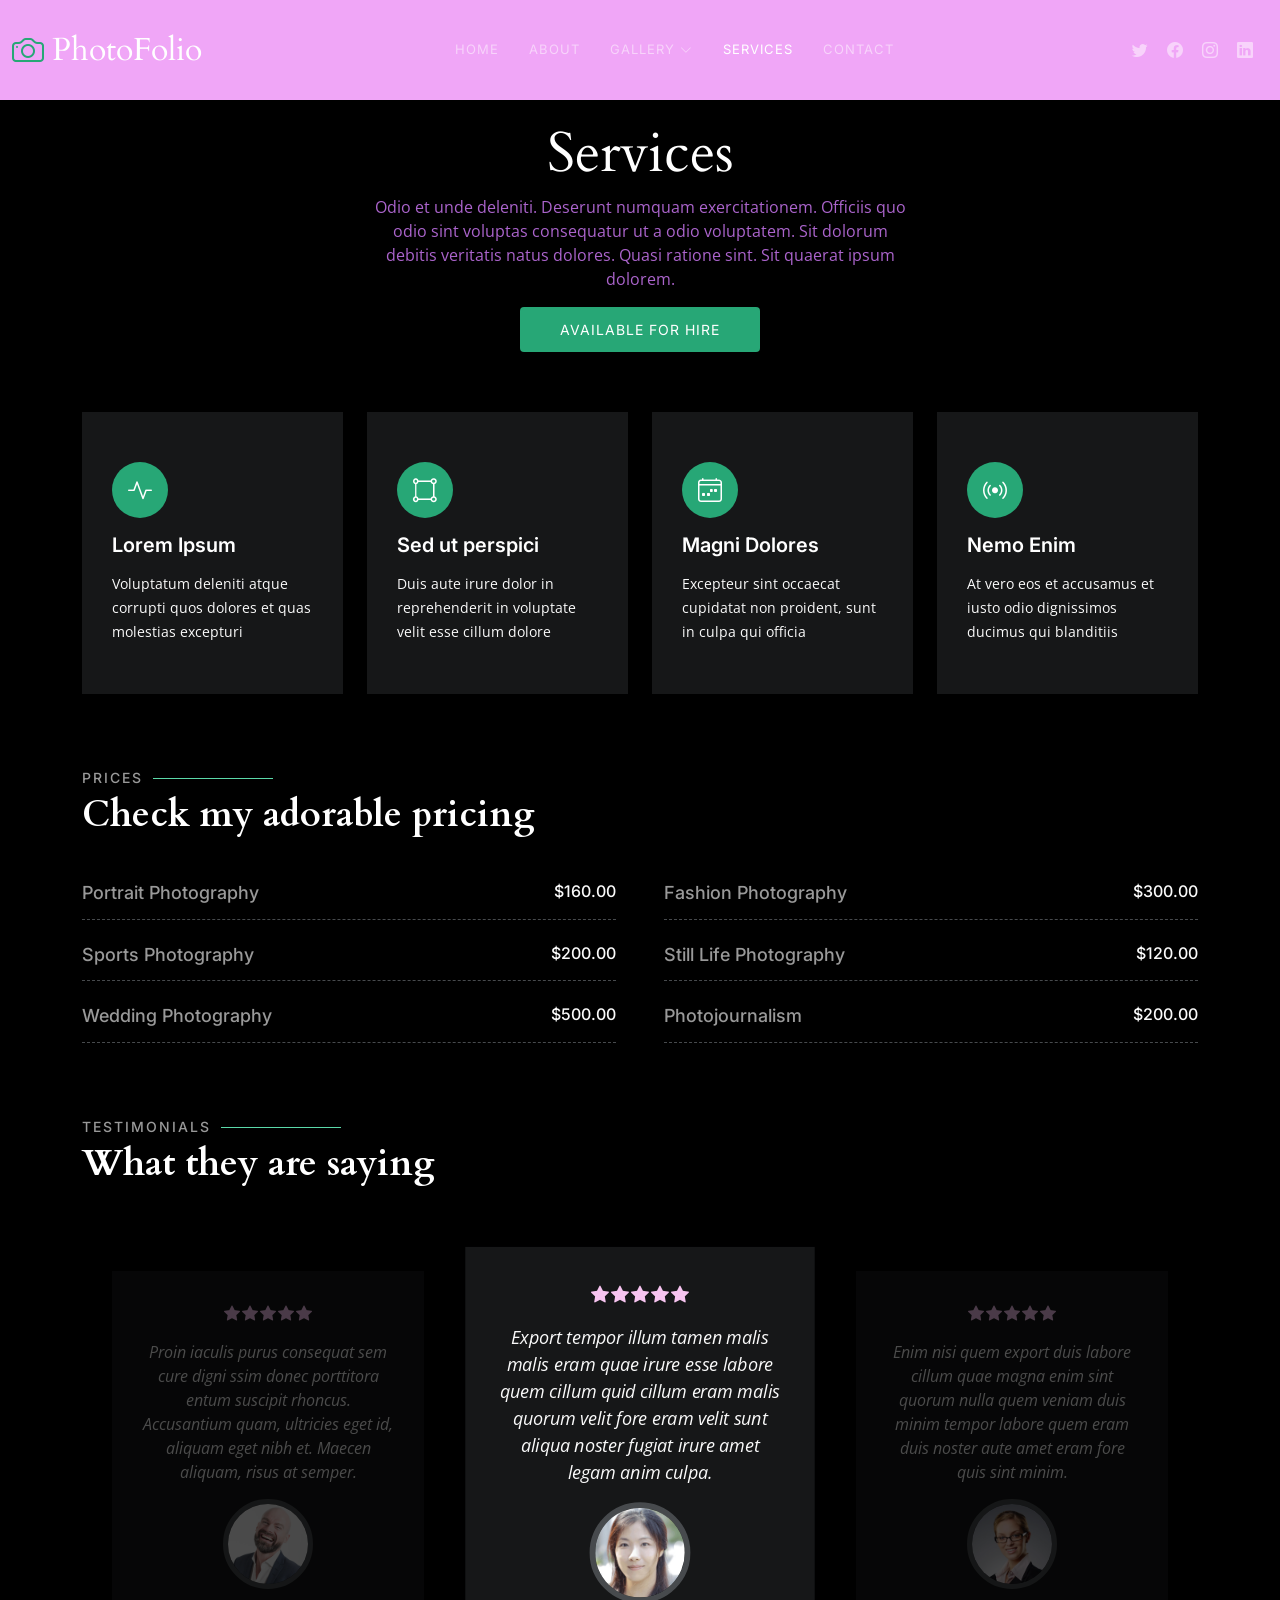
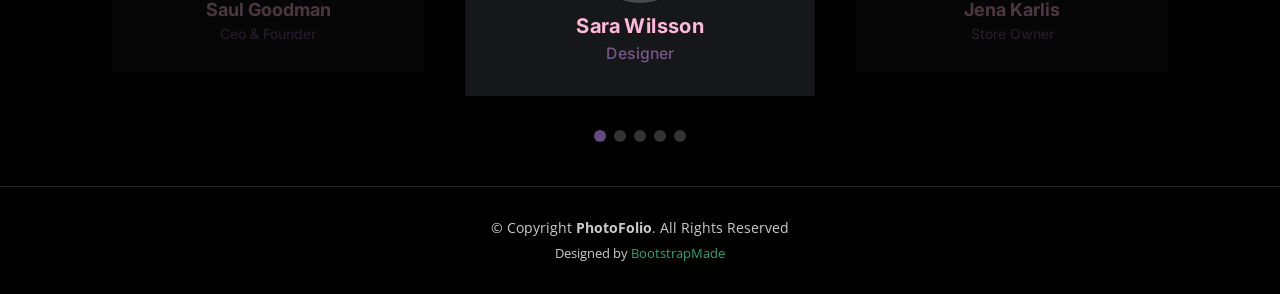
<file: services.html>
<!DOCTYPE html>
<html lang="en">

<head>
  <meta charset="utf-8">
  <meta content="width=device-width, initial-scale=1.0" name="viewport">

  <title>PhotoFolio Bootstrap Template - Services</title>
  <meta content="" name="description">
  <meta content="" name="keywords">

  <!-- Favicons -->
  <link href="assets/img/favicon.png" rel="icon">
  <link href="assets/img/apple-touch-icon.png" rel="apple-touch-icon">

  <!-- Google Fonts -->
  <link rel="preconnect" href="https://fonts.googleapis.com">
  <link rel="preconnect" href="https://fonts.gstatic.com" crossorigin>
  <link href="https://fonts.googleapis.com/css2?family=Open+Sans:ital,wght@0,300;0,400;0,500;0,600;0,700;1,300;1,400;1,600;1,700&family=Inter:ital,wght@0,300;0,400;0,500;0,600;0,700;1,300;1,400;1,500;1,600;1,700&family=Cardo:ital,wght@0,400;0,700;1,400&display=swap" rel="stylesheet">

  <!-- Vendor CSS Files -->
  <link href="assets/vendor/bootstrap/css/bootstrap.min.css" rel="stylesheet">
  <link href="assets/vendor/bootstrap-icons/bootstrap-icons.css" rel="stylesheet">
  <link href="assets/vendor/swiper/swiper-bundle.min.css" rel="stylesheet">
  <link href="assets/vendor/glightbox/css/glightbox.min.css" rel="stylesheet">
  <link href="assets/vendor/aos/aos.css" rel="stylesheet">

  <!-- Template Main CSS File -->
  <link href="assets/css/main.css" rel="stylesheet">

  <!-- =======================================================
  * Template Name: PhotoFolio
  * Template URL: https://bootstrapmade.com/photofolio-bootstrap-photography-website-template/
  * Updated: Mar 17 2024 with Bootstrap v5.3.3
  * Author: BootstrapMade.com
  * License: https://bootstrapmade.com/license/
  ======================================================== -->
</head>

<body>

  <!-- ======= Header ======= -->
  <header id="header" class="header d-flex align-items-center fixed-top">
    <div class="container-fluid d-flex align-items-center justify-content-between">

      <a href="index.html" class="logo d-flex align-items-center  me-auto me-lg-0">
        <!-- Uncomment the line below if you also wish to use an image logo -->
        <!-- <img src="assets/img/logo.png" alt=""> -->
        <i class="bi bi-camera"></i>
        <h1>PhotoFolio</h1>
      </a>

      <nav id="navbar" class="navbar">
        <ul>
          <li><a href="index.html">Home</a></li>
          <li><a href="about.html">About</a></li>
          <li class="dropdown"><a href="#"><span>Gallery</span> <i class="bi bi-chevron-down dropdown-indicator"></i></a>
            <ul>
              <li><a href="gallery.html">Nature</a></li>
              <li><a href="gallery.html">People</a></li>
              <li><a href="gallery.html">Architecture</a></li>
              <li><a href="gallery.html">Animals</a></li>
              <li><a href="gallery.html">Sports</a></li>
              <li><a href="gallery.html">Travel</a></li>
              <li class="dropdown"><a href="#"><span>Sub Menu</span> <i class="bi bi-chevron-down dropdown-indicator"></i></a>
                <ul>
                  <li><a href="#">Sub Menu 1</a></li>
                  <li><a href="#">Sub Menu 2</a></li>
                  <li><a href="#">Sub Menu 3</a></li>
                </ul>
              </li>
            </ul>
          </li>
          <li><a href="services.html" class="active">Services</a></li>
          <li><a href="contact.html">Contact</a></li>
        </ul>
      </nav><!-- .navbar -->

      <div class="header-social-links">
        <a href="#" class="twitter"><i class="bi bi-twitter"></i></a>
        <a href="#" class="facebook"><i class="bi bi-facebook"></i></a>
        <a href="#" class="instagram"><i class="bi bi-instagram"></i></a>
        <a href="#" class="linkedin"><i class="bi bi-linkedin"></i></i></a>
      </div>
      <i class="mobile-nav-toggle mobile-nav-show bi bi-list"></i>
      <i class="mobile-nav-toggle mobile-nav-hide d-none bi bi-x"></i>

    </div>
  </header><!-- End Header -->

  <main id="main" data-aos="fade" data-aos-delay="1500">

    <!-- ======= End Page Header ======= -->
    <div class="page-header d-flex align-items-center">
      <div class="container position-relative">
        <div class="row d-flex justify-content-center">
          <div class="col-lg-6 text-center">
            <h2>Services</h2>
            <p>Odio et unde deleniti. Deserunt numquam exercitationem. Officiis quo odio sint voluptas consequatur ut a odio voluptatem. Sit dolorum debitis veritatis natus dolores. Quasi ratione sint. Sit quaerat ipsum dolorem.</p>

            <a class="cta-btn" href="contact.html">Available for hire</a>

          </div>
        </div>
      </div>
    </div><!-- End Page Header -->

    <!-- ======= Services Section ======= -->
    <section id="services" class="services">
      <div class="container">

        <div class="row gy-4">

          <div class="col-xl-3 col-md-6 d-flex">
            <div class="service-item position-relative">
              <i class="bi bi-activity"></i>
              <h4><a href="" class="stretched-link">Lorem Ipsum</a></h4>
              <p>Voluptatum deleniti atque corrupti quos dolores et quas molestias excepturi</p>
            </div>
          </div><!-- End Service Item -->

          <div class="col-xl-3 col-md-6 d-flex">
            <div class="service-item position-relative">
              <i class="bi bi-bounding-box-circles"></i>
              <h4><a href="" class="stretched-link">Sed ut perspici</a></h4>
              <p>Duis aute irure dolor in reprehenderit in voluptate velit esse cillum dolore</p>
            </div>
          </div><!-- End Service Item -->

          <div class="col-xl-3 col-md-6 d-flex">
            <div class="service-item position-relative">
              <i class="bi bi-calendar4-week"></i>
              <h4><a href="" class="stretched-link">Magni Dolores</a></h4>
              <p>Excepteur sint occaecat cupidatat non proident, sunt in culpa qui officia</p>
            </div>
          </div><!-- End Service Item -->

          <div class="col-xl-3 col-md-6 d-flex">
            <div class="service-item position-relative">
              <i class="bi bi-broadcast"></i>
              <h4><a href="" class="stretched-link">Nemo Enim</a></h4>
              <p>At vero eos et accusamus et iusto odio dignissimos ducimus qui blanditiis</p>
            </div>
          </div><!-- End Service Item -->

        </div>

      </div>
    </section><!-- End Services Section -->

    <!-- ======= Pricing Section ======= -->
    <section id="pricing" class="pricing">
      <div class="container">

        <div class="section-header">
          <h2>Prices</h2>
          <p>Check my adorable pricing</p>
        </div>

        <div class="row gy-4 gx-lg-5">

          <div class="col-lg-6">
            <div class="pricing-item d-flex justify-content-between">
              <h3>Portrait Photography</h3>
              <h4>$160.00</h4>
            </div>
          </div><!-- End Pricing Item -->

          <div class="col-lg-6">
            <div class="pricing-item d-flex justify-content-between">
              <h3>Fashion Photography</h3>
              <h4>$300.00</h4>
            </div>
          </div><!-- End Pricing Item -->

          <div class="col-lg-6">
            <div class="pricing-item d-flex justify-content-between">
              <h3>Sports Photography</h3>
              <h4>$200.00</h4>
            </div>
          </div><!-- End Pricing Item -->

          <div class="col-lg-6">
            <div class="pricing-item d-flex justify-content-between">
              <h3>Still Life Photography</h3>
              <h4>$120.00</h4>
            </div>
          </div><!-- End Pricing Item -->

          <div class="col-lg-6">
            <div class="pricing-item d-flex justify-content-between">
              <h3>Wedding Photography</h3>
              <h4>$500.00</h4>
            </div>
          </div><!-- End Pricing Item -->

          <div class="col-lg-6">
            <div class="pricing-item d-flex justify-content-between">
              <h3>Photojournalism</h3>
              <h4>$200.00</h4>
            </div>
          </div><!-- End Pricing Item -->

        </div>
    </section><!-- End Pricing Section -->

    <!-- ======= Testimonials Section ======= -->
    <section id="testimonials" class="testimonials">
      <div class="container">

        <div class="section-header">
          <h2>Testimonials</h2>
          <p>What they are saying</p>
        </div>

        <div class="slides-3 swiper">
          <div class="swiper-wrapper">

            <div class="swiper-slide">
              <div class="testimonial-item">
                <div class="stars">
                  <i class="bi bi-star-fill"></i><i class="bi bi-star-fill"></i><i class="bi bi-star-fill"></i><i class="bi bi-star-fill"></i><i class="bi bi-star-fill"></i>
                </div>
                <p>
                  Proin iaculis purus consequat sem cure digni ssim donec porttitora entum suscipit rhoncus. Accusantium quam, ultricies eget id, aliquam eget nibh et. Maecen aliquam, risus at semper.
                </p>
                <div class="profile mt-auto">
                  <img src="assets/img/testimonials/testimonials-1.jpg" class="testimonial-img" alt="">
                  <h3>Saul Goodman</h3>
                  <h4>Ceo &amp; Founder</h4>
                </div>
              </div>
            </div><!-- End testimonial item -->

            <div class="swiper-slide">
              <div class="testimonial-item">
                <div class="stars">
                  <i class="bi bi-star-fill"></i><i class="bi bi-star-fill"></i><i class="bi bi-star-fill"></i><i class="bi bi-star-fill"></i><i class="bi bi-star-fill"></i>
                </div>
                <p>
                  Export tempor illum tamen malis malis eram quae irure esse labore quem cillum quid cillum eram malis quorum velit fore eram velit sunt aliqua noster fugiat irure amet legam anim culpa.
                </p>
                <div class="profile mt-auto">
                  <img src="assets/img/testimonials/testimonials-2.jpg" class="testimonial-img" alt="">
                  <h3>Sara Wilsson</h3>
                  <h4>Designer</h4>
                </div>
              </div>
            </div><!-- End testimonial item -->

            <div class="swiper-slide">
              <div class="testimonial-item">
                <div class="stars">
                  <i class="bi bi-star-fill"></i><i class="bi bi-star-fill"></i><i class="bi bi-star-fill"></i><i class="bi bi-star-fill"></i><i class="bi bi-star-fill"></i>
                </div>
                <p>
                  Enim nisi quem export duis labore cillum quae magna enim sint quorum nulla quem veniam duis minim tempor labore quem eram duis noster aute amet eram fore quis sint minim.
                </p>
                <div class="profile mt-auto">
                  <img src="assets/img/testimonials/testimonials-3.jpg" class="testimonial-img" alt="">
                  <h3>Jena Karlis</h3>
                  <h4>Store Owner</h4>
                </div>
              </div>
            </div><!-- End testimonial item -->

            <div class="swiper-slide">
              <div class="testimonial-item">
                <div class="stars">
                  <i class="bi bi-star-fill"></i><i class="bi bi-star-fill"></i><i class="bi bi-star-fill"></i><i class="bi bi-star-fill"></i><i class="bi bi-star-fill"></i>
                </div>
                <p>
                  Fugiat enim eram quae cillum dolore dolor amet nulla culpa multos export minim fugiat minim velit minim dolor enim duis veniam ipsum anim magna sunt elit fore quem dolore labore illum veniam.
                </p>
                <div class="profile mt-auto">
                  <img src="assets/img/testimonials/testimonials-4.jpg" class="testimonial-img" alt="">
                  <h3>Matt Brandon</h3>
                  <h4>Freelancer</h4>
                </div>
              </div>
            </div><!-- End testimonial item -->

            <div class="swiper-slide">
              <div class="testimonial-item">
                <div class="stars">
                  <i class="bi bi-star-fill"></i><i class="bi bi-star-fill"></i><i class="bi bi-star-fill"></i><i class="bi bi-star-fill"></i><i class="bi bi-star-fill"></i>
                </div>
                <p>
                  Quis quorum aliqua sint quem legam fore sunt eram irure aliqua veniam tempor noster veniam enim culpa labore duis sunt culpa nulla illum cillum fugiat legam esse veniam culpa fore nisi cillum quid.
                </p>
                <div class="profile mt-auto">
                  <img src="assets/img/testimonials/testimonials-5.jpg" class="testimonial-img" alt="">
                  <h3>John Larson</h3>
                  <h4>Entrepreneur</h4>
                </div>
              </div>
            </div><!-- End testimonial item -->

          </div>
          <div class="swiper-pagination"></div>
        </div>

      </div>
    </section><!-- End Testimonials Section -->

  </main><!-- End #main -->

  <!-- ======= Footer ======= -->
  <footer id="footer" class="footer">
    <div class="container">
      <div class="copyright">
        &copy; Copyright <strong><span>PhotoFolio</span></strong>. All Rights Reserved
      </div>
      <div class="credits">
        <!-- All the links in the footer should remain intact. -->
        <!-- You can delete the links only if you purchased the pro version. -->
        <!-- Licensing information: https://bootstrapmade.com/license/ -->
        <!-- Purchase the pro version with working PHP/AJAX contact form: https://bootstrapmade.com/photofolio-bootstrap-photography-website-template/ -->
        Designed by <a href="https://bootstrapmade.com/">BootstrapMade</a>
      </div>
    </div>
  </footer><!-- End Footer -->

  <a href="#" class="scroll-top d-flex align-items-center justify-content-center"><i class="bi bi-arrow-up-short"></i></a>

  <div id="preloader">
    <div class="line"></div>
  </div>

  <!-- Vendor JS Files -->
  <script src="assets/vendor/bootstrap/js/bootstrap.bundle.min.js"></script>
  <script src="assets/vendor/swiper/swiper-bundle.min.js"></script>
  <script src="assets/vendor/glightbox/js/glightbox.min.js"></script>
  <script src="assets/vendor/aos/aos.js"></script>
  <script src="assets/vendor/php-email-form/validate.js"></script>

  <!-- Template Main JS File -->
  <script src="assets/js/main.js"></script>

</body>

</html>
</file>
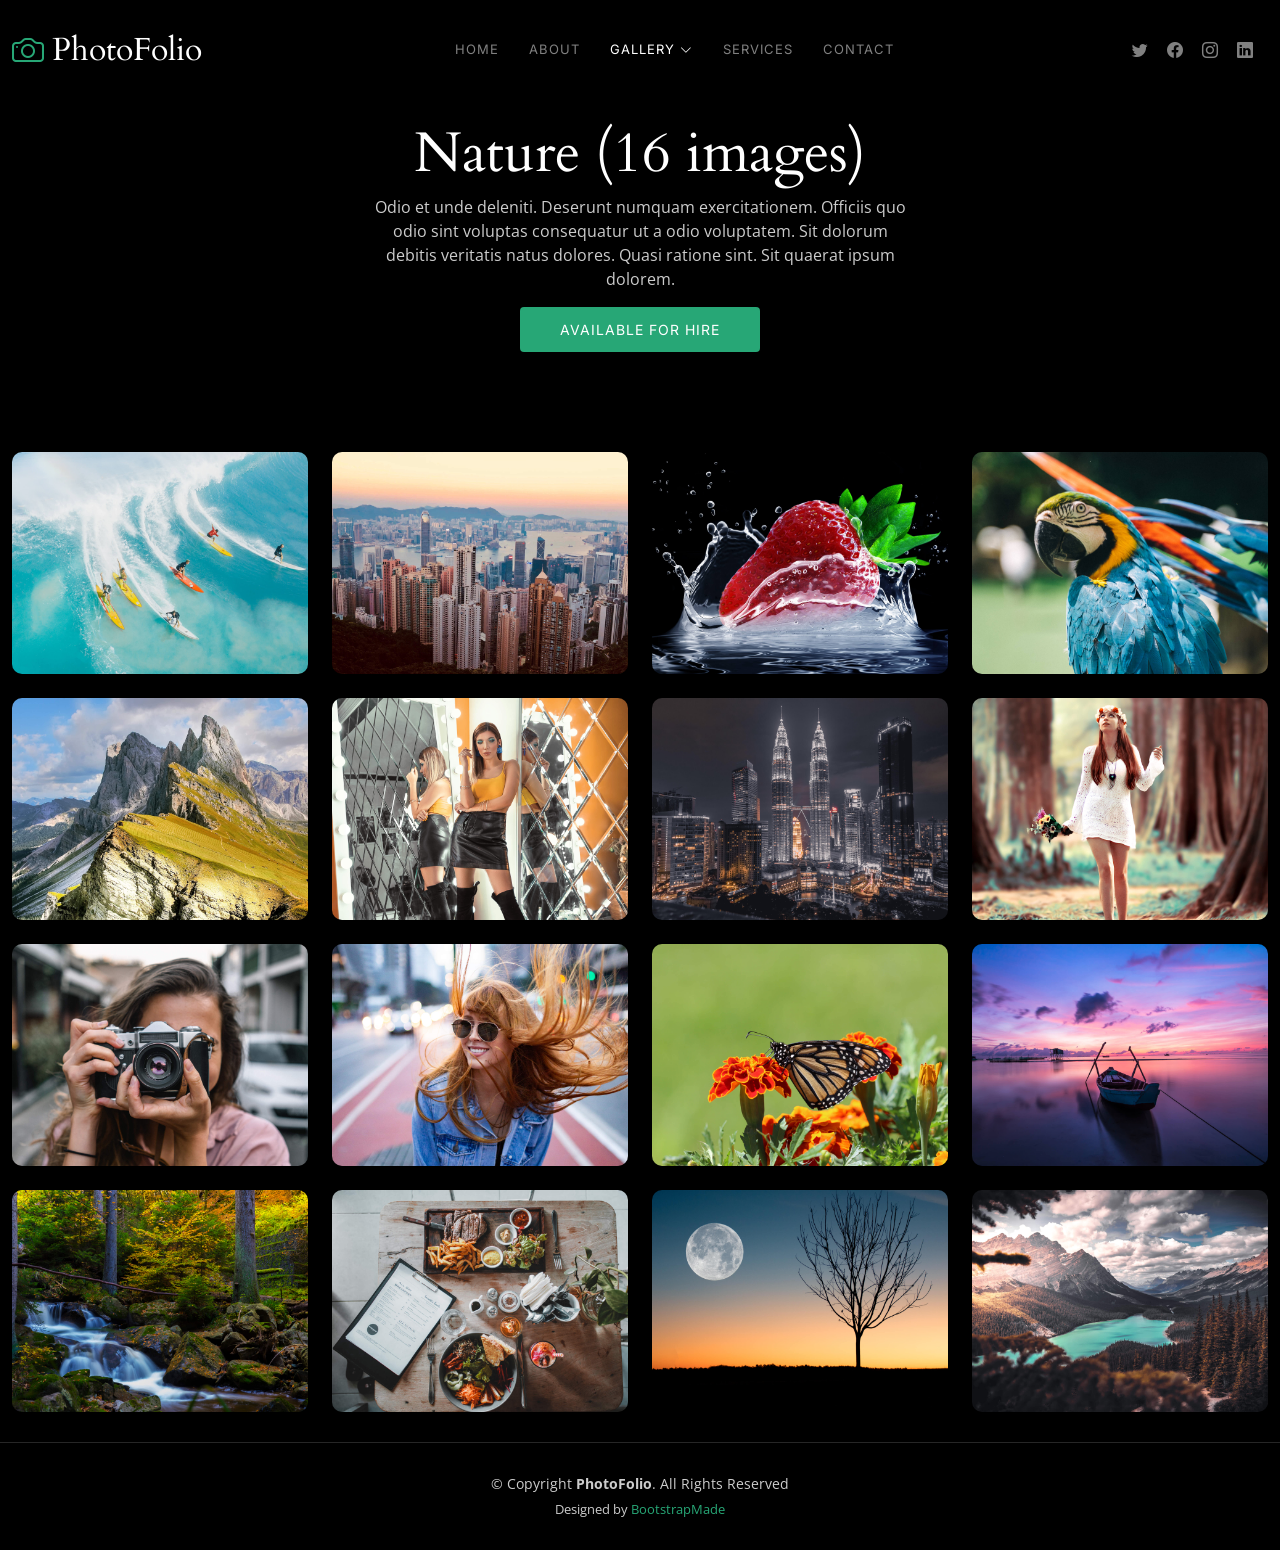
<file: PhotoFolio/gallery.html>
<!DOCTYPE html>
<html lang="en">

<head>
  <meta charset="utf-8">
  <meta content="width=device-width, initial-scale=1.0" name="viewport">

  <title>PhotoFolio Bootstrap Template - Gallery</title>
  <meta content="" name="description">
  <meta content="" name="keywords">

  <!-- Favicons -->
  <link href="assets/img/favicon.png" rel="icon">
  <link href="assets/img/apple-touch-icon.png" rel="apple-touch-icon">

  <!-- Google Fonts -->
  <link rel="preconnect" href="https://fonts.googleapis.com">
  <link rel="preconnect" href="https://fonts.gstatic.com" crossorigin>
  <link href="https://fonts.googleapis.com/css2?family=Open+Sans:ital,wght@0,300;0,400;0,500;0,600;0,700;1,300;1,400;1,600;1,700&family=Inter:ital,wght@0,300;0,400;0,500;0,600;0,700;1,300;1,400;1,500;1,600;1,700&family=Cardo:ital,wght@0,400;0,700;1,400&display=swap" rel="stylesheet">

  <!-- Vendor CSS Files -->
  <link href="assets/vendor/bootstrap/css/bootstrap.min.css" rel="stylesheet">
  <link href="assets/vendor/bootstrap-icons/bootstrap-icons.css" rel="stylesheet">
  <link href="assets/vendor/swiper/swiper-bundle.min.css" rel="stylesheet">
  <link href="assets/vendor/glightbox/css/glightbox.min.css" rel="stylesheet">
  <link href="assets/vendor/aos/aos.css" rel="stylesheet">

  <!-- Template Main CSS File -->
  <link href="assets/css/main.css" rel="stylesheet">

  <!-- =======================================================
  * Template Name: PhotoFolio
  * Template URL: https://bootstrapmade.com/photofolio-bootstrap-photography-website-template/
  * Updated: Mar 17 2024 with Bootstrap v5.3.3
  * Author: BootstrapMade.com
  * License: https://bootstrapmade.com/license/
  ======================================================== -->
</head>

<body>

  <!-- ======= Header ======= -->
  <header id="header" class="header d-flex align-items-center fixed-top">
    <div class="container-fluid d-flex align-items-center justify-content-between">

      <a href="index.html" class="logo d-flex align-items-center  me-auto me-lg-0">
        <!-- Uncomment the line below if you also wish to use an image logo -->
        <!-- <img src="assets/img/logo.png" alt=""> -->
        <i class="bi bi-camera"></i>
        <h1>PhotoFolio</h1>
      </a>

      <nav id="navbar" class="navbar">
        <ul>
          <li><a href="index.html">Home</a></li>
          <li><a href="about.html">About</a></li>
          <li class="dropdown"><a href="#" class="active"><span>Gallery</span> <i class="bi bi-chevron-down dropdown-indicator"></i></a>
            <ul>
              <li><a href="gallery.html">Nature</a></li>
              <li><a href="gallery.html">People</a></li>
              <li><a href="gallery.html">Architecture</a></li>
              <li><a href="gallery.html">Animals</a></li>
              <li><a href="gallery.html">Sports</a></li>
              <li><a href="gallery.html">Travel</a></li>
              <li class="dropdown"><a href="#"><span>Sub Menu</span> <i class="bi bi-chevron-down dropdown-indicator"></i></a>
                <ul>
                  <li><a href="#">Sub Menu 1</a></li>
                  <li><a href="#">Sub Menu 2</a></li>
                  <li><a href="#">Sub Menu 3</a></li>
                </ul>
              </li>
            </ul>
          </li>
          <li><a href="services.html">Services</a></li>
          <li><a href="contact.html">Contact</a></li>
        </ul>
      </nav><!-- .navbar -->

      <div class="header-social-links">
        <a href="#" class="twitter"><i class="bi bi-twitter"></i></a>
        <a href="#" class="facebook"><i class="bi bi-facebook"></i></a>
        <a href="#" class="instagram"><i class="bi bi-instagram"></i></a>
        <a href="#" class="linkedin"><i class="bi bi-linkedin"></i></i></a>
      </div>
      <i class="mobile-nav-toggle mobile-nav-show bi bi-list"></i>
      <i class="mobile-nav-toggle mobile-nav-hide d-none bi bi-x"></i>

    </div>
  </header><!-- End Header -->

  <main id="main" data-aos="fade" data-aos-delay="1500">

    <!-- ======= End Page Header ======= -->
    <div class="page-header d-flex align-items-center">
      <div class="container position-relative">
        <div class="row d-flex justify-content-center">
          <div class="col-lg-6 text-center">
            <h2>Nature (16 images)</h2>
            <p>Odio et unde deleniti. Deserunt numquam exercitationem. Officiis quo odio sint voluptas consequatur ut a odio voluptatem. Sit dolorum debitis veritatis natus dolores. Quasi ratione sint. Sit quaerat ipsum dolorem.</p>

            <a class="cta-btn" href="contact.html">Available for hire</a>

          </div>
        </div>
      </div>
    </div><!-- End Page Header -->

    <!-- ======= Gallery Section ======= -->
    <section id="gallery" class="gallery">
      <div class="container-fluid">

        <div class="row gy-4 justify-content-center">
          <div class="col-xl-3 col-lg-4 col-md-6">
            <div class="gallery-item h-100">
              <img src="assets/img/gallery/gallery-1.jpg" class="img-fluid" alt="">
              <div class="gallery-links d-flex align-items-center justify-content-center">
                <a href="assets/img/gallery/gallery-1.jpg" title="Gallery 1" class="glightbox preview-link"><i class="bi bi-arrows-angle-expand"></i></a>
                <a href="gallery-single.html" class="details-link"><i class="bi bi-link-45deg"></i></a>
              </div>
            </div>
          </div><!-- End Gallery Item -->
          <div class="col-xl-3 col-lg-4 col-md-6">
            <div class="gallery-item h-100">
              <img src="assets/img/gallery/gallery-2.jpg" class="img-fluid" alt="">
              <div class="gallery-links d-flex align-items-center justify-content-center">
                <a href="assets/img/gallery/gallery-2.jpg" title="Gallery 2" class="glightbox preview-link"><i class="bi bi-arrows-angle-expand"></i></a>
                <a href="gallery-single.html" class="details-link"><i class="bi bi-link-45deg"></i></a>
              </div>
            </div>
          </div><!-- End Gallery Item -->
          <div class="col-xl-3 col-lg-4 col-md-6">
            <div class="gallery-item h-100">
              <img src="assets/img/gallery/gallery-3.jpg" class="img-fluid" alt="">
              <div class="gallery-links d-flex align-items-center justify-content-center">
                <a href="assets/img/gallery/gallery-3.jpg" title="Gallery 3" class="glightbox preview-link"><i class="bi bi-arrows-angle-expand"></i></a>
                <a href="gallery-single.html" class="details-link"><i class="bi bi-link-45deg"></i></a>
              </div>
            </div>
          </div><!-- End Gallery Item -->
          <div class="col-xl-3 col-lg-4 col-md-6">
            <div class="gallery-item h-100">
              <img src="assets/img/gallery/gallery-4.jpg" class="img-fluid" alt="">
              <div class="gallery-links d-flex align-items-center justify-content-center">
                <a href="assets/img/gallery/gallery-4.jpg" title="Gallery 4" class="glightbox preview-link"><i class="bi bi-arrows-angle-expand"></i></a>
                <a href="gallery-single.html" class="details-link"><i class="bi bi-link-45deg"></i></a>
              </div>
            </div>
          </div><!-- End Gallery Item -->
          <div class="col-xl-3 col-lg-4 col-md-6">
            <div class="gallery-item h-100">
              <img src="assets/img/gallery/gallery-5.jpg" class="img-fluid" alt="">
              <div class="gallery-links d-flex align-items-center justify-content-center">
                <a href="assets/img/gallery/gallery-5.jpg" title="Gallery 5" class="glightbox preview-link"><i class="bi bi-arrows-angle-expand"></i></a>
                <a href="gallery-single.html" class="details-link"><i class="bi bi-link-45deg"></i></a>
              </div>
            </div>
          </div><!-- End Gallery Item -->
          <div class="col-xl-3 col-lg-4 col-md-6">
            <div class="gallery-item h-100">
              <img src="assets/img/gallery/gallery-6.jpg" class="img-fluid" alt="">
              <div class="gallery-links d-flex align-items-center justify-content-center">
                <a href="assets/img/gallery/gallery-6.jpg" title="Gallery 6" class="glightbox preview-link"><i class="bi bi-arrows-angle-expand"></i></a>
                <a href="gallery-single.html" class="details-link"><i class="bi bi-link-45deg"></i></a>
              </div>
            </div>
          </div><!-- End Gallery Item -->
          <div class="col-xl-3 col-lg-4 col-md-6">
            <div class="gallery-item h-100">
              <img src="assets/img/gallery/gallery-7.jpg" class="img-fluid" alt="">
              <div class="gallery-links d-flex align-items-center justify-content-center">
                <a href="assets/img/gallery/gallery-7.jpg" title="Gallery 7" class="glightbox preview-link"><i class="bi bi-arrows-angle-expand"></i></a>
                <a href="gallery-single.html" class="details-link"><i class="bi bi-link-45deg"></i></a>
              </div>
            </div>
          </div><!-- End Gallery Item -->
          <div class="col-xl-3 col-lg-4 col-md-6">
            <div class="gallery-item h-100">
              <img src="assets/img/gallery/gallery-8.jpg" class="img-fluid" alt="">
              <div class="gallery-links d-flex align-items-center justify-content-center">
                <a href="assets/img/gallery/gallery-8.jpg" title="Gallery 8" class="glightbox preview-link"><i class="bi bi-arrows-angle-expand"></i></a>
                <a href="gallery-single.html" class="details-link"><i class="bi bi-link-45deg"></i></a>
              </div>
            </div>
          </div><!-- End Gallery Item -->
          <div class="col-xl-3 col-lg-4 col-md-6">
            <div class="gallery-item h-100">
              <img src="assets/img/gallery/gallery-9.jpg" class="img-fluid" alt="">
              <div class="gallery-links d-flex align-items-center justify-content-center">
                <a href="assets/img/gallery/gallery-9.jpg" title="Gallery 9" class="glightbox preview-link"><i class="bi bi-arrows-angle-expand"></i></a>
                <a href="gallery-single.html" class="details-link"><i class="bi bi-link-45deg"></i></a>
              </div>
            </div>
          </div><!-- End Gallery Item -->
          <div class="col-xl-3 col-lg-4 col-md-6">
            <div class="gallery-item h-100">
              <img src="assets/img/gallery/gallery-10.jpg" class="img-fluid" alt="">
              <div class="gallery-links d-flex align-items-center justify-content-center">
                <a href="assets/img/gallery/gallery-10.jpg" title="Gallery 10" class="glightbox preview-link"><i class="bi bi-arrows-angle-expand"></i></a>
                <a href="gallery-single.html" class="details-link"><i class="bi bi-link-45deg"></i></a>
              </div>
            </div>
          </div><!-- End Gallery Item -->
          <div class="col-xl-3 col-lg-4 col-md-6">
            <div class="gallery-item h-100">
              <img src="assets/img/gallery/gallery-11.jpg" class="img-fluid" alt="">
              <div class="gallery-links d-flex align-items-center justify-content-center">
                <a href="assets/img/gallery/gallery-11.jpg" title="Gallery 11" class="glightbox preview-link"><i class="bi bi-arrows-angle-expand"></i></a>
                <a href="gallery-single.html" class="details-link"><i class="bi bi-link-45deg"></i></a>
              </div>
            </div>
          </div><!-- End Gallery Item -->
          <div class="col-xl-3 col-lg-4 col-md-6">
            <div class="gallery-item h-100">
              <img src="assets/img/gallery/gallery-12.jpg" class="img-fluid" alt="">
              <div class="gallery-links d-flex align-items-center justify-content-center">
                <a href="assets/img/gallery/gallery-12.jpg" title="Gallery 12" class="glightbox preview-link"><i class="bi bi-arrows-angle-expand"></i></a>
                <a href="gallery-single.html" class="details-link"><i class="bi bi-link-45deg"></i></a>
              </div>
            </div>
          </div><!-- End Gallery Item -->
          <div class="col-xl-3 col-lg-4 col-md-6">
            <div class="gallery-item h-100">
              <img src="assets/img/gallery/gallery-13.jpg" class="img-fluid" alt="">
              <div class="gallery-links d-flex align-items-center justify-content-center">
                <a href="assets/img/gallery/gallery-13.jpg" title="Gallery 13" class="glightbox preview-link"><i class="bi bi-arrows-angle-expand"></i></a>
                <a href="gallery-single.html" class="details-link"><i class="bi bi-link-45deg"></i></a>
              </div>
            </div>
          </div><!-- End Gallery Item -->
          <div class="col-xl-3 col-lg-4 col-md-6">
            <div class="gallery-item h-100">
              <img src="assets/img/gallery/gallery-14.jpg" class="img-fluid" alt="">
              <div class="gallery-links d-flex align-items-center justify-content-center">
                <a href="assets/img/gallery/gallery-14.jpg" title="Gallery 14" class="glightbox preview-link"><i class="bi bi-arrows-angle-expand"></i></a>
                <a href="gallery-single.html" class="details-link"><i class="bi bi-link-45deg"></i></a>
              </div>
            </div>
          </div><!-- End Gallery Item -->
          <div class="col-xl-3 col-lg-4 col-md-6">
            <div class="gallery-item h-100">
              <img src="assets/img/gallery/gallery-15.jpg" class="img-fluid" alt="">
              <div class="gallery-links d-flex align-items-center justify-content-center">
                <a href="assets/img/gallery/gallery-15.jpg" title="Gallery 15" class="glightbox preview-link"><i class="bi bi-arrows-angle-expand"></i></a>
                <a href="gallery-single.html" class="details-link"><i class="bi bi-link-45deg"></i></a>
              </div>
            </div>
          </div><!-- End Gallery Item -->
          <div class="col-xl-3 col-lg-4 col-md-6">
            <div class="gallery-item h-100">
              <img src="assets/img/gallery/gallery-16.jpg" class="img-fluid" alt="">
              <div class="gallery-links d-flex align-items-center justify-content-center">
                <a href="assets/img/gallery/gallery-16.jpg" title="Gallery 16" class="glightbox preview-link"><i class="bi bi-arrows-angle-expand"></i></a>
                <a href="gallery-single.html" class="details-link"><i class="bi bi-link-45deg"></i></a>
              </div>
            </div>
          </div><!-- End Gallery Item -->

        </div>

      </div>
    </section><!-- End Gallery Section -->

  </main><!-- End #main -->

  <!-- ======= Footer ======= -->
  <footer id="footer" class="footer">
    <div class="container">
      <div class="copyright">
        &copy; Copyright <strong><span>PhotoFolio</span></strong>. All Rights Reserved
      </div>
      <div class="credits">
        <!-- All the links in the footer should remain intact. -->
        <!-- You can delete the links only if you purchased the pro version. -->
        <!-- Licensing information: https://bootstrapmade.com/license/ -->
        <!-- Purchase the pro version with working PHP/AJAX contact form: https://bootstrapmade.com/photofolio-bootstrap-photography-website-template/ -->
        Designed by <a href="https://bootstrapmade.com/">BootstrapMade</a>
      </div>
    </div>
  </footer><!-- End Footer -->

  <a href="#" class="scroll-top d-flex align-items-center justify-content-center"><i class="bi bi-arrow-up-short"></i></a>

  <div id="preloader">
    <div class="line"></div>
  </div>

  <!-- Vendor JS Files -->
  <script src="assets/vendor/bootstrap/js/bootstrap.bundle.min.js"></script>
  <script src="assets/vendor/swiper/swiper-bundle.min.js"></script>
  <script src="assets/vendor/glightbox/js/glightbox.min.js"></script>
  <script src="assets/vendor/aos/aos.js"></script>
  <script src="assets/vendor/php-email-form/validate.js"></script>

  <!-- Template Main JS File -->
  <script src="assets/js/main.js"></script>

</body>

</html>
</file>
<file: assets/css/main.css>
/**
* Template Name: PhotoFolio
* Template URL: https://bootstrapmade.com/photofolio-bootstrap-photography-website-template/
* Updated: Mar 17 2024 with Bootstrap v5.3.3
* Author: BootstrapMade.com
* License: https://bootstrapmade.com/license/
*/

/*--------------------------------------------------------------
# Set main reusable colors and fonts using CSS variables
# Learn more about CSS variables at https://developer.mozilla.org/en-US/docs/Web/CSS/Using_CSS_custom_properties
--------------------------------------------------------------*/
/* Fonts */
:root {
  --font-default: "Open Sans", system-ui, -apple-system, "Segoe UI", Roboto, "Helvetica Neue", Arial, "Noto Sans", "Liberation Sans", sans-serif, "Apple Color Emoji", "Segoe UI Emoji", "Segoe UI Symbol", "Noto Color Emoji";
  --font-primary: "Inter", sans-serif;
  --font-secondary: "Cardo", sans-serif;
}

/* Colors */
:root {
  --color-default: #fafafa;
  --color-primary: #27a776;
  --color-secondary: #161718;
}

/* Smooth scroll behavior */
:root {
  scroll-behavior: smooth;
}

/*--------------------------------------------------------------
# General
--------------------------------------------------------------*/
body {
  font-family: var(--font-default);
  color: var(--color-default);
  background-color: #000;
}

a {
  color: var(--color-primary);
  text-decoration: none;
}

a:hover {
  color: #32cf93;
  text-decoration: none;
}

h1,
h2,
h3,
h4,
h5,
h6 {
  font-family: var(--font-primary);
}

/*--------------------------------------------------------------
# Sections & Section Header
--------------------------------------------------------------*/
.section-header {
  padding-bottom: 40px;
}

.section-header h2 {
  font-size: 14px;
  font-weight: 500;
  padding: 0;
  line-height: 1px;
  margin: 0 0 5px 0;
  letter-spacing: 2px;
  text-transform: uppercase;
  color: rgba(255, 255, 255, 0.6);
  font-family: var(--font-primary);
}

.section-header h2::after {
  content: "";
  width: 120px;
  height: 1px;
  display: inline-block;
  background: #5bd9a9;
  margin: 4px 10px;
}

.section-header p {
  margin: 0;
  margin: 0;
  font-size: 36px;
  font-weight: 700;
  font-family: var(--font-secondary);
  color: #fff;
}

/*--------------------------------------------------------------
# Page Header
--------------------------------------------------------------*/
.page-header {
  padding: 120px 0 60px 0;
  min-height: 30vh;
  position: relative;
}

.page-header h2 {
  font-size: 56px;
  font-weight: 500;
  color: #fff;
  font-family: var(--font-secondary);
}

@media (max-width: 768px) {
  .page-header h2 {
    font-size: 36px;
  }
}

.page-header p {
  color: rgba(214, 125, 255, 0.8);
}

.page-header .cta-btn {
  font-family: var(--font-primary);
  font-weight: 400;
  font-size: 14px;
  display: inline-block;
  padding: 12px 40px;
  border-radius: 4px;
  letter-spacing: 1px;
  text-transform: uppercase;
  transition: 0.3s;
  color: #fff;
  background: var(--color-primary);
}

.page-header .cta-btn:hover {
  background: #2cbc85;
}

/*--------------------------------------------------------------
# Scroll top button
--------------------------------------------------------------*/
.scroll-top {
  position: fixed;
  visibility: hidden;
  opacity: 0;
  right: 15px;
  bottom: -15px;
  z-index: 99999;
  background: var(--color-primary);
  width: 44px;
  height: 44px;
  border-radius: 50px;
  transition: all 0.4s;
}

.scroll-top i {
  font-size: 24px;
  color: #fff;
  line-height: 0;
}

.scroll-top:hover {
  background: #ff00d4cc;
  color: #fff;
}

.scroll-top.active {
  visibility: visible;
  opacity: 1;
  bottom: 15px;
}

/*--------------------------------------------------------------
# Preloader
--------------------------------------------------------------*/
#preloader {
  display: flex;
  position: fixed;
  inset: 0;
  width: 100%;
  height: 100vh;
  z-index: 99999;
}

#preloader:before,
#preloader:after {
  content: "";
  background-color: var(--color-secondary);
  position: absolute;
  inset: 0;
  width: 50%;
  height: 100%;
  transition: all 0.3s ease 0s;
  z-index: -1;
}

#preloader:after {
  left: auto;
  right: 0;
}

#preloader .line {
  position: relative;
  overflow: hidden;
  margin: auto;
  width: 1px;
  height: 280px;
  transition: all 0.8s ease 0s;
}

#preloader .line:before {
  content: "";
  position: absolute;
  background-color: #fff;
  left: 0;
  top: 50%;
  width: 1px;
  height: 0%;
  transform: translateY(-50%);
  animation: lineincrease 1000ms ease-in-out 0s forwards;
}

#preloader .line:after {
  content: "";
  position: absolute;
  background-color: #999;
  left: 0;
  top: 0;
  width: 1px;
  height: 100%;
  transform: translateY(-100%);
  animation: linemove 1200ms linear 0s infinite;
  animation-delay: 2000ms;
}

#preloader.loaded .line {
  opacity: 0;
  height: 100% !important;
}

#preloader.loaded .line:after {
  opacity: 0;
}

#preloader.loaded:before,
#preloader.loaded:after {
  animation: preloaderfinish 300ms ease-in-out 500ms forwards;
}

@keyframes lineincrease {
  0% {
    height: 0%;
  }

  100% {
    height: 100%;
  }
}

@keyframes linemove {
  0% {
    transform: translateY(200%);
  }

  100% {
    transform: translateY(-100%);
  }
}

@keyframes preloaderfinish {
  0% {
    width: 5 0%;
  }

  100% {
    width: 0%;
  }
}

/*--------------------------------------------------------------
# Header
--------------------------------------------------------------*/
.header {
  transition: all 0.5s;
  z-index: 997;
  padding: 30px 0;
  background-color: hsl(295, 83%, 81%);
}

.header .logo {
  transition: 0.3s;
}

.header .logo img {
  max-height: 40px;
  margin-right: 8px;
}

.header .logo h1 {
  font-size: 32px;
  margin: 0;
  font-weight: 400;
  color: #fff;
  font-family: var(--font-secondary);
}

.header .logo i {
  font-size: 32px;
  margin-right: 8px;
  line-height: 0;
}

@media (max-width: 575px) {
  .header .logo h1 {
    font-size: 26px;
  }

  .header .logo i {
    font-size: 24px;
  }
}

.header .header-social-links {
  padding-right: 15px;
}

.header .header-social-links a {
  color: rgba(255, 255, 255, 0.5);
  padding-left: 15px;
  display: inline-block;
  line-height: 0px;
  transition: 0.3s;
  font-size: 16px;
}

.header .header-social-links a:hover {
  color: #fff;
}

@media (max-width: 575px) {
  .header .header-social-links a {
    padding-left: 5px;
  }
}

/*--------------------------------------------------------------
# Desktop Navigation
--------------------------------------------------------------*/
@media (min-width: 1280px) {
  .navbar {
    padding: 0;
  }

  .navbar ul {
    margin: 0;
    padding: 0;
    display: flex;
    list-style: none;
    align-items: center;
  }

  .navbar li {
    position: relative;
  }

  .navbar a,
  .navbar a:focus {
    display: flex;
    align-items: center;
    justify-content: space-between;
    padding: 10px 0 10px 30px;
    font-family: var(--font-primary);
    text-transform: uppercase;
    letter-spacing: 1px;
    font-size: 13px;
    font-weight: 400;
    color: rgba(255, 255, 255, 0.5);
    white-space: nowrap;
    transition: 0.3s;
  }

  .navbar a i,
  .navbar a:focus i {
    font-size: 12px;
    line-height: 0;
    margin-left: 5px;
  }

  .navbar a:hover,
  .navbar .active,
  .navbar .active:focus,
  .navbar li:hover>a {
    color: #fff;
  }

  .navbar .dropdown ul {
    display: block;
    position: absolute;
    left: 14px;
    top: calc(100% + 30px);
    margin: 0;
    padding: 10px 0;
    z-index: 99;
    opacity: 0;
    visibility: hidden;
    background: var(--color-secondary);
    transition: 0.3s;
    border-radius: 4px;
  }

  .navbar .dropdown ul li {
    min-width: 200px;
  }

  .navbar .dropdown ul a {
    padding: 10px 20px;
    font-size: 15px;
    text-transform: none;
    font-weight: 400;
  }

  .navbar .dropdown ul a i {
    font-size: 12px;
  }

  .navbar .dropdown ul a:hover,
  .navbar .dropdown ul .active:hover,
  .navbar .dropdown ul li:hover>a {
    color: #fff;
  }

  .navbar .dropdown:hover>ul {
    opacity: 1;
    top: 100%;
    visibility: visible;
  }

  .navbar .dropdown .dropdown ul {
    top: 0;
    left: calc(100% - 30px);
    visibility: hidden;
  }

  .navbar .dropdown .dropdown:hover>ul {
    opacity: 1;
    top: 0;
    left: 100%;
    visibility: visible;
  }
}

@media (min-width: 1280px) and (max-width: 1366px) {
  .navbar .dropdown .dropdown ul {
    left: -90%;
  }

  .navbar .dropdown .dropdown:hover>ul {
    left: -100%;
  }
}

@media (min-width: 1280px) {

  .mobile-nav-show,
  .mobile-nav-hide {
    display: none;
  }
}

/*--------------------------------------------------------------
# Mobile Navigation
--------------------------------------------------------------*/
@media (max-width: 1279px) {
  .navbar {
    position: fixed;
    top: 0;
    right: -100%;
    width: 100%;
    max-width: 400px;
    bottom: 0;
    transition: 0.3s;
    z-index: 9997;
  }

  .navbar ul {
    position: absolute;
    inset: 0;
    padding: 50px 0 10px 0;
    margin: 0;
    background: rgba(0, 0, 0, 0.9);
    overflow-y: auto;
    transition: 0.3s;
    z-index: 9998;
  }

  .navbar a,
  .navbar a:focus {
    display: flex;
    align-items: center;
    justify-content: space-between;
    padding: 10px 20px;
    font-family: var(--font-primary);
    font-size: 13px;
    text-transform: uppercase;
    font-weight: 400;
    color: rgba(255, 255, 255, 0.5);
    letter-spacing: 1px;
    white-space: nowrap;
    transition: 0.3s;
  }

  .navbar a i,
  .navbar a:focus i {
    font-size: 12px;
    line-height: 0;
    margin-left: 5px;
  }

  .navbar a:hover,
  .navbar .active,
  .navbar .active:focus,
  .navbar li:hover>a {
    color: #fff;
  }

  .navbar .dropdown ul,
  .navbar .dropdown .dropdown ul {
    position: static;
    display: none;
    padding: 10px 0;
    margin: 10px 20px;
    transition: all 0.5s ease-in-out;
    border: 1px solid black;
  }

  .navbar .dropdown>.dropdown-active,
  .navbar .dropdown .dropdown>.dropdown-active {
    display: block;
  }

  .mobile-nav-show {
    color: #fff;
    font-size: 28px;
    cursor: pointer;
    line-height: 0;
    transition: 0.5s;
    z-index: 9999;
    margin: 0 10px 0 10px;
  }

  .mobile-nav-hide {
    color: #fff;
    font-size: 32px;
    cursor: pointer;
    line-height: 0;
    transition: 0.5s;
    position: fixed;
    right: 20px;
    top: 20px;
    z-index: 9999;
  }

  .mobile-nav-active {
    overflow: hidden;
  }

  .mobile-nav-active .navbar {
    right: 0;
  }

  .mobile-nav-active .navbar:before {
    content: "";
    position: fixed;
    inset: 0;
    background: #ecabe4cc;
    z-index: 9996;
  }
}

/*--------------------------------------------------------------
# About Section
--------------------------------------------------------------*/
.about .content h2 {
  font-weight: 700;
  font-size: 24px;
  color: var(--color-primary);
}

.about .content ul {
  list-style: none;
  padding: 0;
}

.about .content ul li {
  margin-bottom: 20px;
  display: flex;
  align-items: center;
}

.about .content ul strong {
  margin-right: 10px;
}

.about .content ul i {
  font-size: 16px;
  margin-right: 5px;
  color: var(--color-primary);
  line-height: 0;
}

/*--------------------------------------------------------------
# Testimonials Section
--------------------------------------------------------------*/
.testimonials {
  margin-top: 80px;
}

.testimonials .testimonial-item {
  box-sizing: content-box;
  padding: 30px;
  margin: 40px 30px;
  background: var(--color-secondary);
  min-height: 320px;
  display: flex;
  flex-direction: column;
  text-align: center;
  transition: 0.3s;
}

.testimonials .testimonial-item .stars {
  margin-bottom: 15px;
}

.testimonials .testimonial-item .stars i {
  color: hwb(309 77% 3%);
  margin: 0 1px;
}

.testimonials .testimonial-item .testimonial-img {
  width: 90px;
  border-radius: 50%;
  border: 5px solid #474a4d;
  margin: 0 auto;
}

.testimonials .testimonial-item h3 {
  font-size: 18px;
  font-weight: bold;
  margin: 10px 0 5px 0;
  color: hsl(330, 100%, 86%);
}

.testimonials .testimonial-item h4 {
  font-size: 14px;
  color: #d997ff80;
  margin: 0;
}

.testimonials .testimonial-item p {
  font-style: italic;
  margin: 0 auto 15px auto;
}

.testimonials .swiper-pagination {
  margin-top: 20px;
  position: relative;
}

.testimonials .swiper-pagination .swiper-pagination-bullet {
  width: 12px;
  height: 12px;
  background-color: rgba(255, 255, 255, 0.2);
  opacity: 1;
}

.testimonials .swiper-pagination .swiper-pagination-bullet-active {
  background-color: #c496ff80;
}

.testimonials .swiper-slide {
  opacity: 0.3;
}

@media (max-width: 1199px) {
  .testimonials .swiper-slide-active {
    opacity: 1;
  }

  .testimonials .swiper-pagination {
    margin-top: 0;
  }

  .testimonials .testimonial-item {
    margin: 40px 20px;
  }
}

@media (min-width: 1200px) {
  .testimonials .swiper-slide-next {
    opacity: 1;
    transform: scale(1.12);
  }
}

/*--------------------------------------------------------------
# Pricing Section
--------------------------------------------------------------*/
.gallery {
  margin-top: 40px;
}

.gallery .gallery-item {
  position: relative;
  overflow: hidden;
  border-radius: 10px;
}

.gallery .gallery-item img {
  transition: 0.3s;
}

.gallery .gallery-links {
  position: absolute;
  inset: 0;
  opacity: 0;
  transition: all ease-in-out 0.3s;
  background: rgba(0, 0, 0, 0.6);
  z-index: 3;
}

.gallery .gallery-links .preview-link,
.gallery .gallery-links .details-link {
  font-size: 20px;
  color: rgba(255, 255, 255, 0.5);
  transition: 0.3s;
  line-height: 1.2;
  margin: 30px 8px 0 8px;
}

.gallery .gallery-links .preview-link:hover,
.gallery .gallery-links .details-link:hover {
  color: #fff;
}

.gallery .gallery-links .details-link {
  font-size: 30px;
  line-height: 0;
}

.gallery .gallery-item:hover .gallery-links {
  opacity: 1;
}

.gallery .gallery-item:hover .preview-link,
.gallery .gallery-item:hover .details-link {
  margin-top: 0;
}

.gallery .gallery-item:hover img {
  transform: scale(1.1);
}

.glightbox-clean .gslide-description {
  background: #222425;
}

.glightbox-clean .gslide-title {
  color: rgba(255, 255, 255, 0.8);
  margin: 0;
}

/*--------------------------------------------------------------
# Gallery Single Section
--------------------------------------------------------------*/
.gallery-single .portfolio-details-slider img {
  width: 100%;
}

.gallery-single .portfolio-details-slider .swiper-pagination .swiper-pagination-bullet {
  width: 12px;
  height: 12px;
  background-color: rgba(255, 255, 255, 0.7);
  opacity: 1;
}

.gallery-single .portfolio-details-slider .swiper-pagination .swiper-pagination-bullet-active {
  background-color: var(--color-primary);
}

.gallery-single .swiper-button-prev,
.gallery-single .swiper-button-next {
  width: 48px;
  height: 48px;
}

.gallery-single .swiper-button-prev:after,
.gallery-single .swiper-button-next:after {
  color: rgba(255, 255, 255, 0.8);
  background-color: rgba(0, 0, 0, 0.2);
  font-size: 24px;
  border-radius: 50%;
  width: 48px;
  height: 48px;
  display: flex;
  align-items: center;
  justify-content: center;
  transition: 0.3s;
}

.gallery-single .swiper-button-prev:hover:after,
.gallery-single .swiper-button-next:hover:after {
  background-color: rgba(0, 0, 0, 0.6);
}

@media (max-width: 575px) {

  .gallery-single .swiper-button-prev,
  .gallery-single .swiper-button-next {
    display: none;
  }
}

.gallery-single .portfolio-info h3 {
  font-size: 22px;
  font-weight: 700;
  margin-bottom: 20px;
  padding-bottom: 20px;
  position: relative;
  font-family: var(--font-secondary);
}

.gallery-single .portfolio-info h3:after {
  content: "";
  position: absolute;
  display: block;
  width: 50px;
  height: 3px;
  background: var(--color-primary);
  left: 0;
  bottom: 0;
}

.gallery-single .portfolio-info ul {
  list-style: none;
  padding: 0;
  font-size: 15px;
}

.gallery-single .portfolio-info ul li {
  display: flex;
  flex-direction: column;
  padding-bottom: 15px;
}

.gallery-single .portfolio-info ul strong {
  text-transform: uppercase;
  font-weight: 400;
  color: #6b7075;
  font-size: 14px;
}

.gallery-single .portfolio-info .btn-visit {
  padding: 8px 40px;
  background: var(--color-primary);
  color: #fff;
  border-radius: 50px;
  transition: 0.3s;
}

.gallery-single .portfolio-info .btn-visit:hover {
  background: #2cbc85;
}

.gallery-single .portfolio-description h2 {
  font-size: 26px;
  font-weight: 700;
  margin-bottom: 20px;
  color: #fff;
  font-family: var(--font-secondary);
}

.gallery-single .portfolio-description p {
  padding: 0;
}

.gallery-single .portfolio-description .testimonial-item {
  padding: 30px 30px 0 30px;
  position: relative;
  background: var(--color-secondary);
  height: 100%;
  margin-bottom: 50px;
}

.gallery-single .portfolio-description .testimonial-item .testimonial-img {
  width: 90px;
  border-radius: 50px;
  border: 6px solid #2e3133;
  float: left;
  margin: 0 10px 0 0;
}

.gallery-single .portfolio-description .testimonial-item h3 {
  font-size: 18px;
  font-weight: bold;
  margin: 15px 0 5px 0;
  padding-top: 20px;
}

.gallery-single .portfolio-description .testimonial-item h4 {
  font-size: 14px;
  color: rgba(255, 255, 255, 0.6);
  margin: 0;
}

.gallery-single .portfolio-description .testimonial-item .quote-icon-left,
.gallery-single .portfolio-description .testimonial-item .quote-icon-right {
  color: #5bd9a9;
  font-size: 26px;
  line-height: 0;
}

.gallery-single .portfolio-description .testimonial-item .quote-icon-left {
  display: inline-block;
  left: -5px;
  position: relative;
}

.gallery-single .portfolio-description .testimonial-item .quote-icon-right {
  display: inline-block;
  right: -5px;
  position: relative;
  top: 10px;
  transform: scale(-1, -1);
}

.gallery-single .portfolio-description .testimonial-item p {
  font-style: italic;
  margin: 0 0 15px 0 0 0;
  padding: 0;
}

/*--------------------------------------------------------------
# Services Section
--------------------------------------------------------------*/
.services .service-item {
  padding: 50px 30px;
  transition: all ease-in-out 0.4s;
  background: var(--color-secondary);
  height: 100%;
  overflow: hidden;
  z-index: 1;
}

.services .service-item:before {
  content: "";
  position: absolute;
  background: #1d1f20;
  top: -200px;
  transition: all 0.3s;
  z-index: -1;
}

.services .service-item i {
  background: var(--color-primary);
  color: #fff;
  font-size: 24px;
  transition: 0.3s;
  display: flex;
  align-items: center;
  justify-content: center;
  width: 56px;
  height: 56px;
  border-radius: 50%;
}

.services .service-item h4 {
  font-weight: 600;
  margin: 15px 0 0 0;
  transition: 0.3s;
  font-size: 20px;
}

.services .service-item h4 a {
  color: #fff;
}

.services .service-item p {
  line-height: 24px;
  font-size: 14px;
  margin: 15px 0 0 0;
}

.services .service-item:hover:before {
  background: var(--color-primary);
  right: 0;
  top: 0;
  width: 100%;
  height: 100%;
  border-radius: 0px;
}

.services .service-item:hover h4 a,
.services .service-item:hover p {
  color: #fff;
}

.services .service-item:hover i {
  background: #fff;
  color: var(--color-primary);
}

/*--------------------------------------------------------------
# Pricing Section
--------------------------------------------------------------*/
.pricing {
  margin-top: 80px;
}

.pricing .pricing-item {
  border-bottom: 1px dashed #474a4d;
  width: 100%;
  height: 100%;
  padding: 0 0 15px 0;
}

.pricing .pricing-item h3 {
  margin: 0;
  font-size: 18px;
  font-weight: 500;
  color: rgba(255, 255, 255, 0.6);
}

.pricing .pricing-item h4 {
  margin: 0;
  font-size: 16px;
}

/*--------------------------------------------------------------
# Contact Section
--------------------------------------------------------------*/
.contact .info-item+.info-item {
  margin-top: 40px;
}

.contact .info-item i {
  font-size: 20px;
  color: var(--color-primary);
  float: left;
  width: 44px;
  height: 44px;
  background: #222425;
  display: flex;
  justify-content: center;
  align-items: center;
  border-radius: 50px;
  transition: all 0.3s ease-in-out;
  margin-right: 15px;
}

.contact .info-item h4 {
  padding: 0;
  font-size: 20px;
  font-weight: 600;
  margin-bottom: 5px;
  color: rgba(255, 255, 255, 0.5);
}

.contact .info-item p {
  padding: 0;
  margin-bottom: 0;
  font-size: 14px;
  color: #fff;
}

.contact .info-item:hover i {
  background: var(--color-primary);
  color: #fff;
}

.contact .php-email-form {
  width: 100%;
}

.contact .php-email-form .form-group {
  padding-bottom: 8px;
}

.contact .php-email-form .error-message {
  display: none;
  color: #fff;
  background: #df1529;
  text-align: left;
  padding: 15px;
  font-weight: 600;
}

.contact .php-email-form .error-message br+br {
  margin-top: 25px;
}

.contact .php-email-form .sent-message {
  display: none;
  color: #fff;
  background: var(--color-primary);
  text-align: center;
  padding: 15px;
  font-weight: 600;
}

.contact .php-email-form .loading {
  display: none;
  background: var(--color-secondary);
  text-align: center;
  padding: 15px;
  color: rgba(255, 255, 255, 0.6);
}

.contact .php-email-form .loading:before {
  content: "";
  display: inline-block;
  border-radius: 50%;
  width: 24px;
  height: 24px;
  margin: 0 10px -6px 0;
  border: 3px solid var(--color-primary);
  border-top-color: var(--color-secondary);
  animation: animate-loading 1s linear infinite;
}

.contact .php-email-form input,
.contact .php-email-form textarea {
  border-radius: 4px;
  box-shadow: none;
  font-size: 14px;
  background-color: var(--color-secondary);
  border: 1px solid #2e3133;
  color: #fff;
}

.contact .php-email-form input {
  height: 44px;
}

.contact .php-email-form textarea {
  padding: 10px 12px;
}

.contact .php-email-form button[type=submit] {
  background: var(--color-primary);
  border: 0;
  padding: 10px 35px;
  color: #fff;
  transition: 0.4s;
  border-radius: 4px;
}

.contact .php-email-form button[type=submit]:hover {
  background: rgba(39, 167, 118, 0.8);
}

@keyframes animate-loading {
  0% {
    transform: rotate(0deg);
  }

  100% {
    transform: rotate(360deg);
  }
}

/*--------------------------------------------------------------
# Hero Section
--------------------------------------------------------------*/
.hero {
  width: 100%;
  min-height: 30vh;
  background: #000;
  background-size: cover;
  position: relative;
  padding: 140px 0 60px 0;
}

.hero h2 {
  margin: 0 0 10px 0;
  font-size: 38px;
  font-weight: 700;
  color: #fff;
  font-family: var(--font-secondary);
}

.hero h2 span {
  position: relative;
  z-index: 1;
  padding: 0 5px;
  display: inline-block;
}

.hero h2 span:before {
  content: "";
  position: absolute;
  height: 50%;
  bottom: 0;
  left: 0;
  right: 0;
  background: var(--color-primary);
  z-index: -1;
}

.hero p {
  color: rgba(255, 255, 255, 0.6);
  margin-bottom: 30px;
  font-size: 18px;
}

.hero .btn-get-started {
  font-family: var(--font-primary);
  font-weight: 400;
  font-size: 14px;
  display: inline-block;
  padding: 12px 40px;
  border-radius: 4px;
  letter-spacing: 1px;
  text-transform: uppercase;
  transition: 0.3s;
  color: #fff;
  background: var(--color-primary);
}

.hero .btn-get-started:hover {
  background: #2cbc85;
}

@media (max-width: 768px) {
  .hero h2 {
    font-size: 32px;
  }
}

/*--------------------------------------------------------------
# Footer
--------------------------------------------------------------*/
.footer {
  margin-top: 30px;
  padding: 30px 0;
  font-size: 14px;
  border-top: 1px solid rgba(255, 255, 255, 0.15);
}

.footer .copyright {
  text-align: center;
  color: rgba(255, 255, 255, 0.8);
}

.footer .credits {
  padding-top: 6px;
  text-align: center;
  font-size: 13px;
  color: rgba(255, 255, 255, 0.8);
}

.footer .credits a {
  color: var(--color-primary);
}
</file>
<file: PhotoFolio/assets/css/main.css>
/**
* Template Name: PhotoFolio
* Template URL: https://bootstrapmade.com/photofolio-bootstrap-photography-website-template/
* Updated: Mar 17 2024 with Bootstrap v5.3.3
* Author: BootstrapMade.com
* License: https://bootstrapmade.com/license/
*/

/*--------------------------------------------------------------
# Set main reusable colors and fonts using CSS variables
# Learn more about CSS variables at https://developer.mozilla.org/en-US/docs/Web/CSS/Using_CSS_custom_properties
--------------------------------------------------------------*/
/* Fonts */
:root {
  --font-default: "Open Sans", system-ui, -apple-system, "Segoe UI", Roboto, "Helvetica Neue", Arial, "Noto Sans", "Liberation Sans", sans-serif, "Apple Color Emoji", "Segoe UI Emoji", "Segoe UI Symbol", "Noto Color Emoji";
  --font-primary: "Inter", sans-serif;
  --font-secondary: "Cardo", sans-serif;
}

/* Colors */
:root {
  --color-default: #fafafa;
  --color-primary: #27a776;
  --color-secondary: #161718;
}

/* Smooth scroll behavior */
:root {
  scroll-behavior: smooth;
}

/*--------------------------------------------------------------
# General
--------------------------------------------------------------*/
body {
  font-family: var(--font-default);
  color: var(--color-default);
  background-color: #000;
}

a {
  color: var(--color-primary);
  text-decoration: none;
}

a:hover {
  color: #32cf93;
  text-decoration: none;
}

h1,
h2,
h3,
h4,
h5,
h6 {
  font-family: var(--font-primary);
}

/*--------------------------------------------------------------
# Sections & Section Header
--------------------------------------------------------------*/
.section-header {
  padding-bottom: 40px;
}

.section-header h2 {
  font-size: 14px;
  font-weight: 500;
  padding: 0;
  line-height: 1px;
  margin: 0 0 5px 0;
  letter-spacing: 2px;
  text-transform: uppercase;
  color: rgba(255, 255, 255, 0.6);
  font-family: var(--font-primary);
}

.section-header h2::after {
  content: "";
  width: 120px;
  height: 1px;
  display: inline-block;
  background: #5bd9a9;
  margin: 4px 10px;
}

.section-header p {
  margin: 0;
  margin: 0;
  font-size: 36px;
  font-weight: 700;
  font-family: var(--font-secondary);
  color: #fff;
}

/*--------------------------------------------------------------
# Page Header
--------------------------------------------------------------*/
.page-header {
  padding: 120px 0 60px 0;
  min-height: 30vh;
  position: relative;
}

.page-header h2 {
  font-size: 56px;
  font-weight: 500;
  color: #fff;
  font-family: var(--font-secondary);
}

@media (max-width: 768px) {
  .page-header h2 {
    font-size: 36px;
  }
}

.page-header p {
  color: rgba(255, 255, 255, 0.8);
}

.page-header .cta-btn {
  font-family: var(--font-primary);
  font-weight: 400;
  font-size: 14px;
  display: inline-block;
  padding: 12px 40px;
  border-radius: 4px;
  letter-spacing: 1px;
  text-transform: uppercase;
  transition: 0.3s;
  color: #fff;
  background: var(--color-primary);
}

.page-header .cta-btn:hover {
  background: #2cbc85;
}

/*--------------------------------------------------------------
# Scroll top button
--------------------------------------------------------------*/
.scroll-top {
  position: fixed;
  visibility: hidden;
  opacity: 0;
  right: 15px;
  bottom: -15px;
  z-index: 99999;
  background: var(--color-primary);
  width: 44px;
  height: 44px;
  border-radius: 50px;
  transition: all 0.4s;
}

.scroll-top i {
  font-size: 24px;
  color: #fff;
  line-height: 0;
}

.scroll-top:hover {
  background: rgba(39, 167, 118, 0.8);
  color: #fff;
}

.scroll-top.active {
  visibility: visible;
  opacity: 1;
  bottom: 15px;
}

/*--------------------------------------------------------------
# Preloader
--------------------------------------------------------------*/
#preloader {
  display: flex;
  position: fixed;
  inset: 0;
  width: 100%;
  height: 100vh;
  z-index: 99999;
}

#preloader:before,
#preloader:after {
  content: "";
  background-color: var(--color-secondary);
  position: absolute;
  inset: 0;
  width: 50%;
  height: 100%;
  transition: all 0.3s ease 0s;
  z-index: -1;
}

#preloader:after {
  left: auto;
  right: 0;
}

#preloader .line {
  position: relative;
  overflow: hidden;
  margin: auto;
  width: 1px;
  height: 280px;
  transition: all 0.8s ease 0s;
}

#preloader .line:before {
  content: "";
  position: absolute;
  background-color: #fff;
  left: 0;
  top: 50%;
  width: 1px;
  height: 0%;
  transform: translateY(-50%);
  animation: lineincrease 1000ms ease-in-out 0s forwards;
}

#preloader .line:after {
  content: "";
  position: absolute;
  background-color: #999;
  left: 0;
  top: 0;
  width: 1px;
  height: 100%;
  transform: translateY(-100%);
  animation: linemove 1200ms linear 0s infinite;
  animation-delay: 2000ms;
}

#preloader.loaded .line {
  opacity: 0;
  height: 100% !important;
}

#preloader.loaded .line:after {
  opacity: 0;
}

#preloader.loaded:before,
#preloader.loaded:after {
  animation: preloaderfinish 300ms ease-in-out 500ms forwards;
}

@keyframes lineincrease {
  0% {
    height: 0%;
  }

  100% {
    height: 100%;
  }
}

@keyframes linemove {
  0% {
    transform: translateY(200%);
  }

  100% {
    transform: translateY(-100%);
  }
}

@keyframes preloaderfinish {
  0% {
    width: 5 0%;
  }

  100% {
    width: 0%;
  }
}

/*--------------------------------------------------------------
# Header
--------------------------------------------------------------*/
.header {
  transition: all 0.5s;
  z-index: 997;
  padding: 30px 0;
  background-color: #000;
}

.header .logo {
  transition: 0.3s;
}

.header .logo img {
  max-height: 40px;
  margin-right: 8px;
}

.header .logo h1 {
  font-size: 32px;
  margin: 0;
  font-weight: 400;
  color: #fff;
  font-family: var(--font-secondary);
}

.header .logo i {
  font-size: 32px;
  margin-right: 8px;
  line-height: 0;
}

@media (max-width: 575px) {
  .header .logo h1 {
    font-size: 26px;
  }

  .header .logo i {
    font-size: 24px;
  }
}

.header .header-social-links {
  padding-right: 15px;
}

.header .header-social-links a {
  color: rgba(255, 255, 255, 0.5);
  padding-left: 15px;
  display: inline-block;
  line-height: 0px;
  transition: 0.3s;
  font-size: 16px;
}

.header .header-social-links a:hover {
  color: #fff;
}

@media (max-width: 575px) {
  .header .header-social-links a {
    padding-left: 5px;
  }
}

/*--------------------------------------------------------------
# Desktop Navigation
--------------------------------------------------------------*/
@media (min-width: 1280px) {
  .navbar {
    padding: 0;
  }

  .navbar ul {
    margin: 0;
    padding: 0;
    display: flex;
    list-style: none;
    align-items: center;
  }

  .navbar li {
    position: relative;
  }

  .navbar a,
  .navbar a:focus {
    display: flex;
    align-items: center;
    justify-content: space-between;
    padding: 10px 0 10px 30px;
    font-family: var(--font-primary);
    text-transform: uppercase;
    letter-spacing: 1px;
    font-size: 13px;
    font-weight: 400;
    color: rgba(255, 255, 255, 0.5);
    white-space: nowrap;
    transition: 0.3s;
  }

  .navbar a i,
  .navbar a:focus i {
    font-size: 12px;
    line-height: 0;
    margin-left: 5px;
  }

  .navbar a:hover,
  .navbar .active,
  .navbar .active:focus,
  .navbar li:hover>a {
    color: #fff;
  }

  .navbar .dropdown ul {
    display: block;
    position: absolute;
    left: 14px;
    top: calc(100% + 30px);
    margin: 0;
    padding: 10px 0;
    z-index: 99;
    opacity: 0;
    visibility: hidden;
    background: var(--color-secondary);
    transition: 0.3s;
    border-radius: 4px;
  }

  .navbar .dropdown ul li {
    min-width: 200px;
  }

  .navbar .dropdown ul a {
    padding: 10px 20px;
    font-size: 15px;
    text-transform: none;
    font-weight: 400;
  }

  .navbar .dropdown ul a i {
    font-size: 12px;
  }

  .navbar .dropdown ul a:hover,
  .navbar .dropdown ul .active:hover,
  .navbar .dropdown ul li:hover>a {
    color: #fff;
  }

  .navbar .dropdown:hover>ul {
    opacity: 1;
    top: 100%;
    visibility: visible;
  }

  .navbar .dropdown .dropdown ul {
    top: 0;
    left: calc(100% - 30px);
    visibility: hidden;
  }

  .navbar .dropdown .dropdown:hover>ul {
    opacity: 1;
    top: 0;
    left: 100%;
    visibility: visible;
  }
}

@media (min-width: 1280px) and (max-width: 1366px) {
  .navbar .dropdown .dropdown ul {
    left: -90%;
  }

  .navbar .dropdown .dropdown:hover>ul {
    left: -100%;
  }
}

@media (min-width: 1280px) {

  .mobile-nav-show,
  .mobile-nav-hide {
    display: none;
  }
}

/*--------------------------------------------------------------
# Mobile Navigation
--------------------------------------------------------------*/
@media (max-width: 1279px) {
  .navbar {
    position: fixed;
    top: 0;
    right: -100%;
    width: 100%;
    max-width: 400px;
    bottom: 0;
    transition: 0.3s;
    z-index: 9997;
  }

  .navbar ul {
    position: absolute;
    inset: 0;
    padding: 50px 0 10px 0;
    margin: 0;
    background: rgba(0, 0, 0, 0.9);
    overflow-y: auto;
    transition: 0.3s;
    z-index: 9998;
  }

  .navbar a,
  .navbar a:focus {
    display: flex;
    align-items: center;
    justify-content: space-between;
    padding: 10px 20px;
    font-family: var(--font-primary);
    font-size: 13px;
    text-transform: uppercase;
    font-weight: 400;
    color: rgba(255, 255, 255, 0.5);
    letter-spacing: 1px;
    white-space: nowrap;
    transition: 0.3s;
  }

  .navbar a i,
  .navbar a:focus i {
    font-size: 12px;
    line-height: 0;
    margin-left: 5px;
  }

  .navbar a:hover,
  .navbar .active,
  .navbar .active:focus,
  .navbar li:hover>a {
    color: #fff;
  }

  .navbar .dropdown ul,
  .navbar .dropdown .dropdown ul {
    position: static;
    display: none;
    padding: 10px 0;
    margin: 10px 20px;
    transition: all 0.5s ease-in-out;
    border: 1px solid black;
  }

  .navbar .dropdown>.dropdown-active,
  .navbar .dropdown .dropdown>.dropdown-active {
    display: block;
  }

  .mobile-nav-show {
    color: #fff;
    font-size: 28px;
    cursor: pointer;
    line-height: 0;
    transition: 0.5s;
    z-index: 9999;
    margin: 0 10px 0 10px;
  }

  .mobile-nav-hide {
    color: #fff;
    font-size: 32px;
    cursor: pointer;
    line-height: 0;
    transition: 0.5s;
    position: fixed;
    right: 20px;
    top: 20px;
    z-index: 9999;
  }

  .mobile-nav-active {
    overflow: hidden;
  }

  .mobile-nav-active .navbar {
    right: 0;
  }

  .mobile-nav-active .navbar:before {
    content: "";
    position: fixed;
    inset: 0;
    background: rgba(22, 23, 24, 0.8);
    z-index: 9996;
  }
}

/*--------------------------------------------------------------
# About Section
--------------------------------------------------------------*/
.about .content h2 {
  font-weight: 700;
  font-size: 24px;
  color: var(--color-primary);
}

.about .content ul {
  list-style: none;
  padding: 0;
}

.about .content ul li {
  margin-bottom: 20px;
  display: flex;
  align-items: center;
}

.about .content ul strong {
  margin-right: 10px;
}

.about .content ul i {
  font-size: 16px;
  margin-right: 5px;
  color: var(--color-primary);
  line-height: 0;
}

/*--------------------------------------------------------------
# Testimonials Section
--------------------------------------------------------------*/
.testimonials {
  margin-top: 80px;
}

.testimonials .testimonial-item {
  box-sizing: content-box;
  padding: 30px;
  margin: 40px 30px;
  background: var(--color-secondary);
  min-height: 320px;
  display: flex;
  flex-direction: column;
  text-align: center;
  transition: 0.3s;
}

.testimonials .testimonial-item .stars {
  margin-bottom: 15px;
}

.testimonials .testimonial-item .stars i {
  color: #ffc107;
  margin: 0 1px;
}

.testimonials .testimonial-item .testimonial-img {
  width: 90px;
  border-radius: 50%;
  border: 5px solid #474a4d;
  margin: 0 auto;
}

.testimonials .testimonial-item h3 {
  font-size: 18px;
  font-weight: bold;
  margin: 10px 0 5px 0;
  color: #fff;
}

.testimonials .testimonial-item h4 {
  font-size: 14px;
  color: rgba(255, 255, 255, 0.5);
  margin: 0;
}

.testimonials .testimonial-item p {
  font-style: italic;
  margin: 0 auto 15px auto;
}

.testimonials .swiper-pagination {
  margin-top: 20px;
  position: relative;
}

.testimonials .swiper-pagination .swiper-pagination-bullet {
  width: 12px;
  height: 12px;
  background-color: rgba(255, 255, 255, 0.2);
  opacity: 1;
}

.testimonials .swiper-pagination .swiper-pagination-bullet-active {
  background-color: rgba(255, 255, 255, 0.5);
}

.testimonials .swiper-slide {
  opacity: 0.3;
}

@media (max-width: 1199px) {
  .testimonials .swiper-slide-active {
    opacity: 1;
  }

  .testimonials .swiper-pagination {
    margin-top: 0;
  }

  .testimonials .testimonial-item {
    margin: 40px 20px;
  }
}

@media (min-width: 1200px) {
  .testimonials .swiper-slide-next {
    opacity: 1;
    transform: scale(1.12);
  }
}

/*--------------------------------------------------------------
# Pricing Section
--------------------------------------------------------------*/
.gallery {
  margin-top: 40px;
}

.gallery .gallery-item {
  position: relative;
  overflow: hidden;
  border-radius: 10px;
}

.gallery .gallery-item img {
  transition: 0.3s;
}

.gallery .gallery-links {
  position: absolute;
  inset: 0;
  opacity: 0;
  transition: all ease-in-out 0.3s;
  background: rgba(0, 0, 0, 0.6);
  z-index: 3;
}

.gallery .gallery-links .preview-link,
.gallery .gallery-links .details-link {
  font-size: 20px;
  color: rgba(255, 255, 255, 0.5);
  transition: 0.3s;
  line-height: 1.2;
  margin: 30px 8px 0 8px;
}

.gallery .gallery-links .preview-link:hover,
.gallery .gallery-links .details-link:hover {
  color: #fff;
}

.gallery .gallery-links .details-link {
  font-size: 30px;
  line-height: 0;
}

.gallery .gallery-item:hover .gallery-links {
  opacity: 1;
}

.gallery .gallery-item:hover .preview-link,
.gallery .gallery-item:hover .details-link {
  margin-top: 0;
}

.gallery .gallery-item:hover img {
  transform: scale(1.1);
}

.glightbox-clean .gslide-description {
  background: #222425;
}

.glightbox-clean .gslide-title {
  color: rgba(255, 255, 255, 0.8);
  margin: 0;
}

/*--------------------------------------------------------------
# Gallery Single Section
--------------------------------------------------------------*/
.gallery-single .portfolio-details-slider img {
  width: 100%;
}

.gallery-single .portfolio-details-slider .swiper-pagination .swiper-pagination-bullet {
  width: 12px;
  height: 12px;
  background-color: rgba(255, 255, 255, 0.7);
  opacity: 1;
}

.gallery-single .portfolio-details-slider .swiper-pagination .swiper-pagination-bullet-active {
  background-color: var(--color-primary);
}

.gallery-single .swiper-button-prev,
.gallery-single .swiper-button-next {
  width: 48px;
  height: 48px;
}

.gallery-single .swiper-button-prev:after,
.gallery-single .swiper-button-next:after {
  color: rgba(255, 255, 255, 0.8);
  background-color: rgba(0, 0, 0, 0.2);
  font-size: 24px;
  border-radius: 50%;
  width: 48px;
  height: 48px;
  display: flex;
  align-items: center;
  justify-content: center;
  transition: 0.3s;
}

.gallery-single .swiper-button-prev:hover:after,
.gallery-single .swiper-button-next:hover:after {
  background-color: rgba(0, 0, 0, 0.6);
}

@media (max-width: 575px) {

  .gallery-single .swiper-button-prev,
  .gallery-single .swiper-button-next {
    display: none;
  }
}

.gallery-single .portfolio-info h3 {
  font-size: 22px;
  font-weight: 700;
  margin-bottom: 20px;
  padding-bottom: 20px;
  position: relative;
  font-family: var(--font-secondary);
}

.gallery-single .portfolio-info h3:after {
  content: "";
  position: absolute;
  display: block;
  width: 50px;
  height: 3px;
  background: var(--color-primary);
  left: 0;
  bottom: 0;
}

.gallery-single .portfolio-info ul {
  list-style: none;
  padding: 0;
  font-size: 15px;
}

.gallery-single .portfolio-info ul li {
  display: flex;
  flex-direction: column;
  padding-bottom: 15px;
}

.gallery-single .portfolio-info ul strong {
  text-transform: uppercase;
  font-weight: 400;
  color: #6b7075;
  font-size: 14px;
}

.gallery-single .portfolio-info .btn-visit {
  padding: 8px 40px;
  background: var(--color-primary);
  color: #fff;
  border-radius: 50px;
  transition: 0.3s;
}

.gallery-single .portfolio-info .btn-visit:hover {
  background: #2cbc85;
}

.gallery-single .portfolio-description h2 {
  font-size: 26px;
  font-weight: 700;
  margin-bottom: 20px;
  color: #fff;
  font-family: var(--font-secondary);
}

.gallery-single .portfolio-description p {
  padding: 0;
}

.gallery-single .portfolio-description .testimonial-item {
  padding: 30px 30px 0 30px;
  position: relative;
  background: var(--color-secondary);
  height: 100%;
  margin-bottom: 50px;
}

.gallery-single .portfolio-description .testimonial-item .testimonial-img {
  width: 90px;
  border-radius: 50px;
  border: 6px solid #2e3133;
  float: left;
  margin: 0 10px 0 0;
}

.gallery-single .portfolio-description .testimonial-item h3 {
  font-size: 18px;
  font-weight: bold;
  margin: 15px 0 5px 0;
  padding-top: 20px;
}

.gallery-single .portfolio-description .testimonial-item h4 {
  font-size: 14px;
  color: rgba(255, 255, 255, 0.6);
  margin: 0;
}

.gallery-single .portfolio-description .testimonial-item .quote-icon-left,
.gallery-single .portfolio-description .testimonial-item .quote-icon-right {
  color: #5bd9a9;
  font-size: 26px;
  line-height: 0;
}

.gallery-single .portfolio-description .testimonial-item .quote-icon-left {
  display: inline-block;
  left: -5px;
  position: relative;
}

.gallery-single .portfolio-description .testimonial-item .quote-icon-right {
  display: inline-block;
  right: -5px;
  position: relative;
  top: 10px;
  transform: scale(-1, -1);
}

.gallery-single .portfolio-description .testimonial-item p {
  font-style: italic;
  margin: 0 0 15px 0 0 0;
  padding: 0;
}

/*--------------------------------------------------------------
# Services Section
--------------------------------------------------------------*/
.services .service-item {
  padding: 50px 30px;
  transition: all ease-in-out 0.4s;
  background: var(--color-secondary);
  height: 100%;
  overflow: hidden;
  z-index: 1;
}

.services .service-item:before {
  content: "";
  position: absolute;
  background: #1d1f20;
  top: -200px;
  transition: all 0.3s;
  z-index: -1;
}

.services .service-item i {
  background: var(--color-primary);
  color: #fff;
  font-size: 24px;
  transition: 0.3s;
  display: flex;
  align-items: center;
  justify-content: center;
  width: 56px;
  height: 56px;
  border-radius: 50%;
}

.services .service-item h4 {
  font-weight: 600;
  margin: 15px 0 0 0;
  transition: 0.3s;
  font-size: 20px;
}

.services .service-item h4 a {
  color: #fff;
}

.services .service-item p {
  line-height: 24px;
  font-size: 14px;
  margin: 15px 0 0 0;
}

.services .service-item:hover:before {
  background: var(--color-primary);
  right: 0;
  top: 0;
  width: 100%;
  height: 100%;
  border-radius: 0px;
}

.services .service-item:hover h4 a,
.services .service-item:hover p {
  color: #fff;
}

.services .service-item:hover i {
  background: #fff;
  color: var(--color-primary);
}

/*--------------------------------------------------------------
# Pricing Section
--------------------------------------------------------------*/
.pricing {
  margin-top: 80px;
}

.pricing .pricing-item {
  border-bottom: 1px dashed #474a4d;
  width: 100%;
  height: 100%;
  padding: 0 0 15px 0;
}

.pricing .pricing-item h3 {
  margin: 0;
  font-size: 18px;
  font-weight: 500;
  color: rgba(255, 255, 255, 0.6);
}

.pricing .pricing-item h4 {
  margin: 0;
  font-size: 16px;
}

/*--------------------------------------------------------------
# Contact Section
--------------------------------------------------------------*/
.contact .info-item+.info-item {
  margin-top: 40px;
}

.contact .info-item i {
  font-size: 20px;
  color: var(--color-primary);
  float: left;
  width: 44px;
  height: 44px;
  background: #222425;
  display: flex;
  justify-content: center;
  align-items: center;
  border-radius: 50px;
  transition: all 0.3s ease-in-out;
  margin-right: 15px;
}

.contact .info-item h4 {
  padding: 0;
  font-size: 20px;
  font-weight: 600;
  margin-bottom: 5px;
  color: rgba(255, 255, 255, 0.5);
}

.contact .info-item p {
  padding: 0;
  margin-bottom: 0;
  font-size: 14px;
  color: #fff;
}

.contact .info-item:hover i {
  background: var(--color-primary);
  color: #fff;
}

.contact .php-email-form {
  width: 100%;
}

.contact .php-email-form .form-group {
  padding-bottom: 8px;
}

.contact .php-email-form .error-message {
  display: none;
  color: #fff;
  background: #df1529;
  text-align: left;
  padding: 15px;
  font-weight: 600;
}

.contact .php-email-form .error-message br+br {
  margin-top: 25px;
}

.contact .php-email-form .sent-message {
  display: none;
  color: #fff;
  background: var(--color-primary);
  text-align: center;
  padding: 15px;
  font-weight: 600;
}

.contact .php-email-form .loading {
  display: none;
  background: var(--color-secondary);
  text-align: center;
  padding: 15px;
  color: rgba(255, 255, 255, 0.6);
}

.contact .php-email-form .loading:before {
  content: "";
  display: inline-block;
  border-radius: 50%;
  width: 24px;
  height: 24px;
  margin: 0 10px -6px 0;
  border: 3px solid var(--color-primary);
  border-top-color: var(--color-secondary);
  animation: animate-loading 1s linear infinite;
}

.contact .php-email-form input,
.contact .php-email-form textarea {
  border-radius: 4px;
  box-shadow: none;
  font-size: 14px;
  background-color: var(--color-secondary);
  border: 1px solid #2e3133;
  color: #fff;
}

.contact .php-email-form input {
  height: 44px;
}

.contact .php-email-form textarea {
  padding: 10px 12px;
}

.contact .php-email-form button[type=submit] {
  background: var(--color-primary);
  border: 0;
  padding: 10px 35px;
  color: #fff;
  transition: 0.4s;
  border-radius: 4px;
}

.contact .php-email-form button[type=submit]:hover {
  background: rgba(39, 167, 118, 0.8);
}

@keyframes animate-loading {
  0% {
    transform: rotate(0deg);
  }

  100% {
    transform: rotate(360deg);
  }
}

/*--------------------------------------------------------------
# Hero Section
--------------------------------------------------------------*/
.hero {
  width: 100%;
  min-height: 30vh;
  background: #000;
  background-size: cover;
  position: relative;
  padding: 140px 0 60px 0;
}

.hero h2 {
  margin: 0 0 10px 0;
  font-size: 38px;
  font-weight: 700;
  color: #fff;
  font-family: var(--font-secondary);
}

.hero h2 span {
  position: relative;
  z-index: 1;
  padding: 0 5px;
  display: inline-block;
}

.hero h2 span:before {
  content: "";
  position: absolute;
  height: 50%;
  bottom: 0;
  left: 0;
  right: 0;
  background: var(--color-primary);
  z-index: -1;
}

.hero p {
  color: rgba(255, 255, 255, 0.6);
  margin-bottom: 30px;
  font-size: 18px;
}

.hero .btn-get-started {
  font-family: var(--font-primary);
  font-weight: 400;
  font-size: 14px;
  display: inline-block;
  padding: 12px 40px;
  border-radius: 4px;
  letter-spacing: 1px;
  text-transform: uppercase;
  transition: 0.3s;
  color: #fff;
  background: var(--color-primary);
}

.hero .btn-get-started:hover {
  background: #2cbc85;
}

@media (max-width: 768px) {
  .hero h2 {
    font-size: 32px;
  }
}

/*--------------------------------------------------------------
# Footer
--------------------------------------------------------------*/
.footer {
  margin-top: 30px;
  padding: 30px 0;
  font-size: 14px;
  border-top: 1px solid rgba(255, 255, 255, 0.15);
}

.footer .copyright {
  text-align: center;
  color: rgba(255, 255, 255, 0.8);
}

.footer .credits {
  padding-top: 6px;
  text-align: center;
  font-size: 13px;
  color: rgba(255, 255, 255, 0.8);
}

.footer .credits a {
  color: var(--color-primary);
}
</file>
